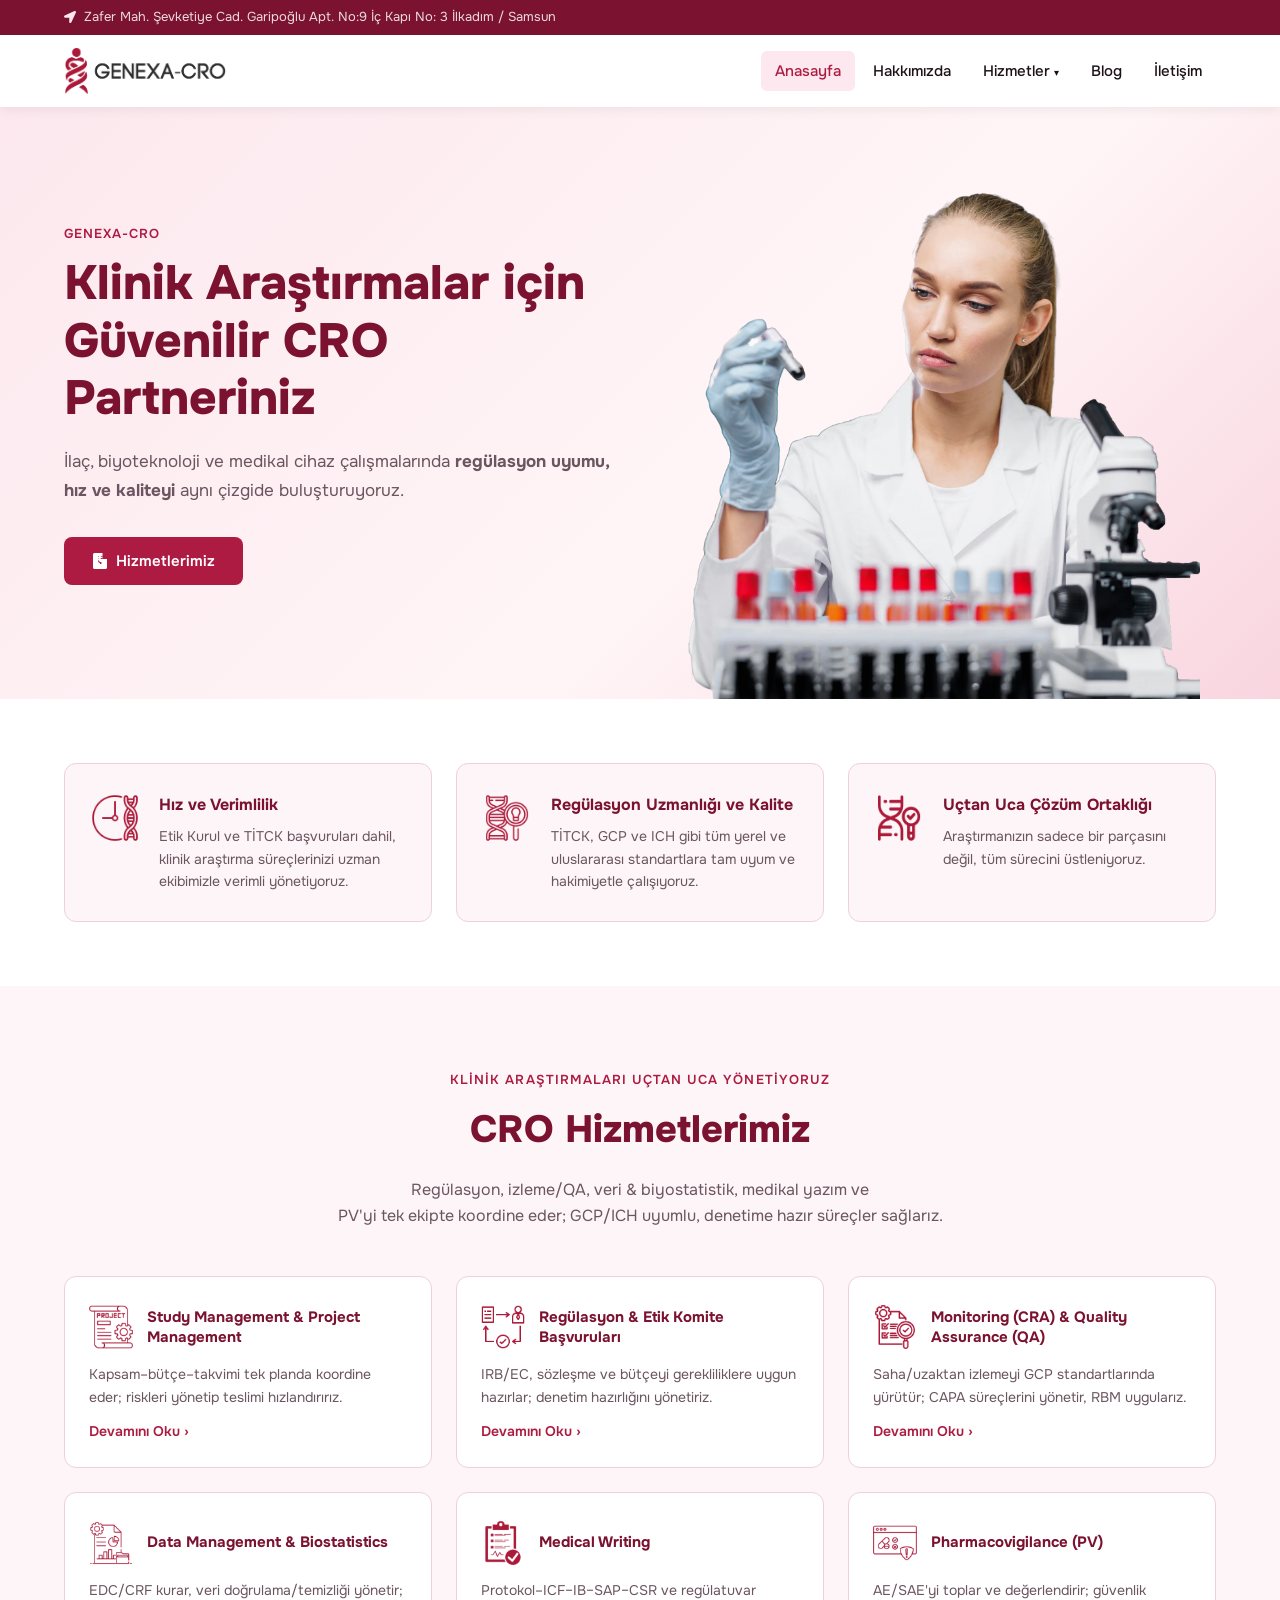
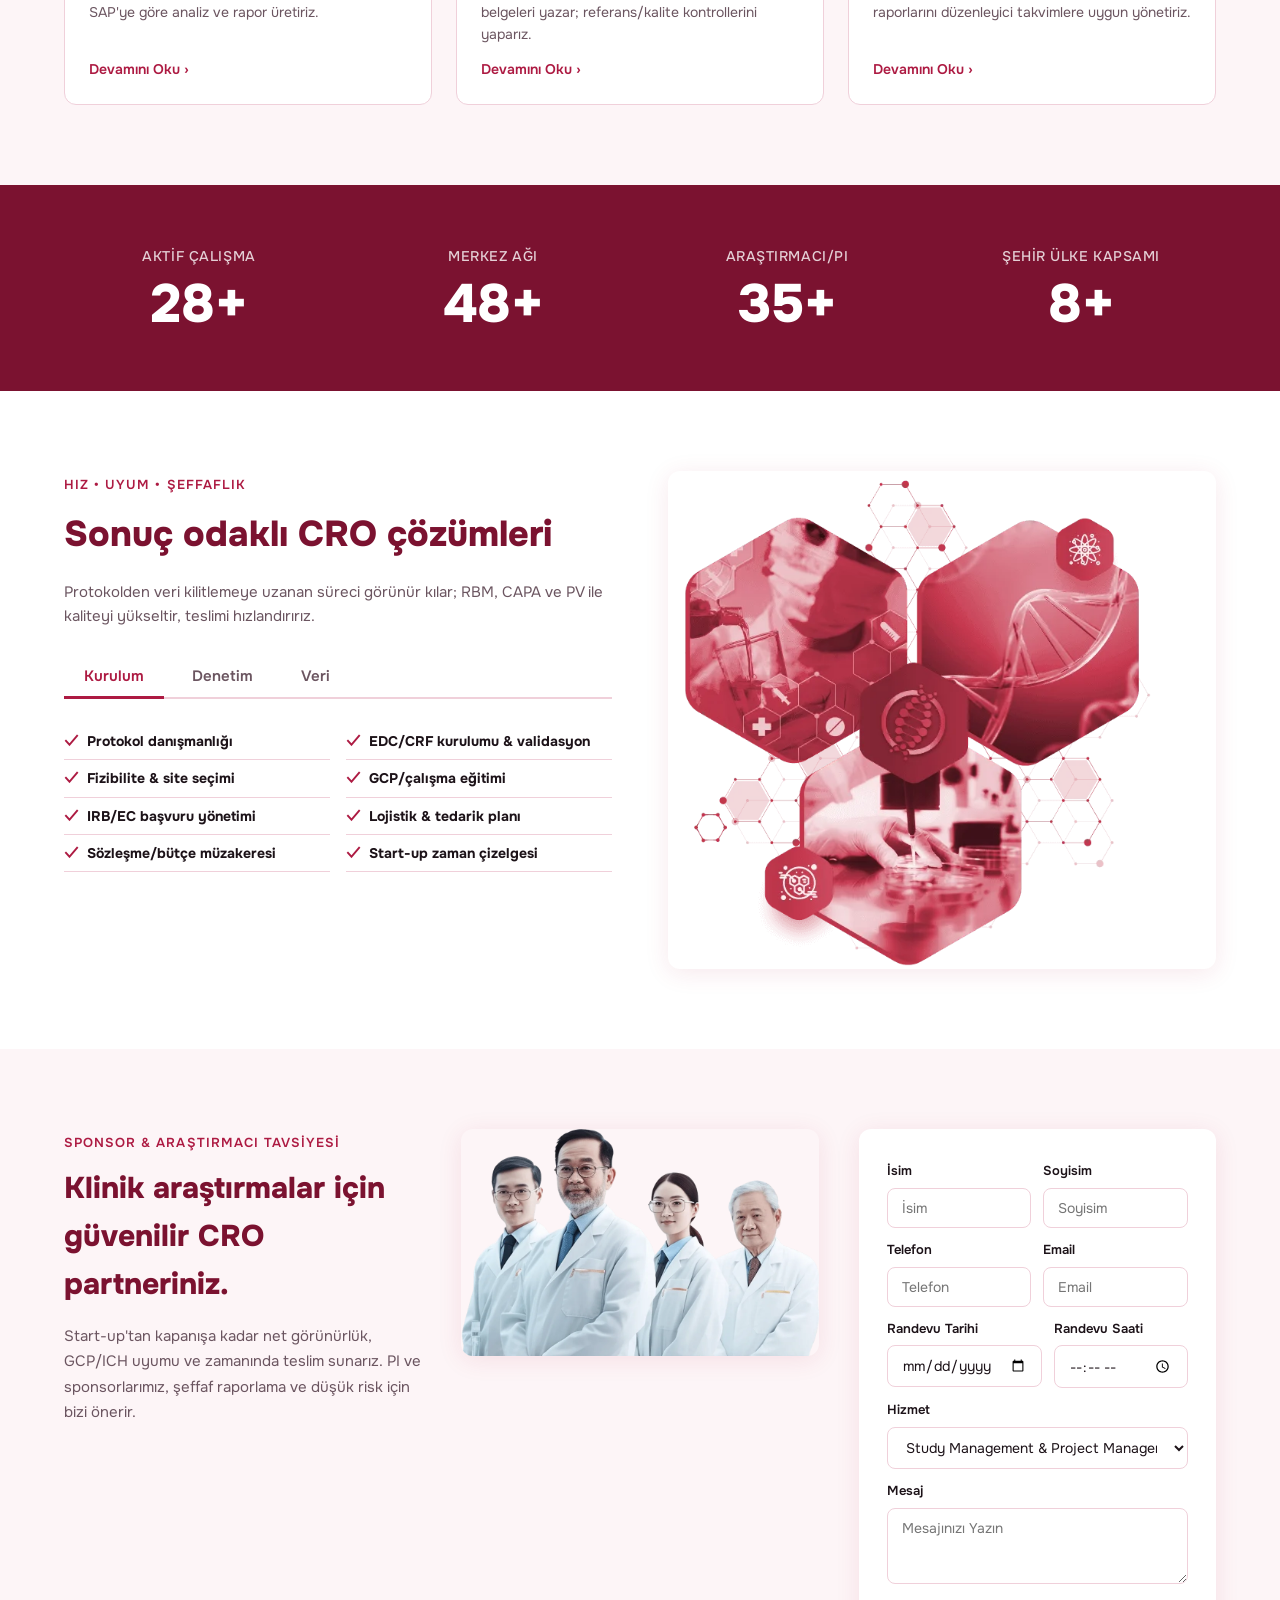
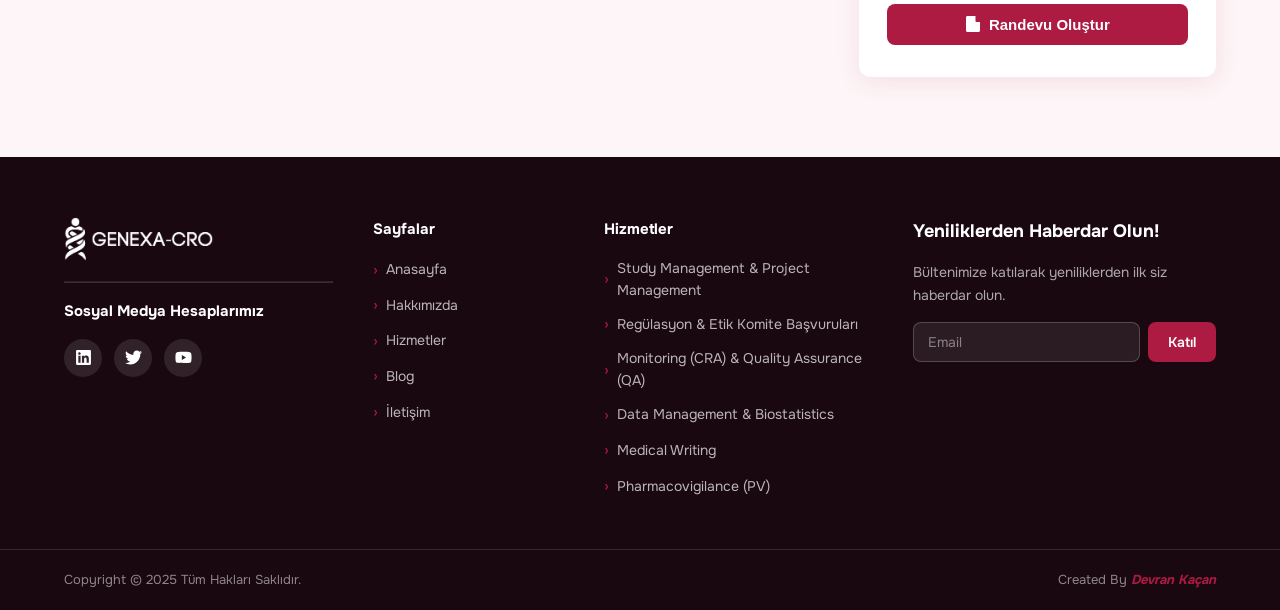
<file: index.html>
<!DOCTYPE html>
<html lang="tr">
<head>
  <meta charset="UTF-8" />
  <meta name="viewport" content="width=device-width, initial-scale=1" />
  <title>GENEXA CRO – Güvenilir CRO Partneriniz</title>
  <link rel="stylesheet" href="https://fonts.googleapis.com/css2?family=Onest:wght@300;400;500;600;700;800&family=Golos+Text:wght@400;500;600;700&display=swap" />
  <link rel="stylesheet" href="style.css" />
</head>
<body>

<!-- ========== HEADER ========== -->
<header id="masthead">
  <div class="header-top">
    <div class="container">
      <span class="header-address">
        <svg viewBox="0 0 512 512" xmlns="http://www.w3.org/2000/svg"><path d="M444.52 3.52L28.74 195.42c-47.97 22.39-31.98 92.75 19.19 92.75h175.91v175.91c0 51.17 70.36 67.17 92.75 19.19l191.9-415.78c15.99-38.39-25.59-79.97-63.97-63.97z"/></svg>
        Zafer Mah. Şevketiye Cad. Garipoğlu Apt. No:9 İç Kapı No: 3 İlkadım / Samsun
      </span>
    </div>
  </div>
  <div class="header-main">
    <div class="container header-inner">
      <a href="/" class="logo">
        <img src="images/gorsel_2025-11-05_171219518.webp" alt="GENEXA CRO" />
      </a>
      <nav class="nav-menu" id="navMenu">
        <ul>
          <li><a href="/" class="active">Anasayfa</a></li>
          <li><a href="hakkimizda">Hakkımızda</a></li>
          <li class="has-dropdown">
            <a href="hizmetler">Hizmetler <span class="caret">▾</span></a>
            <ul class="dropdown">
              <li><a href="study-management-project-management">Study Management &amp; Project Management</a></li>
              <li><a href="regulasyon-etik-komite-basvurulari">Regülasyon &amp; Etik Komite Başvuruları</a></li>
              <li><a href="monitoring-cra-quality-assurance-qa">Monitoring (CRA) &amp; Quality Assurance (QA)</a></li>
              <li><a href="medical-writing">Medical Writing</a></li>
              <li><a href="data-management-biostatistics">Data Management &amp; Biostatistics</a></li>
              <li><a href="pharmacovigilance-pv">Pharmacovigilance (PV)</a></li>
            </ul>
          </li>
          <li><a href="blog">Blog</a></li>
          <li><a href="iletisim">İletişim</a></li>
        </ul>
      </nav>
      <button class="burger" id="burger" aria-label="Menu Toggle">
        <span></span><span></span><span></span>
      </button>
    </div>
  </div>
</header>

<!-- ========== HERO ========== -->
<section class="hero">
  <div class="container hero-inner">
    <div class="hero-text">
      <span class="label">GENEXA-CRO</span>
      <h1>Klinik Araştırmalar için<br>Güvenilir CRO Partneriniz</h1>
      <p>İlaç, biyoteknoloji ve medikal cihaz çalışmalarında <strong>regülasyon uyumu, hız ve kaliteyi</strong> aynı çizgide buluşturuyoruz.</p>
      <a href="hizmetler" class="btn btn-primary">
        <svg viewBox="0 0 448 512" xmlns="http://www.w3.org/2000/svg"><path d="M0 464c0 26.5 21.5 48 48 48h352c26.5 0 48-21.5 48-48V192H336c-17.7 0-32-14.3-32-32V0H48C21.5 0 0 21.5 0 48v416zm160-352c0-8.8 7.2-16 16-16h128c8.8 0 16 7.2 16 16s-7.2 16-16 16H176c-8.8 0-16-7.2-16-16zm0 64c0-8.8 7.2-16 16-16h128c8.8 0 16 7.2 16 16s-7.2 16-16 16H176c-8.8 0-16-7.2-16-16zm96 204.8V352h-32v-35.2c-35.8-9.1-64-40.6-64-80.8h32c0 26.5 21.5 48 48 48s48-21.5 48-48c0-22.9-17-42.7-40-47v-80h32v-16h-16V80h-32v16h-16c-26.5 0-48 21.5-48 48v.1c0 31.7 20.9 57.9 49.1 67v39.3C245.1 254 272 279.9 272 312c0 40.2-28.2 71.7-64 80.8z"/></svg>
        Hizmetlerimiz
      </a>
    </div>
    <div class="hero-image">
      <img src="images/front-view-female-researcher-laboratory-with-test-tubes-scaled.webp" alt="Araştırmacı" />
    </div>
  </div>
</section>

<!-- ========== FEATURES ========== -->
<section class="features">
  <div class="container">
    <div class="features-grid stagger">
      <div class="feature-card reveal">
        <img src="images/Basliksiz-1.webp" alt="Hız" />
        <div class="feature-content">
          <h3>Hız ve Verimlilik</h3>
          <p>Etik Kurul ve TİTCK başvuruları dahil, klinik araştırma süreçlerinizi uzman ekibimizle verimli yönetiyoruz.</p>
        </div>
      </div>
      <div class="feature-card reveal">
        <img src="images/Basliksiz-2-1.webp" alt="Regülasyon" />
        <div class="feature-content">
          <h3>Regülasyon Uzmanlığı ve Kalite</h3>
          <p>TİTCK, GCP ve ICH gibi tüm yerel ve uluslararası standartlara tam uyum ve hakimiyetle çalışıyoruz.</p>
        </div>
      </div>
      <div class="feature-card reveal">
        <img src="images/Basliksiz-3-1.webp" alt="Çözüm" />
        <div class="feature-content">
          <h3>Uçtan Uca Çözüm Ortaklığı</h3>
          <p>Araştırmanızın sadece bir parçasını değil, tüm sürecini üstleniyoruz.</p>
        </div>
      </div>
    </div>
  </div>
</section>

<!-- ========== SERVICES ========== -->
<section class="services">
  <div class="container">
    <div class="section-header">
      <span class="label">Klinik araştırmaları uçtan uca yönetiyoruz</span>
      <h2>CRO Hizmetlerimiz</h2>
      <p>Regülasyon, izleme/QA, veri &amp; biyostatistik, medikal yazım ve<br>PV'yi tek ekipte koordine eder; GCP/ICH uyumlu, denetime hazır süreçler sağlarız.</p>
    </div>
    <div class="services-grid stagger">

      <div class="service-card reveal">
        <div class="service-top">
          <img src="images/Project-Management.webp" alt="Study Management" />
          <h3>Study Management &amp; Project Management</h3>
        </div>
        <p>Kapsam–bütçe–takvimi tek planda koordine eder; riskleri yönetip teslimi hızlandırırız.</p>
        <a href="study-management-project-management" class="btn-read">Devamını Oku ›</a>
      </div>

      <div class="service-card reveal">
        <div class="service-top">
          <img src="images/regulasyon.webp" alt="Regülasyon" />
          <h3>Regülasyon &amp; Etik Komite Başvuruları</h3>
        </div>
        <p>IRB/EC, sözleşme ve bütçeyi gerekliliklere uygun hazırlar; denetim hazırlığını yönetiriz.</p>
        <a href="regulasyon-etik-komite-basvurulari" class="btn-read">Devamını Oku ›</a>
      </div>

      <div class="service-card reveal">
        <div class="service-top">
          <img src="images/monitoring.webp" alt="Monitoring" />
          <h3>Monitoring (CRA) &amp; Quality Assurance (QA)</h3>
        </div>
        <p>Saha/uzaktan izlemeyi GCP standartlarında yürütür; CAPA süreçlerini yönetir, RBM uygularız.</p>
        <a href="monitoring-cra-quality-assurance-qa" class="btn-read">Devamını Oku ›</a>
      </div>

      <div class="service-card reveal">
        <div class="service-top">
          <img src="images/gradik.webp" alt="Data Management" />
          <h3>Data Management &amp; Biostatistics</h3>
        </div>
        <p>EDC/CRF kurar, veri doğrulama/temizliği yönetir; SAP'ye göre analiz ve rapor üretiriz.</p>
        <a href="data-management-biostatistics" class="btn-read">Devamını Oku ›</a>
      </div>

      <div class="service-card reveal">
        <div class="service-top">
          <img src="images/medikal.webp" alt="Medical Writing" />
          <h3>Medical Writing</h3>
        </div>
        <p>Protokol–ICF–IB–SAP–CSR ve regülatuvar belgeleri yazar; referans/kalite kontrollerini yaparız.</p>
        <a href="medical-writing" class="btn-read">Devamını Oku ›</a>
      </div>

      <div class="service-card reveal">
        <div class="service-top">
          <img src="images/ecza.webp" alt="Pharmacovigilance" />
          <h3>Pharmacovigilance (PV)</h3>
        </div>
        <p>AE/SAE'yi toplar ve değerlendirir; güvenlik raporlarını düzenleyici takvimlere uygun yönetiriz.</p>
        <a href="pharmacovigilance-pv" class="btn-read">Devamını Oku ›</a>
      </div>

    </div>
  </div>
</section>

<!-- ========== COUNTERS ========== -->
<section class="counters">
  <div class="container">
    <div class="counters-grid stagger">
      <div class="counter-item reveal-scale">
        <div class="counter-title">Aktif Çalışma</div>
        <div class="counter-number"><span class="count" data-target="72">0</span>+</div>
      </div>
      <div class="counter-item reveal-scale">
        <div class="counter-title">Merkez Ağı</div>
        <div class="counter-number"><span class="count" data-target="120">0</span>+</div>
      </div>
      <div class="counter-item reveal-scale">
        <div class="counter-title">Araştırmacı/PI</div>
        <div class="counter-number"><span class="count" data-target="90">0</span>+</div>
      </div>
      <div class="counter-item reveal-scale">
        <div class="counter-title">Şehir Ülke Kapsamı</div>
        <div class="counter-number"><span class="count" data-target="20">0</span>+</div>
      </div>
    </div>
  </div>
</section>

<!-- ========== TABS SECTION ========== -->
<section class="tabs-section">
  <div class="container tabs-inner">
    <div class="tabs-left">
      <span class="label">Hız • Uyum • Şeffaflık</span>
      <h2>Sonuç odaklı CRO çözümleri</h2>
      <p>Protokolden veri kilitlemeye uzanan süreci görünür kılar; RBM, CAPA ve PV ile kaliteyi yükseltir, teslimi hızlandırırız.</p>

      <div class="tabs">
        <div class="tab-buttons">
          <button class="tab-btn active" data-tab="kurulum">Kurulum</button>
          <button class="tab-btn" data-tab="denetim">Denetim</button>
          <button class="tab-btn" data-tab="veri">Veri</button>
        </div>

        <div class="tab-content active" id="kurulum">
          <div class="tab-cols">
            <ul>
              <li><strong>Protokol danışmanlığı</strong></li>
              <li><strong>Fizibilite &amp; site seçimi</strong></li>
              <li><strong>IRB/EC başvuru yönetimi</strong></li>
              <li><strong>Sözleşme/bütçe müzakeresi</strong></li>
            </ul>
            <ul>
              <li><strong>EDC/CRF kurulumu &amp; validasyon</strong></li>
              <li><strong>GCP/çalışma eğitimi</strong></li>
              <li><strong>Lojistik &amp; tedarik planı</strong></li>
              <li><strong>Start-up zaman çizelgesi</strong></li>
            </ul>
          </div>
        </div>

        <div class="tab-content" id="denetim">
          <div class="tab-cols">
            <ul>
              <li><strong>RBM stratejisi &amp; planı</strong></li>
              <li><strong>Saha/uzaktan izleme (CRA)</strong></li>
              <li><strong>Kaynak belge (SDV) kontrolü</strong></li>
              <li><strong>Deviation yönetimi</strong></li>
            </ul>
            <ul>
              <li><strong>CAPA planı &amp; takibi</strong></li>
              <li><strong>Merkez/vendor denetimleri</strong></li>
              <li><strong>Eğitim &amp; kalite brifingleri</strong></li>
              <li><strong>Close-out &amp; arşiv hazırlığı</strong></li>
            </ul>
          </div>
        </div>

        <div class="tab-content" id="veri">
          <div class="tab-cols">
            <ul>
              <li><strong>Veri yönetim planı (DMP)</strong></li>
              <li><strong>Veri temizliği &amp; coding</strong></li>
              <li><strong>Veritabanı kilitleme (DBL)</strong></li>
              <li><strong>SAP &amp; istatistik analiz</strong></li>
            </ul>
            <ul>
              <li><strong>PV izleme &amp; raporlama</strong></li>
              <li><strong>Ara/nihai rapor, tablolar</strong></li>
              <li><strong>Regülatör dosya hazırlığı</strong></li>
            </ul>
          </div>
        </div>
      </div>
    </div>

    <div class="tabs-right">
      <img src="images/gorsel_2025-11-06_090458486.webp" alt="CRO Süreçleri" />
    </div>
  </div>
</section>

<!-- ========== CONTACT / APPOINTMENT ========== -->
<section class="contact-section">
  <div class="container contact-inner">

    <div class="contact-left">
      <span class="label">Sponsor &amp; Araştırmacı Tavsiyesi</span>
      <h2>Klinik araştırmalar için güvenilir CRO partneriniz.</h2>
      <p>Start-up'tan kapanışa kadar net görünürlük, GCP/ICH uyumu ve zamanında teslim sunarız. PI ve sponsorlarımız, şeffaf raporlama ve düşük risk için bizi önerir.</p>
    </div>

    <div class="contact-image">
      <img src="images/gorsel_2025-11-06_093248950.webp" alt="Klinik araştırma" />
    </div>

    <div class="contact-form-wrap">
      <form class="contact-form" onsubmit="return false;">
        <div class="form-row">
          <div class="form-group">
            <label>İsim</label>
            <input type="text" placeholder="İsim" required />
          </div>
          <div class="form-group">
            <label>Soyisim</label>
            <input type="text" placeholder="Soyisim" required />
          </div>
        </div>
        <div class="form-row">
          <div class="form-group">
            <label>Telefon</label>
            <input type="tel" placeholder="Telefon" required />
          </div>
          <div class="form-group">
            <label>Email</label>
            <input type="email" placeholder="Email" required />
          </div>
        </div>
        <div class="form-row">
          <div class="form-group">
            <label>Randevu Tarihi</label>
            <input type="date" required />
          </div>
          <div class="form-group">
            <label>Randevu Saati</label>
            <input type="time" required />
          </div>
        </div>
        <div class="form-group full">
          <label>Hizmet</label>
          <select required>
            <option>Study Management &amp; Project Management</option>
            <option>Regülasyon &amp; Etik Komite Başvuruları</option>
            <option>Monitoring (CRA) &amp; Quality Assurance (QA)</option>
            <option>Data Management &amp; Biostatistics</option>
            <option>Medical Writing</option>
            <option>Pharmacovigilance (PV)</option>
          </select>
        </div>
        <div class="form-group full">
          <label>Mesaj</label>
          <textarea rows="3" placeholder="Mesajınızı Yazın"></textarea>
        </div>
        <button type="submit" class="btn btn-primary full-width">
          <svg viewBox="0 0 448 512" xmlns="http://www.w3.org/2000/svg"><path d="M0 464c0 26.5 21.5 48 48 48h352c26.5 0 48-21.5 48-48V192H336c-17.7 0-32-14.3-32-32V0H48C21.5 0 0 21.5 0 48v416z"/></svg>
          Randevu Oluştur
        </button>
      </form>
    </div>

  </div>
</section>

<!-- ========== FOOTER ========== -->
<footer id="colophon">
  <div class="footer-main">
    <div class="container footer-grid">

      <div class="footer-col">
        <img src="images/gorsel_2025-11-05_171219518.webp" alt="GENEXA CRO" class="footer-logo" />
        <hr />
        <h5>Sosyal Medya Hesaplarımız</h5>
        <div class="social-icons">
          <a href="#" target="_blank" class="social-icon" aria-label="LinkedIn">
            <svg viewBox="0 0 448 512" xmlns="http://www.w3.org/2000/svg"><path d="M416 32H31.9C14.3 32 0 46.5 0 64.3v383.4C0 465.5 14.3 480 31.9 480H416c17.6 0 32-14.5 32-32.3V64.3c0-17.8-14.4-32.3-32-32.3zM135.4 416H69V202.2h66.5V416zm-33.2-243c-21.3 0-38.5-17.3-38.5-38.5S80.9 96 102.2 96c21.2 0 38.5 17.3 38.5 38.5 0 21.3-17.2 38.5-38.5 38.5zm282.1 243h-66.4V312c0-24.8-.5-56.7-34.5-56.7-34.6 0-39.9 27-39.9 54.9V416h-66.4V202.2h63.7v29.2h.9c8.9-16.8 30.6-34.5 62.9-34.5 67.2 0 79.7 44.3 79.7 101.9V416z"/></svg>
          </a>
          <a href="#" target="_blank" class="social-icon" aria-label="Twitter">
            <svg viewBox="0 0 512 512" xmlns="http://www.w3.org/2000/svg"><path d="M459.37 151.716c.325 4.548.325 9.097.325 13.645 0 138.72-105.583 298.558-298.558 298.558-59.452 0-114.68-17.219-161.137-47.106 8.447.974 16.568 1.299 25.34 1.299 49.055 0 94.213-16.568 130.274-44.832-46.132-.975-84.792-31.188-98.112-72.772 6.498.974 12.995 1.624 19.818 1.624 9.421 0 18.843-1.3 27.614-3.573-48.081-9.747-84.143-51.98-84.143-102.985v-1.299c13.969 7.797 30.214 12.67 47.431 13.319-28.264-18.843-46.781-51.005-46.781-87.391 0-19.492 5.197-37.36 14.294-52.954 51.655 63.675 129.3 105.258 216.365 109.807-1.624-7.797-2.599-15.918-2.599-24.04 0-57.828 46.782-104.934 104.934-104.934 30.213 0 57.502 12.67 76.67 33.137 23.715-4.548 46.456-13.32 66.599-25.34-7.798 24.366-24.366 44.833-46.132 57.827 21.117-2.273 41.584-8.122 60.426-16.243-14.292 20.791-32.161 39.308-52.628 54.253z"/></svg>
          </a>
          <a href="#" target="_blank" class="social-icon" aria-label="YouTube">
            <svg viewBox="0 0 576 512" xmlns="http://www.w3.org/2000/svg"><path d="M549.655 124.083c-6.281-23.65-24.787-42.276-48.284-48.597C458.781 64 288 64 288 64S117.22 64 74.629 75.486c-23.497 6.322-42.003 24.947-48.284 48.597-11.412 42.867-11.412 132.305-11.412 132.305s0 89.438 11.412 132.305c6.281 23.65 24.787 41.5 48.284 47.821C117.22 448 288 448 288 448s170.78 0 213.371-11.486c23.497-6.321 42.003-24.171 48.284-47.821 11.412-42.867 11.412-132.305 11.412-132.305s0-89.438-11.412-132.305zm-317.51 213.508V175.185l142.739 81.205-142.739 81.201z"/></svg>
          </a>
        </div>
      </div>

      <div class="footer-col">
        <h5>Sayfalar</h5>
        <ul class="footer-links">
          <li><a href="/">Anasayfa</a></li>
          <li><a href="hakkimizda">Hakkımızda</a></li>
          <li><a href="hizmetler">Hizmetler</a></li>
          <li><a href="blog">Blog</a></li>
          <li><a href="iletisim">İletişim</a></li>
        </ul>
      </div>

      <div class="footer-col">
        <h5>Hizmetler</h5>
        <ul class="footer-links">
          <li><a href="study-management-project-management">Study Management &amp; Project Management</a></li>
          <li><a href="regulasyon-etik-komite-basvurulari">Regülasyon &amp; Etik Komite Başvuruları</a></li>
          <li><a href="monitoring-cra-quality-assurance-qa">Monitoring (CRA) &amp; Quality Assurance (QA)</a></li>
          <li><a href="data-management-biostatistics">Data Management &amp; Biostatistics</a></li>
          <li><a href="medical-writing">Medical Writing</a></li>
          <li><a href="pharmacovigilance-pv">Pharmacovigilance (PV)</a></li>
        </ul>
      </div>

      <div class="footer-col">
        <h4>Yeniliklerden Haberdar Olun!</h4>
        <p>Bültenimize katılarak yeniliklerden ilk siz haberdar olun.</p>
        <form class="newsletter-form" onsubmit="return false;">
          <input type="email" placeholder="Email" required />
          <button type="submit">Katıl</button>
        </form>
      </div>

    </div>
  </div>

  <div class="footer-bottom">
    <div class="container footer-bottom-inner">
      <span>Copyright © 2025 Tüm Hakları Saklıdır.</span>
      <span>Created By <em><strong><a href="http://devrankacan.com/" target="_blank">Devran Kaçan</a></strong></em></span>
    </div>
  </div>
</footer>

<script src="script.js"></script>
</body>
</html>
</file>
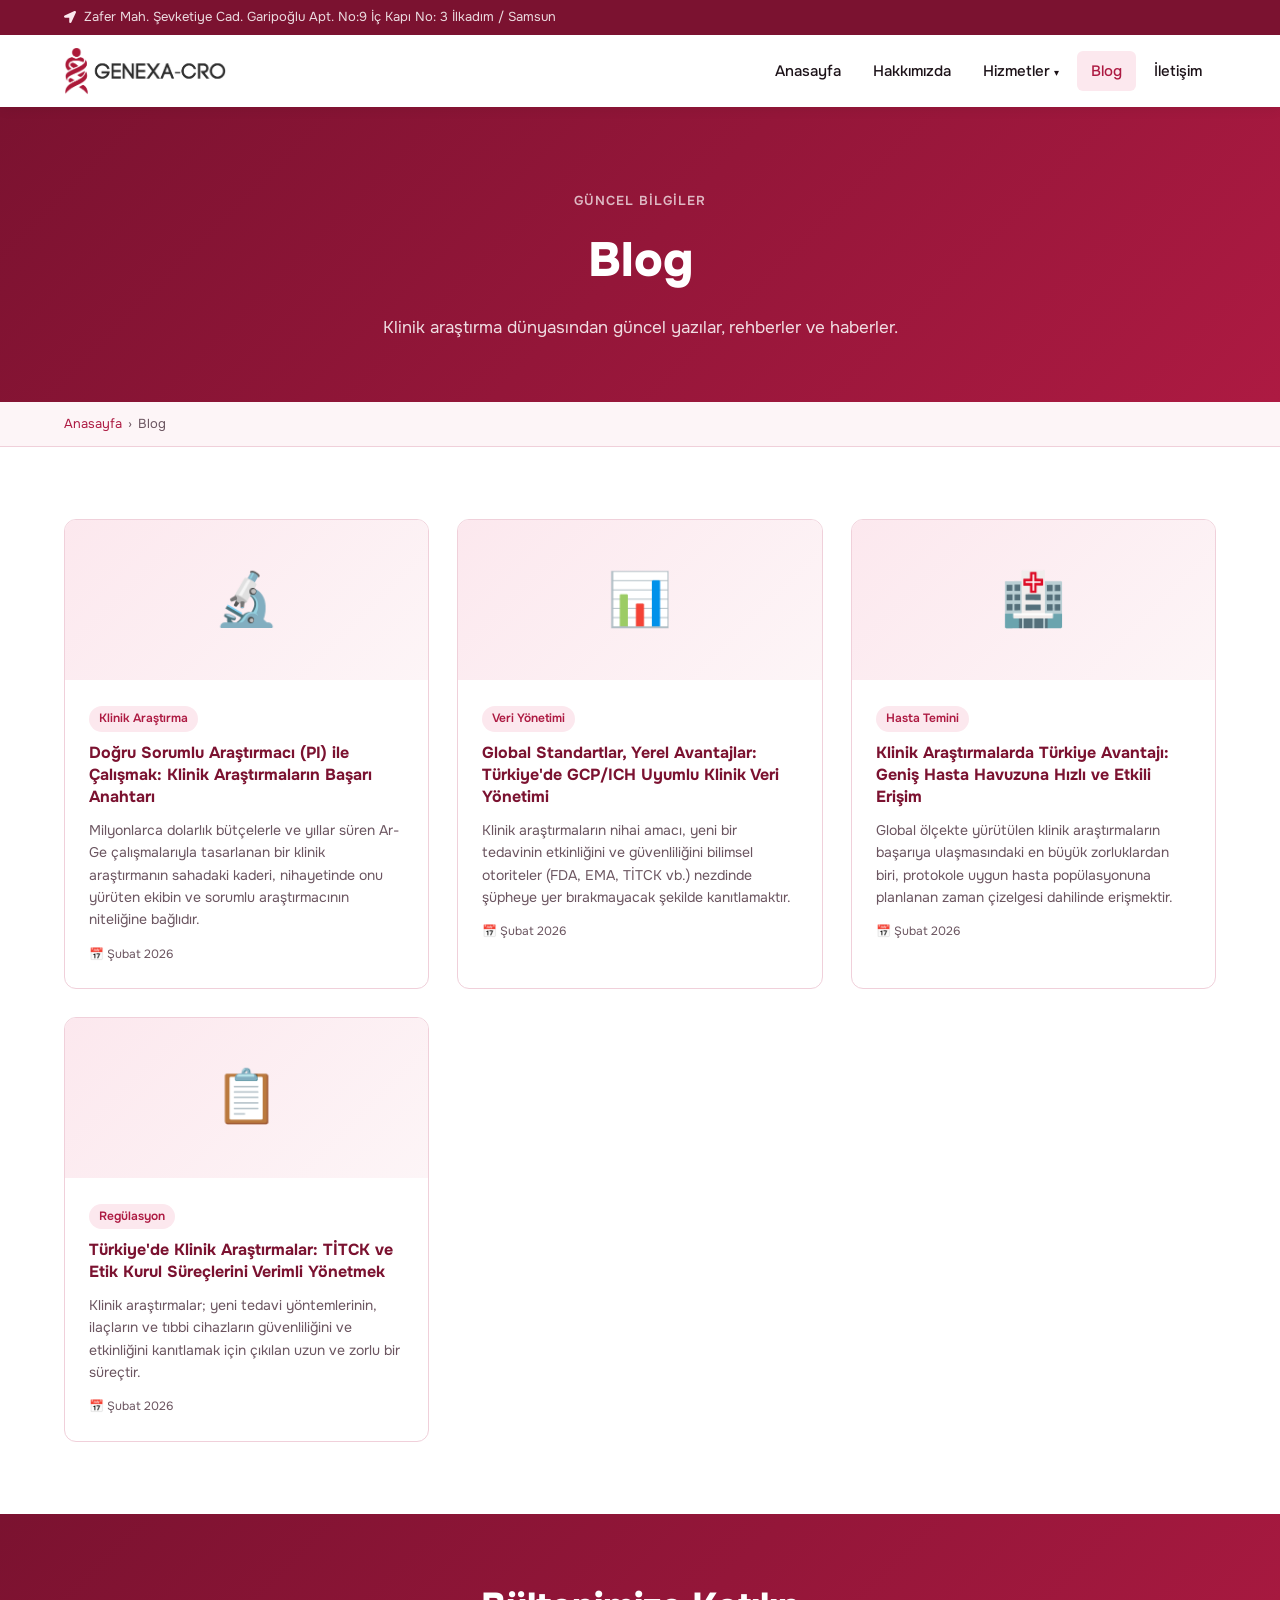
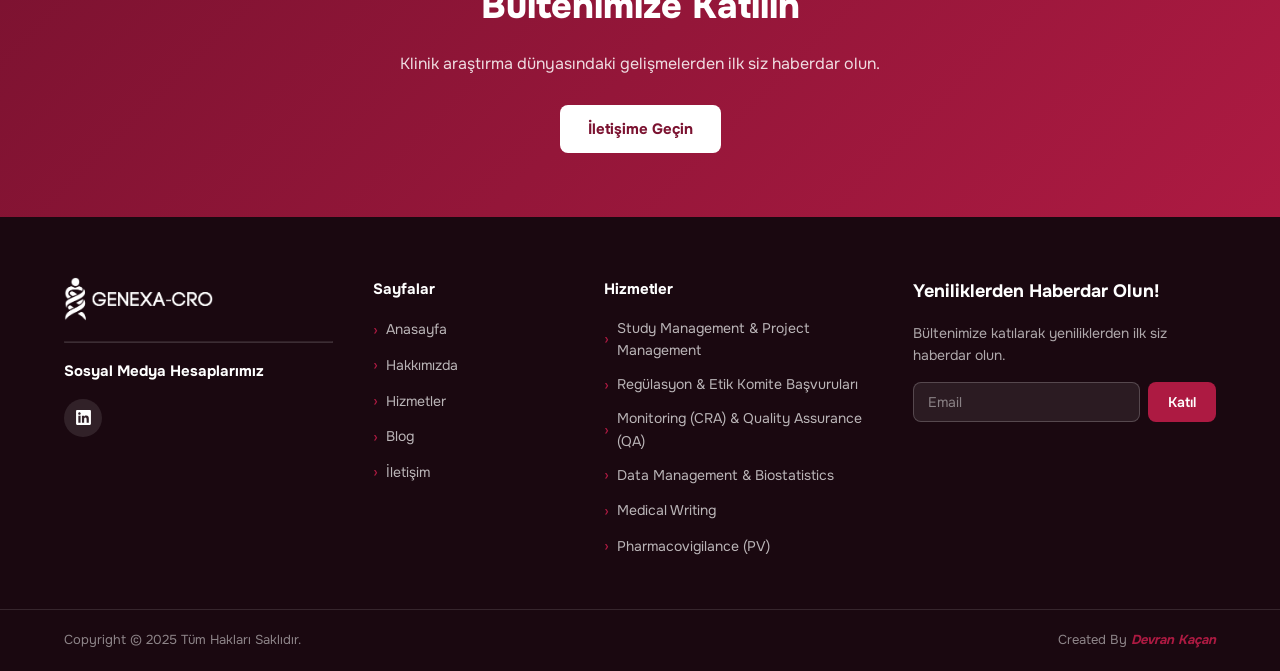
<file: blog.html>
<!DOCTYPE html>
<html lang="tr">
<head>
  <meta charset="UTF-8" /><meta name="viewport" content="width=device-width, initial-scale=1" />
  <title>Blog – GENEXA CRO</title>
  <link rel="stylesheet" href="https://fonts.googleapis.com/css2?family=Onest:wght@300;400;500;600;700;800&display=swap" />
  <link rel="stylesheet" href="style.css" />
</head>
<body>
<header id="masthead">
  <div class="header-top"><div class="container"><span class="header-address"><svg viewBox="0 0 512 512" xmlns="http://www.w3.org/2000/svg"><path d="M444.52 3.52L28.74 195.42c-47.97 22.39-31.98 92.75 19.19 92.75h175.91v175.91c0 51.17 70.36 67.17 92.75 19.19l191.9-415.78c15.99-38.39-25.59-79.97-63.97-63.97z"/></svg>Zafer Mah. Şevketiye Cad. Garipoğlu Apt. No:9 İç Kapı No: 3 İlkadım / Samsun</span></div></div>
  <div class="header-main"><div class="container header-inner">
    <a href="/" class="logo"><img src="images/gorsel_2025-11-05_171219518.webp" alt="GENEXA CRO" /></a>
    <nav class="nav-menu" id="navMenu"><ul>
      <li><a href="/">Anasayfa</a></li>
      <li><a href="hakkimizda">Hakkımızda</a></li>
      <li class="has-dropdown"><a href="hizmetler">Hizmetler <span class="caret">▾</span></a>
        <ul class="dropdown">
          <li><a href="study-management-project-management">Study Management &amp; Project Management</a></li>
          <li><a href="regulasyon-etik-komite-basvurulari">Regülasyon &amp; Etik Komite Başvuruları</a></li>
          <li><a href="monitoring-cra-quality-assurance-qa">Monitoring (CRA) &amp; Quality Assurance (QA)</a></li>
          <li><a href="medical-writing">Medical Writing</a></li>
          <li><a href="data-management-biostatistics">Data Management &amp; Biostatistics</a></li>
          <li><a href="pharmacovigilance-pv">Pharmacovigilance (PV)</a></li>
        </ul>
      </li>
      <li><a href="blog" class="active">Blog</a></li>
      <li><a href="iletisim">İletişim</a></li>
    </ul></nav>
    <button class="burger" id="burger" aria-label="Menu"><span></span><span></span><span></span></button>
  </div></div>
</header>

<section class="page-hero">
  <div class="container">
    <span class="label">Güncel Bilgiler</span>
    <h1>Blog</h1>
    <p>Klinik araştırma dünyasından güncel yazılar, rehberler ve haberler.</p>
  </div>
</section>
<div class="breadcrumb"><div class="container"><a href="/">Anasayfa</a><span>›</span>Blog</div></div>

<section class="content-section">
  <div class="container">
    <div class="blog-grid stagger">

      <div class="blog-card reveal">
        <div class="blog-card-img">🔬</div>
        <div class="blog-card-body">
          <span class="blog-tag">Klinik Araştırma</span>
          <h3>Doğru Sorumlu Araştırmacı (PI) ile Çalışmak: Klinik Araştırmaların Başarı Anahtarı</h3>
          <p>Milyonlarca dolarlık bütçelerle ve yıllar süren Ar-Ge çalışmalarıyla tasarlanan bir klinik araştırmanın sahadaki kaderi, nihayetinde onu yürüten ekibin ve sorumlu araştırmacının niteliğine bağlıdır.</p>
          <div class="blog-meta">📅 Şubat 2026</div>
        </div>
      </div>

      <div class="blog-card reveal">
        <div class="blog-card-img">📊</div>
        <div class="blog-card-body">
          <span class="blog-tag">Veri Yönetimi</span>
          <h3>Global Standartlar, Yerel Avantajlar: Türkiye'de GCP/ICH Uyumlu Klinik Veri Yönetimi</h3>
          <p>Klinik araştırmaların nihai amacı, yeni bir tedavinin etkinliğini ve güvenliliğini bilimsel otoriteler (FDA, EMA, TİTCK vb.) nezdinde şüpheye yer bırakmayacak şekilde kanıtlamaktır.</p>
          <div class="blog-meta">📅 Şubat 2026</div>
        </div>
      </div>

      <div class="blog-card reveal">
        <div class="blog-card-img">🏥</div>
        <div class="blog-card-body">
          <span class="blog-tag">Hasta Temini</span>
          <h3>Klinik Araştırmalarda Türkiye Avantajı: Geniş Hasta Havuzuna Hızlı ve Etkili Erişim</h3>
          <p>Global ölçekte yürütülen klinik araştırmaların başarıya ulaşmasındaki en büyük zorluklardan biri, protokole uygun hasta popülasyonuna planlanan zaman çizelgesi dahilinde erişmektir.</p>
          <div class="blog-meta">📅 Şubat 2026</div>
        </div>
      </div>

      <div class="blog-card reveal">
        <div class="blog-card-img">📋</div>
        <div class="blog-card-body">
          <span class="blog-tag">Regülasyon</span>
          <h3>Türkiye'de Klinik Araştırmalar: TİTCK ve Etik Kurul Süreçlerini Verimli Yönetmek</h3>
          <p>Klinik araştırmalar; yeni tedavi yöntemlerinin, ilaçların ve tıbbi cihazların güvenliliğini ve etkinliğini kanıtlamak için çıkılan uzun ve zorlu bir süreçtir.</p>
          <div class="blog-meta">📅 Şubat 2026</div>
        </div>
      </div>

    </div>
  </div>
</section>

<section class="cta-banner">
  <div class="container">
    <h2>Bültenimize Katılın</h2>
    <p>Klinik araştırma dünyasındaki gelişmelerden ilk siz haberdar olun.</p>
    <a href="iletisim" class="btn btn-white">İletişime Geçin</a>
  </div>
</section>

<footer id="colophon">
  <div class="footer-main"><div class="container footer-grid">
    <div class="footer-col"><img src="images/gorsel_2025-11-05_171219518.webp" alt="GENEXA CRO" class="footer-logo" /><hr /><h5>Sosyal Medya Hesaplarımız</h5><div class="social-icons"><a href="#" class="social-icon"><svg viewBox="0 0 448 512" xmlns="http://www.w3.org/2000/svg"><path d="M416 32H31.9C14.3 32 0 46.5 0 64.3v383.4C0 465.5 14.3 480 31.9 480H416c17.6 0 32-14.5 32-32.3V64.3c0-17.8-14.4-32.3-32-32.3zM135.4 416H69V202.2h66.5V416zm-33.2-243c-21.3 0-38.5-17.3-38.5-38.5S80.9 96 102.2 96c21.2 0 38.5 17.3 38.5 38.5 0 21.3-17.2 38.5-38.5 38.5zm282.1 243h-66.4V312c0-24.8-.5-56.7-34.5-56.7-34.6 0-39.9 27-39.9 54.9V416h-66.4V202.2h63.7v29.2h.9c8.9-16.8 30.6-34.5 62.9-34.5 67.2 0 79.7 44.3 79.7 101.9V416z"/></svg></a></div></div>
    <div class="footer-col"><h5>Sayfalar</h5><ul class="footer-links"><li><a href="/">Anasayfa</a></li><li><a href="hakkimizda">Hakkımızda</a></li><li><a href="hizmetler">Hizmetler</a></li><li><a href="blog">Blog</a></li><li><a href="iletisim">İletişim</a></li></ul></div>
    <div class="footer-col"><h5>Hizmetler</h5><ul class="footer-links"><li><a href="study-management-project-management">Study Management &amp; Project Management</a></li><li><a href="regulasyon-etik-komite-basvurulari">Regülasyon &amp; Etik Komite Başvuruları</a></li><li><a href="monitoring-cra-quality-assurance-qa">Monitoring (CRA) &amp; Quality Assurance (QA)</a></li><li><a href="data-management-biostatistics">Data Management &amp; Biostatistics</a></li><li><a href="medical-writing">Medical Writing</a></li><li><a href="pharmacovigilance-pv">Pharmacovigilance (PV)</a></li></ul></div>
    <div class="footer-col"><h4>Yeniliklerden Haberdar Olun!</h4><p>Bültenimize katılarak yeniliklerden ilk siz haberdar olun.</p><form class="newsletter-form" onsubmit="return false;"><input type="email" placeholder="Email" required /><button type="submit">Katıl</button></form></div>
  </div></div>
  <div class="footer-bottom"><div class="container footer-bottom-inner"><span>Copyright © 2025 Tüm Hakları Saklıdır.</span><span>Created By <em><strong><a href="http://devrankacan.com/" target="_blank">Devran Kaçan</a></strong></em></span></div></div>
</footer>
<script src="script.js"></script>
</body></html>
</file>
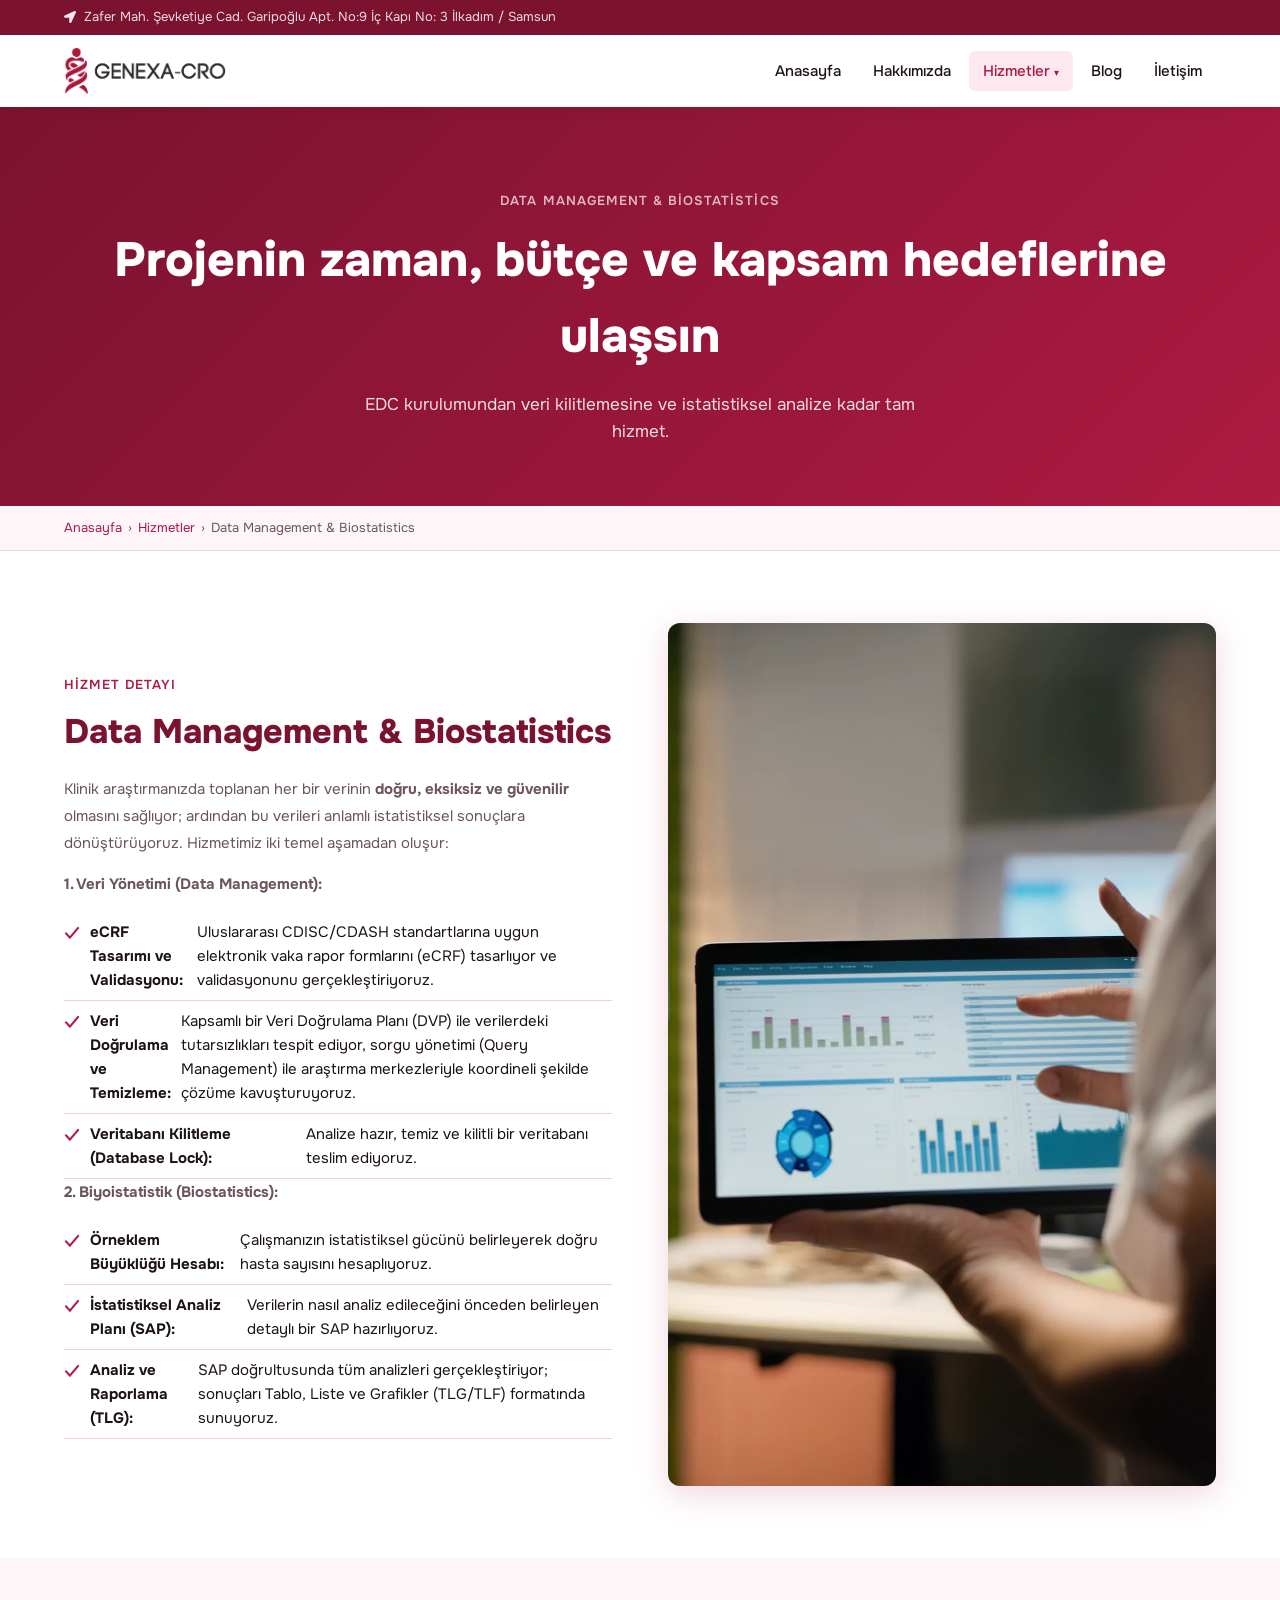
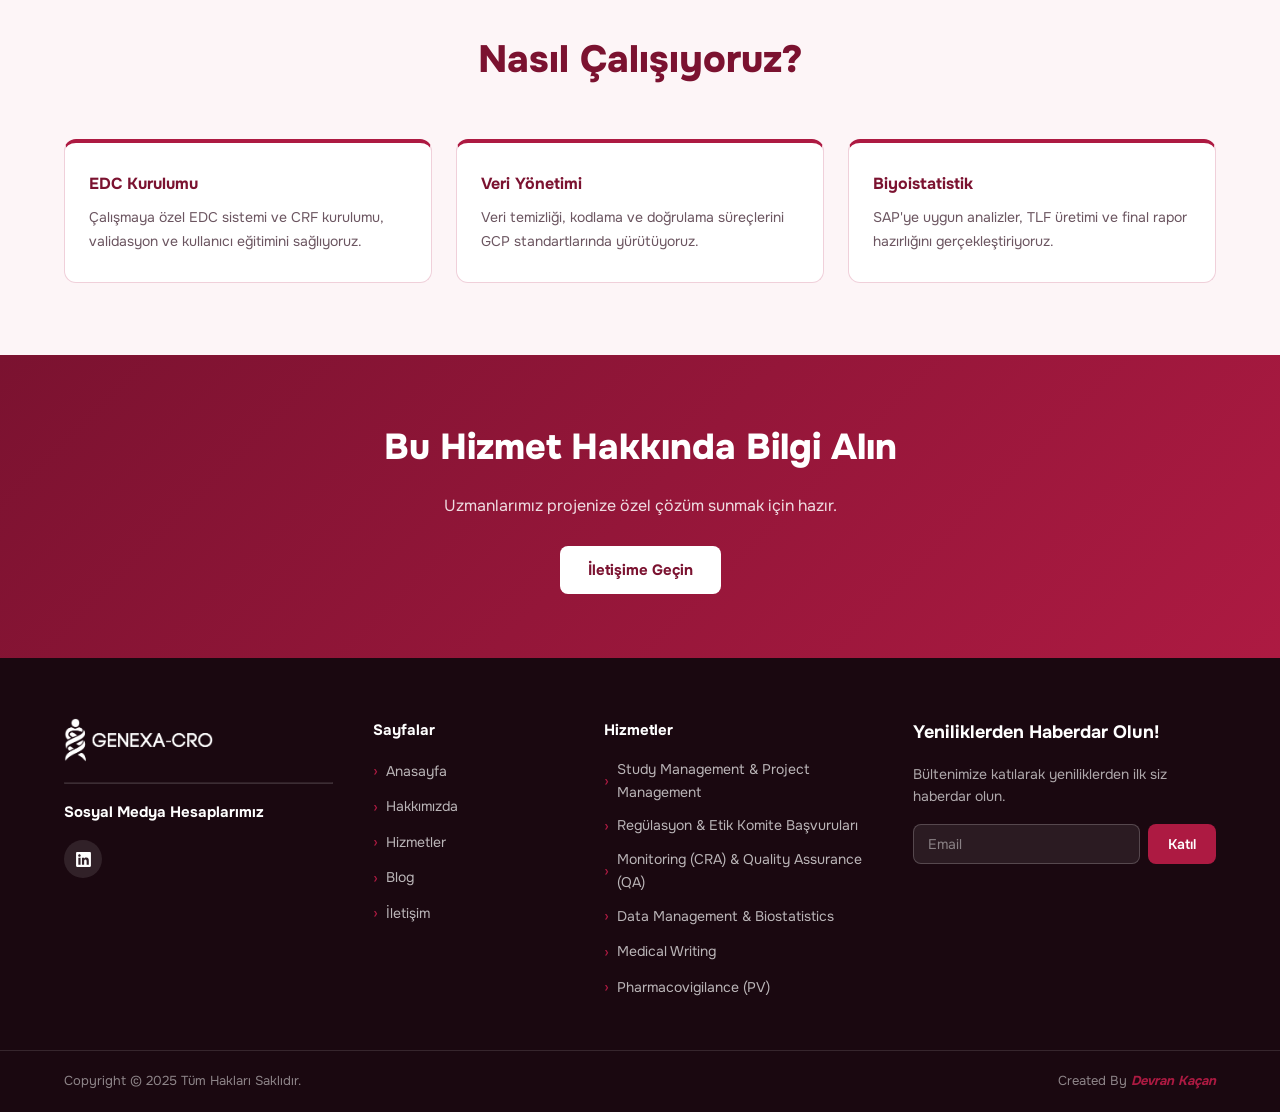
<file: data-management-biostatistics.html>
<!DOCTYPE html>
<html lang="tr">
<head>
  <meta charset="UTF-8" /><meta name="viewport" content="width=device-width, initial-scale=1" />
  <title>Data Management & Biostatistics – GENEXA CRO</title>
  <link rel="stylesheet" href="https://fonts.googleapis.com/css2?family=Onest:wght@300;400;500;600;700;800&display=swap" />
  <link rel="stylesheet" href="style.css" />
</head>
<body>
<header id="masthead">
  <div class="header-top"><div class="container"><span class="header-address"><svg viewBox="0 0 512 512" xmlns="http://www.w3.org/2000/svg"><path d="M444.52 3.52L28.74 195.42c-47.97 22.39-31.98 92.75 19.19 92.75h175.91v175.91c0 51.17 70.36 67.17 92.75 19.19l191.9-415.78c15.99-38.39-25.59-79.97-63.97-63.97z"/></svg>Zafer Mah. Şevketiye Cad. Garipoğlu Apt. No:9 İç Kapı No: 3 İlkadım / Samsun</span></div></div>
  <div class="header-main"><div class="container header-inner">
    <a href="/" class="logo"><img src="images/gorsel_2025-11-05_171219518.webp" alt="GENEXA CRO" /></a>
    <nav class="nav-menu" id="navMenu"><ul><li><a href="/">Anasayfa</a></li>
<li><a href="hakkimizda">Hakkımızda</a></li>
<li class="has-dropdown"><a href="hizmetler" class="active">Hizmetler <span class="caret">▾</span></a><ul class="dropdown">
          <li><a href="study-management-project-management">Study Management &amp; Project Management</a></li>
          <li><a href="regulasyon-etik-komite-basvurulari">Regülasyon &amp; Etik Komite Başvuruları</a></li>
          <li><a href="monitoring-cra-quality-assurance-qa">Monitoring (CRA) &amp; Quality Assurance (QA)</a></li>
          <li><a href="medical-writing">Medical Writing</a></li>
          <li><a href="data-management-biostatistics">Data Management &amp; Biostatistics</a></li>
          <li><a href="pharmacovigilance-pv">Pharmacovigilance (PV)</a></li>
        </ul></li>
<li><a href="blog">Blog</a></li>
<li><a href="iletisim">İletişim</a></li>
</ul></nav>
    <button class="burger" id="burger" aria-label="Menu"><span></span><span></span><span></span></button>
  </div></div>
</header>
<section class="page-hero">
  <div class="container">
    <span class="label">Data Management &amp; Biostatistics</span>
    <h1>Projenin zaman, bütçe ve kapsam hedeflerine ulaşsın</h1>
    <p>EDC kurulumundan veri kilitlemesine ve istatistiksel analize kadar tam hizmet.</p>
  </div>
</section>
<div class="breadcrumb"><div class="container"><a href="/">Anasayfa</a><span>›</span><a href="hizmetler">Hizmetler</a><span>›</span>Data Management &amp; Biostatistics</div></div>

<section class="content-section">
  <div class="container">
    <div class="two-col">
      <div class="content-text reveal-left">
        <span class="label">Hizmet Detayı</span>
        <h2>Data Management &amp; Biostatistics</h2>
        <p>Klinik araştırmanızda toplanan her bir verinin <strong>doğru, eksiksiz ve güvenilir</strong> olmasını sağlıyor; ardından bu verileri anlamlı istatistiksel sonuçlara dönüştürüyoruz. Hizmetimiz iki temel aşamadan oluşur:</p>
        <p><strong>1. Veri Yönetimi (Data Management):</strong></p>
        <ul>
          <li><strong>eCRF Tasarımı ve Validasyonu:</strong> Uluslararası CDISC/CDASH standartlarına uygun elektronik vaka rapor formlarını (eCRF) tasarlıyor ve validasyonunu gerçekleştiriyoruz.</li>
          <li><strong>Veri Doğrulama ve Temizleme:</strong> Kapsamlı bir Veri Doğrulama Planı (DVP) ile verilerdeki tutarsızlıkları tespit ediyor, sorgu yönetimi (Query Management) ile araştırma merkezleriyle koordineli şekilde çözüme kavuşturuyoruz.</li>
          <li><strong>Veritabanı Kilitleme (Database Lock):</strong> Analize hazır, temiz ve kilitli bir veritabanı teslim ediyoruz.</li>
        </ul>
        <p><strong>2. Biyoistatistik (Biostatistics):</strong></p>
        <ul>
          <li><strong>Örneklem Büyüklüğü Hesabı:</strong> Çalışmanızın istatistiksel gücünü belirleyerek doğru hasta sayısını hesaplıyoruz.</li>
          <li><strong>İstatistiksel Analiz Planı (SAP):</strong> Verilerin nasıl analiz edileceğini önceden belirleyen detaylı bir SAP hazırlıyoruz.</li>
          <li><strong>Analiz ve Raporlama (TLG):</strong> SAP doğrultusunda tüm analizleri gerçekleştiriyor; sonuçları Tablo, Liste ve Grafikler (TLG/TLF) formatında sunuyoruz.</li>
        </ul>
      </div>
      <div class="content-image reveal-right">
        <img src="images/gorsel.webp" alt="Data Management &amp; Biostatistics" />
      </div>
    </div>
  </div>
</section>

<section class="detail-section">
  <div class="container">
    <div class="section-header reveal"><h2>Nasıl Çalışıyoruz?</h2></div>
    <div class="detail-grid stagger" style="margin-top:32px;"><div class="detail-card reveal"><h3>EDC Kurulumu</h3><p>Çalışmaya özel EDC sistemi ve CRF kurulumu, validasyon ve kullanıcı eğitimini sağlıyoruz.</p></div>
<div class="detail-card reveal"><h3>Veri Yönetimi</h3><p>Veri temizliği, kodlama ve doğrulama süreçlerini GCP standartlarında yürütüyoruz.</p></div>
<div class="detail-card reveal"><h3>Biyoistatistik</h3><p>SAP'ye uygun analizler, TLF üretimi ve final rapor hazırlığını gerçekleştiriyoruz.</p></div>
</div>
  </div>
</section>

<section class="cta-banner">
  <div class="container">
    <h2>Bu Hizmet Hakkında Bilgi Alın</h2>
    <p>Uzmanlarımız projenize özel çözüm sunmak için hazır.</p>
    <a href="iletisim" class="btn btn-white">İletişime Geçin</a>
  </div>
</section>
<footer id="colophon">
  <div class="footer-main"><div class="container footer-grid">
    <div class="footer-col"><img src="images/gorsel_2025-11-05_171219518.webp" alt="GENEXA CRO" class="footer-logo" /><hr /><h5>Sosyal Medya Hesaplarımız</h5><div class="social-icons"><a href="#" class="social-icon"><svg viewBox="0 0 448 512" xmlns="http://www.w3.org/2000/svg"><path d="M416 32H31.9C14.3 32 0 46.5 0 64.3v383.4C0 465.5 14.3 480 31.9 480H416c17.6 0 32-14.5 32-32.3V64.3c0-17.8-14.4-32.3-32-32.3zM135.4 416H69V202.2h66.5V416zm-33.2-243c-21.3 0-38.5-17.3-38.5-38.5S80.9 96 102.2 96c21.2 0 38.5 17.3 38.5 38.5 0 21.3-17.2 38.5-38.5 38.5zm282.1 243h-66.4V312c0-24.8-.5-56.7-34.5-56.7-34.6 0-39.9 27-39.9 54.9V416h-66.4V202.2h63.7v29.2h.9c8.9-16.8 30.6-34.5 62.9-34.5 67.2 0 79.7 44.3 79.7 101.9V416z"/></svg></a></div></div>
    <div class="footer-col"><h5>Sayfalar</h5><ul class="footer-links"><li><a href="/">Anasayfa</a></li><li><a href="hakkimizda">Hakkımızda</a></li><li><a href="hizmetler">Hizmetler</a></li><li><a href="blog">Blog</a></li><li><a href="iletisim">İletişim</a></li></ul></div>
    <div class="footer-col"><h5>Hizmetler</h5><ul class="footer-links"><li><a href="study-management-project-management">Study Management &amp; Project Management</a></li><li><a href="regulasyon-etik-komite-basvurulari">Regülasyon &amp; Etik Komite Başvuruları</a></li><li><a href="monitoring-cra-quality-assurance-qa">Monitoring (CRA) &amp; Quality Assurance (QA)</a></li><li><a href="data-management-biostatistics">Data Management &amp; Biostatistics</a></li><li><a href="medical-writing">Medical Writing</a></li><li><a href="pharmacovigilance-pv">Pharmacovigilance (PV)</a></li></ul></div>
    <div class="footer-col"><h4>Yeniliklerden Haberdar Olun!</h4><p>Bültenimize katılarak yeniliklerden ilk siz haberdar olun.</p><form class="newsletter-form" onsubmit="return false;"><input type="email" placeholder="Email" required /><button type="submit">Katıl</button></form></div>
  </div></div>
  <div class="footer-bottom"><div class="container footer-bottom-inner"><span>Copyright © 2025 Tüm Hakları Saklıdır.</span><span>Created By <em><strong><a href="http://devrankacan.com/" target="_blank">Devran Kaçan</a></strong></em></span></div></div>
</footer>
<script src="script.js"></script>
</body></html>
</file>
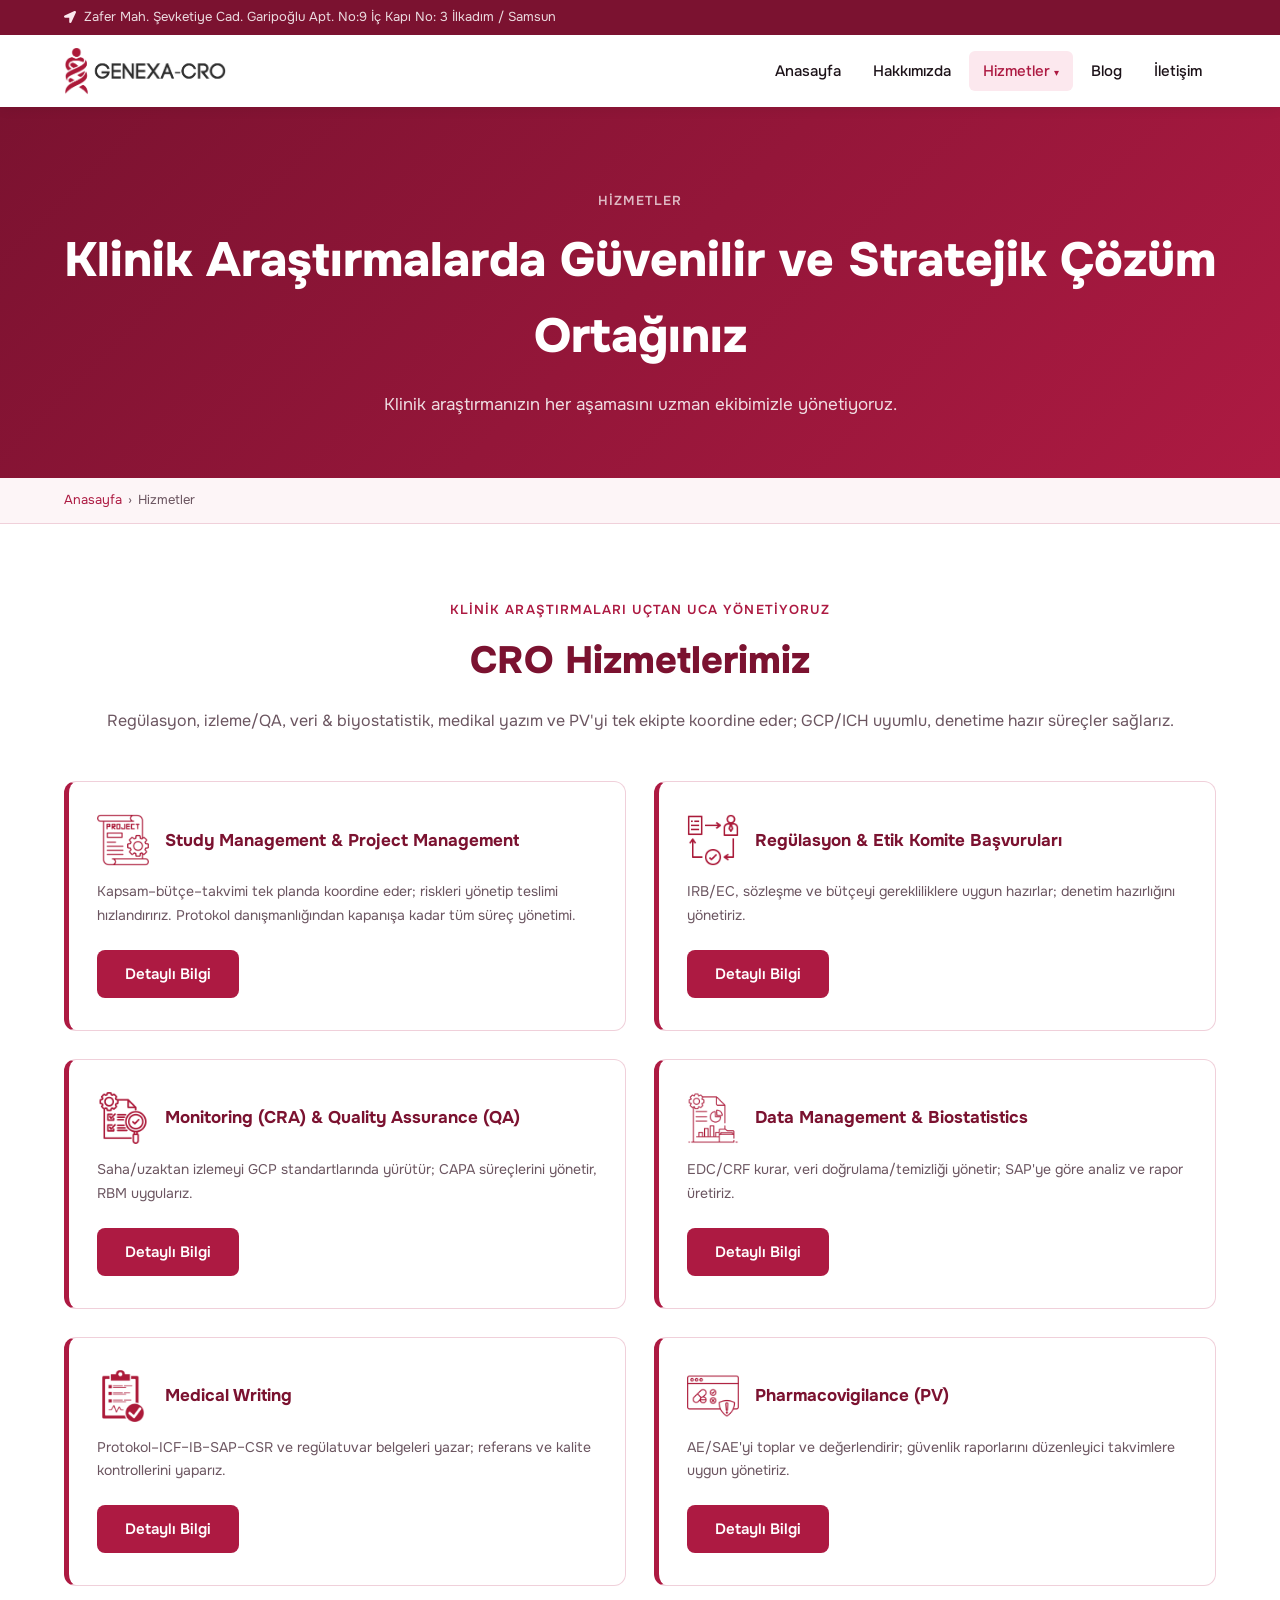
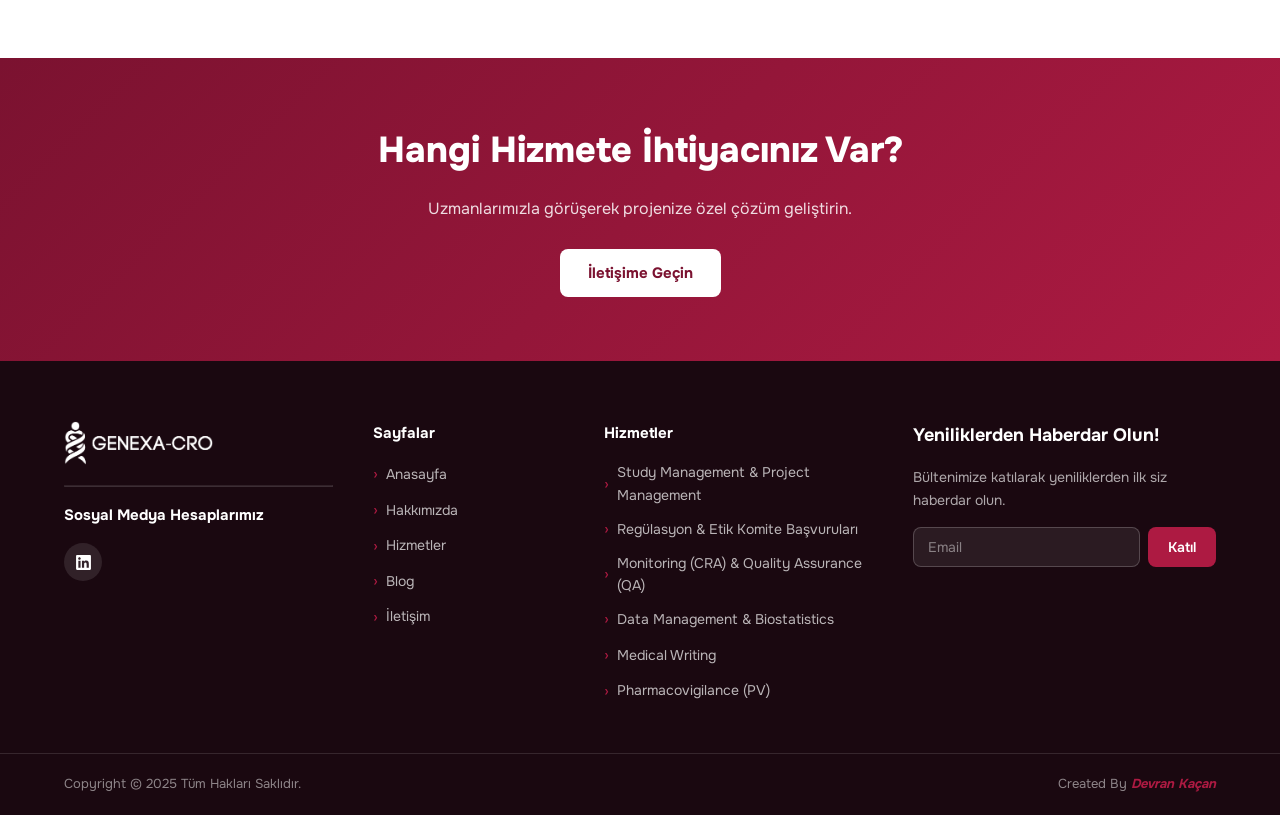
<file: hizmetler.html>
<!DOCTYPE html>
<html lang="tr">
<head>
  <meta charset="UTF-8" /><meta name="viewport" content="width=device-width, initial-scale=1" />
  <title>Hizmetler – GENEXA CRO</title>
  <link rel="stylesheet" href="https://fonts.googleapis.com/css2?family=Onest:wght@300;400;500;600;700;800&display=swap" />
  <link rel="stylesheet" href="style.css" />
</head>
<body>
<header id="masthead">
  <div class="header-top"><div class="container"><span class="header-address"><svg viewBox="0 0 512 512" xmlns="http://www.w3.org/2000/svg"><path d="M444.52 3.52L28.74 195.42c-47.97 22.39-31.98 92.75 19.19 92.75h175.91v175.91c0 51.17 70.36 67.17 92.75 19.19l191.9-415.78c15.99-38.39-25.59-79.97-63.97-63.97z"/></svg>Zafer Mah. Şevketiye Cad. Garipoğlu Apt. No:9 İç Kapı No: 3 İlkadım / Samsun</span></div></div>
  <div class="header-main"><div class="container header-inner">
    <a href="/" class="logo"><img src="images/gorsel_2025-11-05_171219518.webp" alt="GENEXA CRO" /></a>
    <nav class="nav-menu" id="navMenu"><ul>
      <li><a href="/">Anasayfa</a></li>
      <li><a href="hakkimizda">Hakkımızda</a></li>
      <li class="has-dropdown"><a href="hizmetler" class="active">Hizmetler <span class="caret">▾</span></a>
        <ul class="dropdown">
          <li><a href="study-management-project-management">Study Management &amp; Project Management</a></li>
          <li><a href="regulasyon-etik-komite-basvurulari">Regülasyon &amp; Etik Komite Başvuruları</a></li>
          <li><a href="monitoring-cra-quality-assurance-qa">Monitoring (CRA) &amp; Quality Assurance (QA)</a></li>
          <li><a href="medical-writing">Medical Writing</a></li>
          <li><a href="data-management-biostatistics">Data Management &amp; Biostatistics</a></li>
          <li><a href="pharmacovigilance-pv">Pharmacovigilance (PV)</a></li>
        </ul>
      </li>
      <li><a href="blog">Blog</a></li>
      <li><a href="iletisim">İletişim</a></li>
    </ul></nav>
    <button class="burger" id="burger" aria-label="Menu"><span></span><span></span><span></span></button>
  </div></div>
</header>

<section class="page-hero">
  <div class="container">
    <span class="label">Hizmetler</span>
    <h1>Klinik Araştırmalarda Güvenilir ve Stratejik Çözüm Ortağınız</h1>
    <p>Klinik araştırmanızın her aşamasını uzman ekibimizle yönetiyoruz.</p>
  </div>
</section>
<div class="breadcrumb"><div class="container"><a href="/">Anasayfa</a><span>›</span>Hizmetler</div></div>

<section class="content-section">
  <div class="container">
    <div class="section-header reveal">
      <span class="label">Klinik araştırmaları uçtan uca yönetiyoruz</span>
      <h2>CRO Hizmetlerimiz</h2>
      <p>Regülasyon, izleme/QA, veri &amp; biyostatistik, medikal yazım ve PV'yi tek ekipte koordine eder; GCP/ICH uyumlu, denetime hazır süreçler sağlarız.</p>
    </div>
    <div class="services-page-grid stagger" style="margin-top:48px;">
      <div class="service-page-card reveal">
        <div class="service-page-top"><img src="images/Project-Management.webp" alt="Study Management" /><h3>Study Management &amp; Project Management</h3></div>
        <p>Kapsam–bütçe–takvimi tek planda koordine eder; riskleri yönetip teslimi hızlandırırız. Protokol danışmanlığından kapanışa kadar tüm süreç yönetimi.</p>
        <a href="study-management-project-management" class="btn btn-primary" style="align-self:flex-start;margin-top:8px;">Detaylı Bilgi</a>
      </div>
      <div class="service-page-card reveal">
        <div class="service-page-top"><img src="images/regulasyon.webp" alt="Regülasyon" /><h3>Regülasyon &amp; Etik Komite Başvuruları</h3></div>
        <p>IRB/EC, sözleşme ve bütçeyi gerekliliklere uygun hazırlar; denetim hazırlığını yönetiriz.</p>
        <a href="regulasyon-etik-komite-basvurulari" class="btn btn-primary" style="align-self:flex-start;margin-top:8px;">Detaylı Bilgi</a>
      </div>
      <div class="service-page-card reveal">
        <div class="service-page-top"><img src="images/monitoring.webp" alt="Monitoring" /><h3>Monitoring (CRA) &amp; Quality Assurance (QA)</h3></div>
        <p>Saha/uzaktan izlemeyi GCP standartlarında yürütür; CAPA süreçlerini yönetir, RBM uygularız.</p>
        <a href="monitoring-cra-quality-assurance-qa" class="btn btn-primary" style="align-self:flex-start;margin-top:8px;">Detaylı Bilgi</a>
      </div>
      <div class="service-page-card reveal">
        <div class="service-page-top"><img src="images/gradik.webp" alt="Data Management" /><h3>Data Management &amp; Biostatistics</h3></div>
        <p>EDC/CRF kurar, veri doğrulama/temizliği yönetir; SAP'ye göre analiz ve rapor üretiriz.</p>
        <a href="data-management-biostatistics" class="btn btn-primary" style="align-self:flex-start;margin-top:8px;">Detaylı Bilgi</a>
      </div>
      <div class="service-page-card reveal">
        <div class="service-page-top"><img src="images/medikal.webp" alt="Medical Writing" /><h3>Medical Writing</h3></div>
        <p>Protokol–ICF–IB–SAP–CSR ve regülatuvar belgeleri yazar; referans ve kalite kontrollerini yaparız.</p>
        <a href="medical-writing" class="btn btn-primary" style="align-self:flex-start;margin-top:8px;">Detaylı Bilgi</a>
      </div>
      <div class="service-page-card reveal">
        <div class="service-page-top"><img src="images/ecza.webp" alt="Pharmacovigilance" /><h3>Pharmacovigilance (PV)</h3></div>
        <p>AE/SAE'yi toplar ve değerlendirir; güvenlik raporlarını düzenleyici takvimlere uygun yönetiriz.</p>
        <a href="pharmacovigilance-pv" class="btn btn-primary" style="align-self:flex-start;margin-top:8px;">Detaylı Bilgi</a>
      </div>
    </div>
  </div>
</section>

<section class="cta-banner">
  <div class="container">
    <h2>Hangi Hizmete İhtiyacınız Var?</h2>
    <p>Uzmanlarımızla görüşerek projenize özel çözüm geliştirin.</p>
    <a href="iletisim" class="btn btn-white">İletişime Geçin</a>
  </div>
</section>

<footer id="colophon">
  <div class="footer-main"><div class="container footer-grid">
    <div class="footer-col"><img src="images/gorsel_2025-11-05_171219518.webp" alt="GENEXA CRO" class="footer-logo" /><hr /><h5>Sosyal Medya Hesaplarımız</h5><div class="social-icons"><a href="#" class="social-icon"><svg viewBox="0 0 448 512" xmlns="http://www.w3.org/2000/svg"><path d="M416 32H31.9C14.3 32 0 46.5 0 64.3v383.4C0 465.5 14.3 480 31.9 480H416c17.6 0 32-14.5 32-32.3V64.3c0-17.8-14.4-32.3-32-32.3zM135.4 416H69V202.2h66.5V416zm-33.2-243c-21.3 0-38.5-17.3-38.5-38.5S80.9 96 102.2 96c21.2 0 38.5 17.3 38.5 38.5 0 21.3-17.2 38.5-38.5 38.5zm282.1 243h-66.4V312c0-24.8-.5-56.7-34.5-56.7-34.6 0-39.9 27-39.9 54.9V416h-66.4V202.2h63.7v29.2h.9c8.9-16.8 30.6-34.5 62.9-34.5 67.2 0 79.7 44.3 79.7 101.9V416z"/></svg></a></div></div>
    <div class="footer-col"><h5>Sayfalar</h5><ul class="footer-links"><li><a href="/">Anasayfa</a></li><li><a href="hakkimizda">Hakkımızda</a></li><li><a href="hizmetler">Hizmetler</a></li><li><a href="blog">Blog</a></li><li><a href="iletisim">İletişim</a></li></ul></div>
    <div class="footer-col"><h5>Hizmetler</h5><ul class="footer-links"><li><a href="study-management-project-management">Study Management &amp; Project Management</a></li><li><a href="regulasyon-etik-komite-basvurulari">Regülasyon &amp; Etik Komite Başvuruları</a></li><li><a href="monitoring-cra-quality-assurance-qa">Monitoring (CRA) &amp; Quality Assurance (QA)</a></li><li><a href="data-management-biostatistics">Data Management &amp; Biostatistics</a></li><li><a href="medical-writing">Medical Writing</a></li><li><a href="pharmacovigilance-pv">Pharmacovigilance (PV)</a></li></ul></div>
    <div class="footer-col"><h4>Yeniliklerden Haberdar Olun!</h4><p>Bültenimize katılarak yeniliklerden ilk siz haberdar olun.</p><form class="newsletter-form" onsubmit="return false;"><input type="email" placeholder="Email" required /><button type="submit">Katıl</button></form></div>
  </div></div>
  <div class="footer-bottom"><div class="container footer-bottom-inner"><span>Copyright © 2025 Tüm Hakları Saklıdır.</span><span>Created By <em><strong><a href="http://devrankacan.com/" target="_blank">Devran Kaçan</a></strong></em></span></div></div>
</footer>
<script src="script.js"></script>
</body></html>
</file>
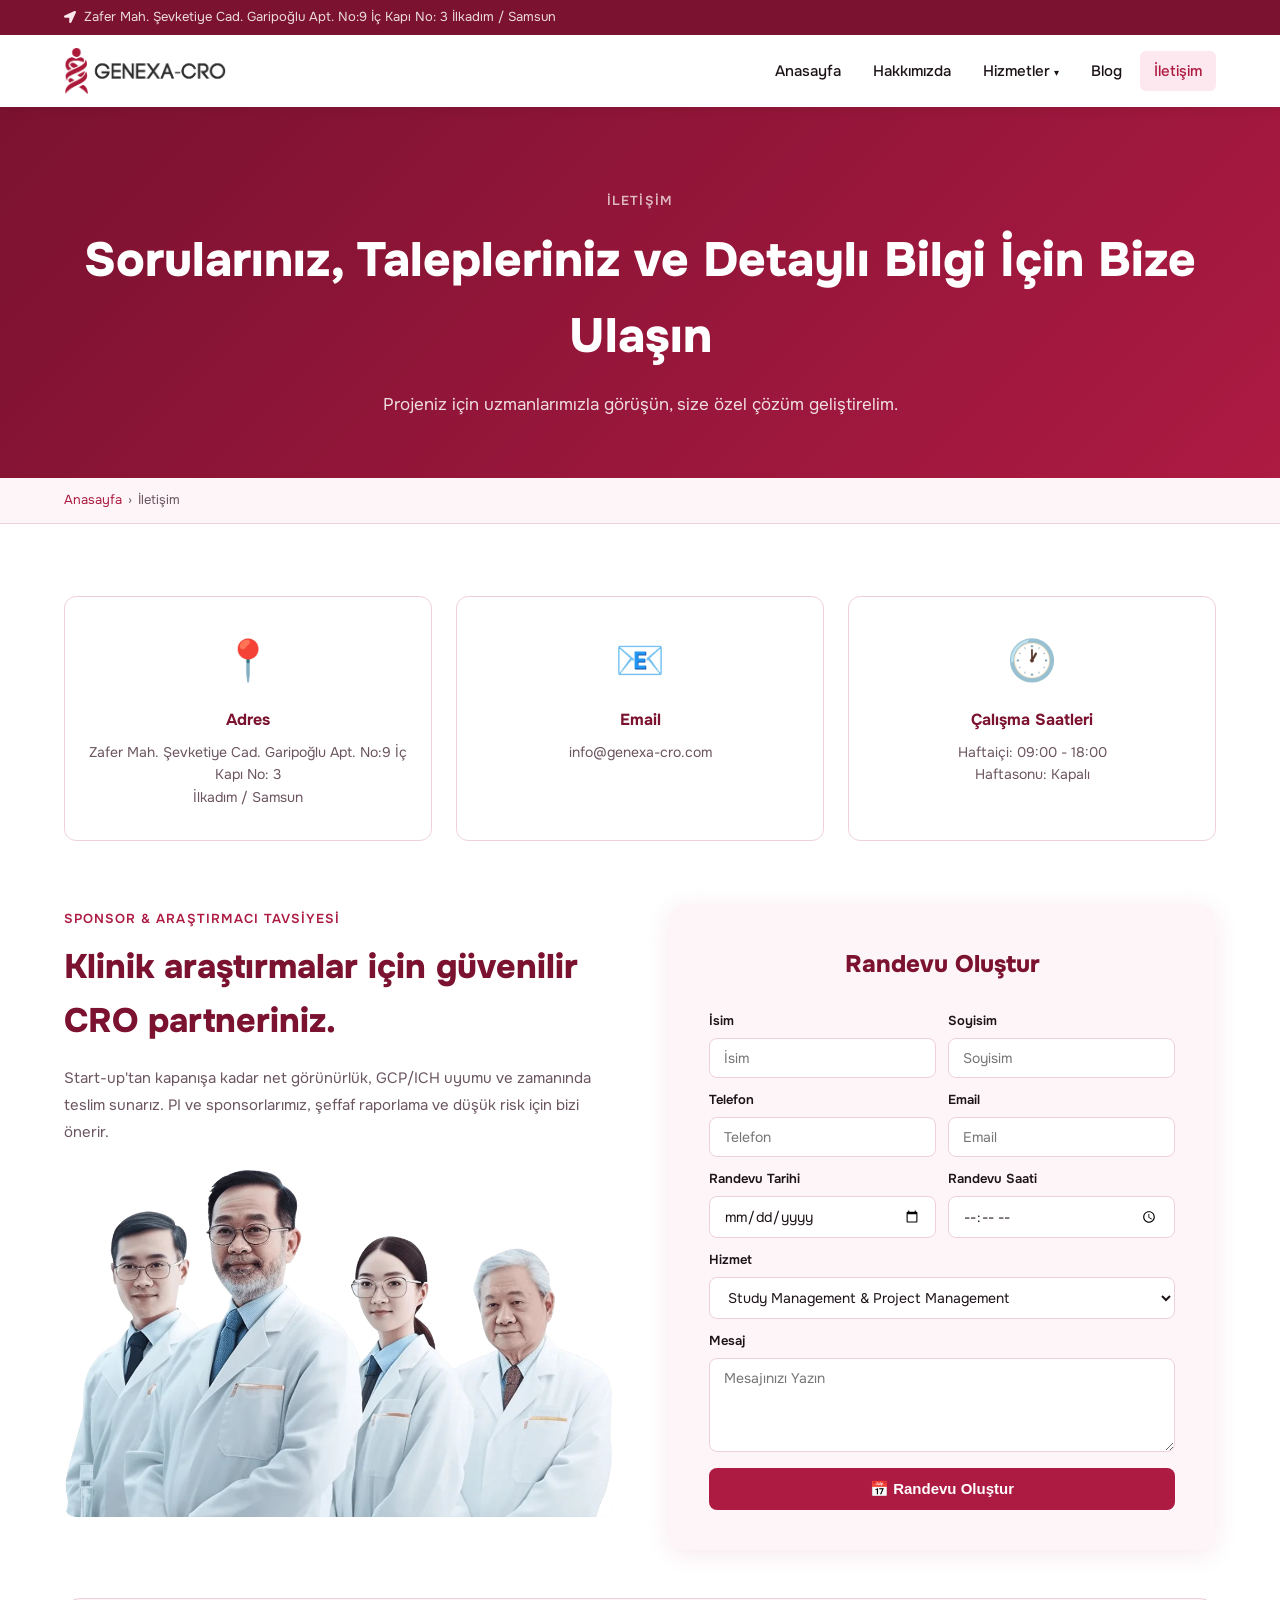
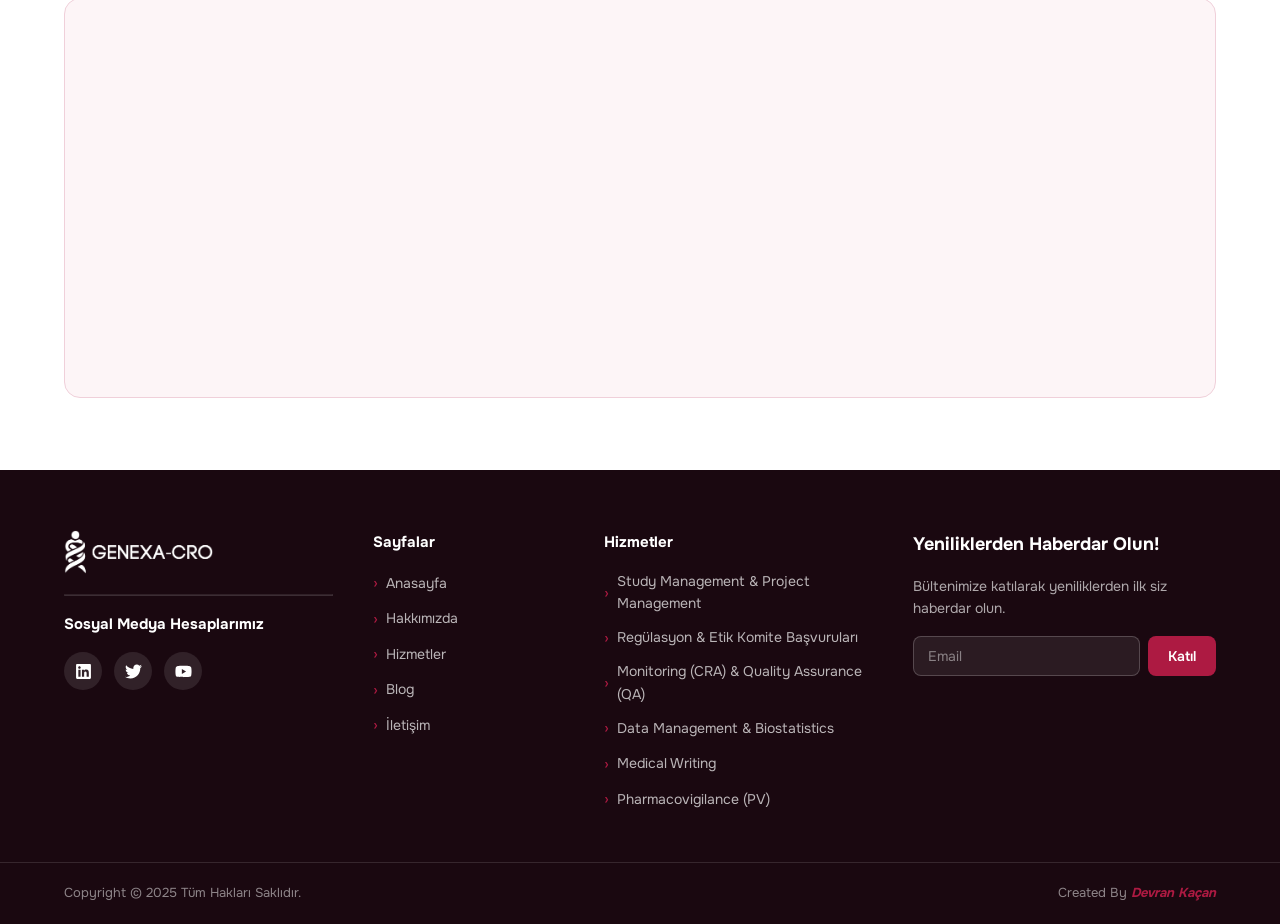
<file: iletisim.html>
<!DOCTYPE html>
<html lang="tr">
<head>
  <meta charset="UTF-8" /><meta name="viewport" content="width=device-width, initial-scale=1" />
  <title>İletişim – GENEXA CRO</title>
  <link rel="stylesheet" href="https://fonts.googleapis.com/css2?family=Onest:wght@300;400;500;600;700;800&display=swap" />
  <link rel="stylesheet" href="style.css" />
</head>
<body>
<header id="masthead">
  <div class="header-top"><div class="container"><span class="header-address"><svg viewBox="0 0 512 512" xmlns="http://www.w3.org/2000/svg"><path d="M444.52 3.52L28.74 195.42c-47.97 22.39-31.98 92.75 19.19 92.75h175.91v175.91c0 51.17 70.36 67.17 92.75 19.19l191.9-415.78c15.99-38.39-25.59-79.97-63.97-63.97z"/></svg>Zafer Mah. Şevketiye Cad. Garipoğlu Apt. No:9 İç Kapı No: 3 İlkadım / Samsun</span></div></div>
  <div class="header-main"><div class="container header-inner">
    <a href="/" class="logo"><img src="images/gorsel_2025-11-05_171219518.webp" alt="GENEXA CRO" /></a>
    <nav class="nav-menu" id="navMenu"><ul>
      <li><a href="/">Anasayfa</a></li>
      <li><a href="hakkimizda">Hakkımızda</a></li>
      <li class="has-dropdown"><a href="hizmetler">Hizmetler <span class="caret">▾</span></a>
        <ul class="dropdown">
          <li><a href="study-management-project-management">Study Management &amp; Project Management</a></li>
          <li><a href="regulasyon-etik-komite-basvurulari">Regülasyon &amp; Etik Komite Başvuruları</a></li>
          <li><a href="monitoring-cra-quality-assurance-qa">Monitoring (CRA) &amp; Quality Assurance (QA)</a></li>
          <li><a href="medical-writing">Medical Writing</a></li>
          <li><a href="data-management-biostatistics">Data Management &amp; Biostatistics</a></li>
          <li><a href="pharmacovigilance-pv">Pharmacovigilance (PV)</a></li>
        </ul>
      </li>
      <li><a href="blog">Blog</a></li>
      <li><a href="iletisim" class="active">İletişim</a></li>
    </ul></nav>
    <button class="burger" id="burger" aria-label="Menu"><span></span><span></span><span></span></button>
  </div></div>
</header>

<section class="page-hero">
  <div class="container">
    <span class="label">İletişim</span>
    <h1>Sorularınız, Talepleriniz ve Detaylı Bilgi İçin Bize Ulaşın</h1>
    <p>Projeniz için uzmanlarımızla görüşün, size özel çözüm geliştirelim.</p>
  </div>
</section>
<div class="breadcrumb"><div class="container"><a href="/">Anasayfa</a><span>›</span>İletişim</div></div>

<section class="content-section">
  <div class="container">
    <div class="contact-info-grid stagger">
      <div class="contact-info-card reveal">
        <div class="contact-info-icon">📍</div>
        <h3>Adres</h3>
        <p>Zafer Mah. Şevketiye Cad. Garipoğlu Apt. No:9 İç Kapı No: 3<br>İlkadım / Samsun</p>
      </div>
      <div class="contact-info-card reveal">
        <div class="contact-info-icon">📧</div>
        <h3>Email</h3>
        <p>info@genexa-cro.com</p>
      </div>
      <div class="contact-info-card reveal">
        <div class="contact-info-icon">🕐</div>
        <h3>Çalışma Saatleri</h3>
        <p>Haftaiçi: 09:00 - 18:00<br>Haftasonu: Kapalı</p>
      </div>
    </div>

    <div class="two-col reveal" style="margin-top:64px;align-items:stretch;">
      <div class="content-text">
        <span class="label">Sponsor &amp; Araştırmacı Tavsiyesi</span>
        <h2>Klinik araştırmalar için güvenilir CRO partneriniz.</h2>
        <p>Start-up'tan kapanışa kadar net görünürlük, GCP/ICH uyumu ve zamanında teslim sunarız. PI ve sponsorlarımız, şeffaf raporlama ve düşük risk için bizi önerir.</p>
        <div class="content-image" style="margin-top:24px;border-radius:12px;overflow:hidden;">
          <img src="images/gorsel_2025-11-06_093248950.webp" alt="GENEXA CRO" />
        </div>
      </div>
      <div class="contact-form-full reveal" style="background:var(--bg-light);border-radius:16px;padding:40px;">
        <h2>Randevu Oluştur</h2>
        <form onsubmit="return false;">
          <div class="form-row">
            <div class="form-group"><label>İsim</label><input type="text" placeholder="İsim" required /></div>
            <div class="form-group"><label>Soyisim</label><input type="text" placeholder="Soyisim" required /></div>
          </div>
          <div class="form-row">
            <div class="form-group"><label>Telefon</label><input type="tel" placeholder="Telefon" required /></div>
            <div class="form-group"><label>Email</label><input type="email" placeholder="Email" required /></div>
          </div>
          <div class="form-row">
            <div class="form-group"><label>Randevu Tarihi</label><input type="date" required /></div>
            <div class="form-group"><label>Randevu Saati</label><input type="time" required /></div>
          </div>
          <div class="form-group full" style="margin-bottom:12px;">
            <label>Hizmet</label>
            <select>
              <option>Study Management &amp; Project Management</option>
              <option>Regülasyon &amp; Etik Komite Başvuruları</option>
              <option>Monitoring (CRA) &amp; Quality Assurance (QA)</option>
              <option>Data Management &amp; Biostatistics</option>
              <option>Medical Writing</option>
              <option>Pharmacovigilance (PV)</option>
            </select>
          </div>
          <div class="form-group full" style="margin-bottom:16px;">
            <label>Mesaj</label>
            <textarea rows="4" placeholder="Mesajınızı Yazın"></textarea>
          </div>
          <button type="submit" class="btn btn-primary full-width">
            📅 Randevu Oluştur
          </button>
        </form>
      </div>
    </div>

    <div class="map-placeholder reveal" style="margin-top:48px;padding:0;overflow:hidden;border-radius:16px;height:400px;">
      <iframe
        loading="lazy"
        src="https://maps.google.com/maps?q=Zafer%20Mah.%20%C5%9Eevketiye%20Cad.%20Garipo%C4%9Flu%20Apt.%20No%3A9%20%C4%B0%C3%A7%20Kap%C4%B1%20No%3A%203%20%C4%B0lkad%C4%B1m%20%2F%20Samsun&t=m&z=14&output=embed&iwloc=near"
        title="Zafer Mah. Şevketiye Cad. Garipoğlu Apt. No:9 İç Kapı No: 3 İlkadım / Samsun"
        width="100%"
        height="400"
        style="border:0;display:block;"
        allowfullscreen=""
      ></iframe>
    </div>
  </div>
</section>

<footer id="colophon">
  <div class="footer-main"><div class="container footer-grid">
    <div class="footer-col"><img src="images/gorsel_2025-11-05_171219518.webp" alt="GENEXA CRO" class="footer-logo" /><hr /><h5>Sosyal Medya Hesaplarımız</h5><div class="social-icons"><a href="#" class="social-icon" aria-label="LinkedIn"><svg viewBox="0 0 448 512" xmlns="http://www.w3.org/2000/svg"><path d="M416 32H31.9C14.3 32 0 46.5 0 64.3v383.4C0 465.5 14.3 480 31.9 480H416c17.6 0 32-14.5 32-32.3V64.3c0-17.8-14.4-32.3-32-32.3zM135.4 416H69V202.2h66.5V416zm-33.2-243c-21.3 0-38.5-17.3-38.5-38.5S80.9 96 102.2 96c21.2 0 38.5 17.3 38.5 38.5 0 21.3-17.2 38.5-38.5 38.5zm282.1 243h-66.4V312c0-24.8-.5-56.7-34.5-56.7-34.6 0-39.9 27-39.9 54.9V416h-66.4V202.2h63.7v29.2h.9c8.9-16.8 30.6-34.5 62.9-34.5 67.2 0 79.7 44.3 79.7 101.9V416z"/></svg></a><a href="#" class="social-icon" aria-label="Twitter"><svg viewBox="0 0 512 512" xmlns="http://www.w3.org/2000/svg"><path d="M459.37 151.716c.325 4.548.325 9.097.325 13.645 0 138.72-105.583 298.558-298.558 298.558-59.452 0-114.68-17.219-161.137-47.106 8.447.974 16.568 1.299 25.34 1.299 49.055 0 94.213-16.568 130.274-44.832-46.132-.975-84.792-31.188-98.112-72.772 6.498.974 12.995 1.624 19.818 1.624 9.421 0 18.843-1.3 27.614-3.573-48.081-9.747-84.143-51.98-84.143-102.985v-1.299c13.969 7.797 30.214 12.67 47.431 13.319-28.264-18.843-46.781-51.005-46.781-87.391 0-19.492 5.197-37.36 14.294-52.954 51.655 63.675 129.3 105.258 216.365 109.807-1.624-7.797-2.599-15.918-2.599-24.04 0-57.828 46.782-104.934 104.934-104.934 30.213 0 57.502 12.67 76.67 33.137 23.715-4.548 46.456-13.32 66.599-25.34-7.798 24.366-24.366 44.833-46.132 57.827 21.117-2.273 41.584-8.122 60.426-16.243-14.292 20.791-32.161 39.308-52.628 54.253z"/></svg></a><a href="#" class="social-icon" aria-label="YouTube"><svg viewBox="0 0 576 512" xmlns="http://www.w3.org/2000/svg"><path d="M549.655 124.083c-6.281-23.65-24.787-42.276-48.284-48.597C458.781 64 288 64 288 64S117.22 64 74.629 75.486c-23.497 6.322-42.003 24.947-48.284 48.597-11.412 42.867-11.412 132.305-11.412 132.305s0 89.438 11.412 132.305c6.281 23.65 24.787 41.5 48.284 47.821C117.22 448 288 448 288 448s170.78 0 213.371-11.486c23.497-6.321 42.003-24.171 48.284-47.821 11.412-42.867 11.412-132.305 11.412-132.305s0-89.438-11.412-132.305zm-317.51 213.508V175.185l142.739 81.205-142.739 81.201z"/></svg></a></div></div>
    <div class="footer-col"><h5>Sayfalar</h5><ul class="footer-links"><li><a href="/">Anasayfa</a></li><li><a href="hakkimizda">Hakkımızda</a></li><li><a href="hizmetler">Hizmetler</a></li><li><a href="blog">Blog</a></li><li><a href="iletisim">İletişim</a></li></ul></div>
    <div class="footer-col"><h5>Hizmetler</h5><ul class="footer-links"><li><a href="study-management-project-management">Study Management &amp; Project Management</a></li><li><a href="regulasyon-etik-komite-basvurulari">Regülasyon &amp; Etik Komite Başvuruları</a></li><li><a href="monitoring-cra-quality-assurance-qa">Monitoring (CRA) &amp; Quality Assurance (QA)</a></li><li><a href="data-management-biostatistics">Data Management &amp; Biostatistics</a></li><li><a href="medical-writing">Medical Writing</a></li><li><a href="pharmacovigilance-pv">Pharmacovigilance (PV)</a></li></ul></div>
    <div class="footer-col"><h4>Yeniliklerden Haberdar Olun!</h4><p>Bültenimize katılarak yeniliklerden ilk siz haberdar olun.</p><form class="newsletter-form" onsubmit="return false;"><input type="email" placeholder="Email" required /><button type="submit">Katıl</button></form></div>
  </div></div>
  <div class="footer-bottom"><div class="container footer-bottom-inner"><span>Copyright © 2025 Tüm Hakları Saklıdır.</span><span>Created By <em><strong><a href="http://devrankacan.com/" target="_blank">Devran Kaçan</a></strong></em></span></div></div>
</footer>
<script src="script.js"></script>
</body></html>
</file>
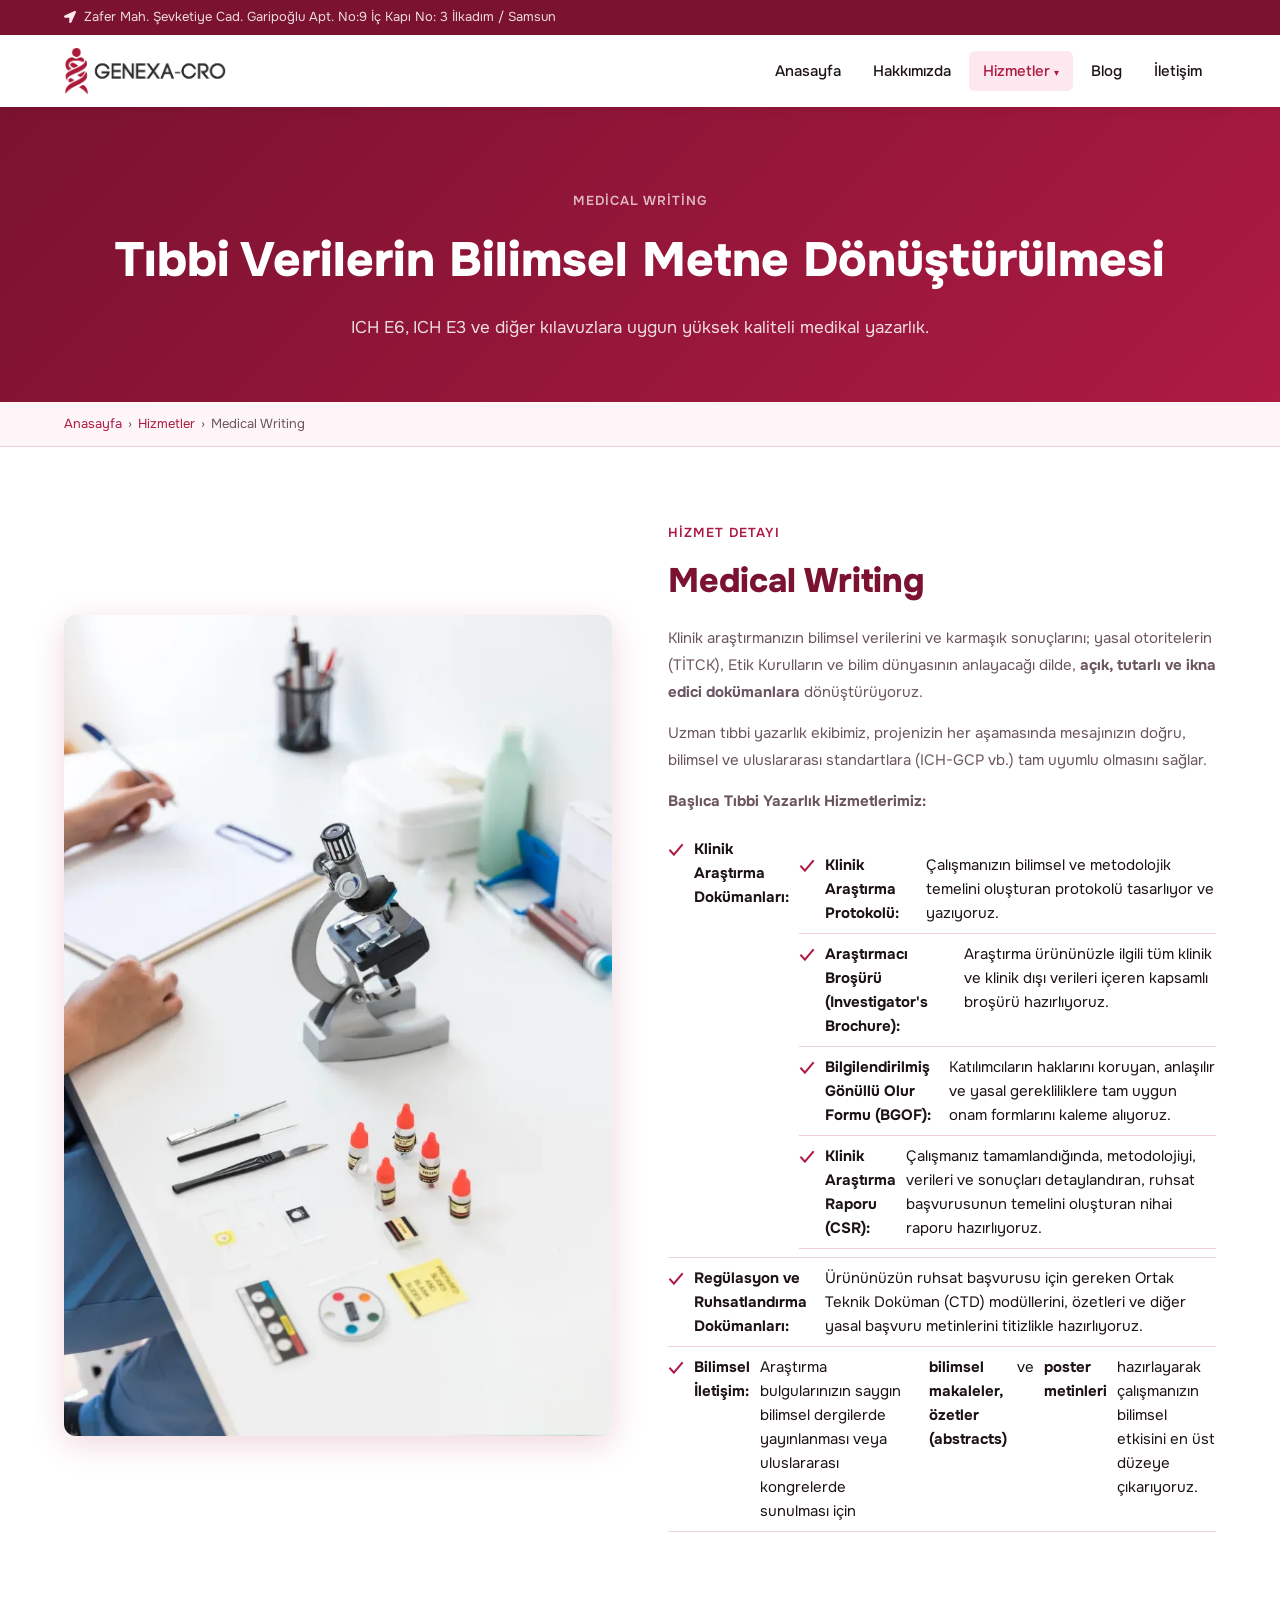
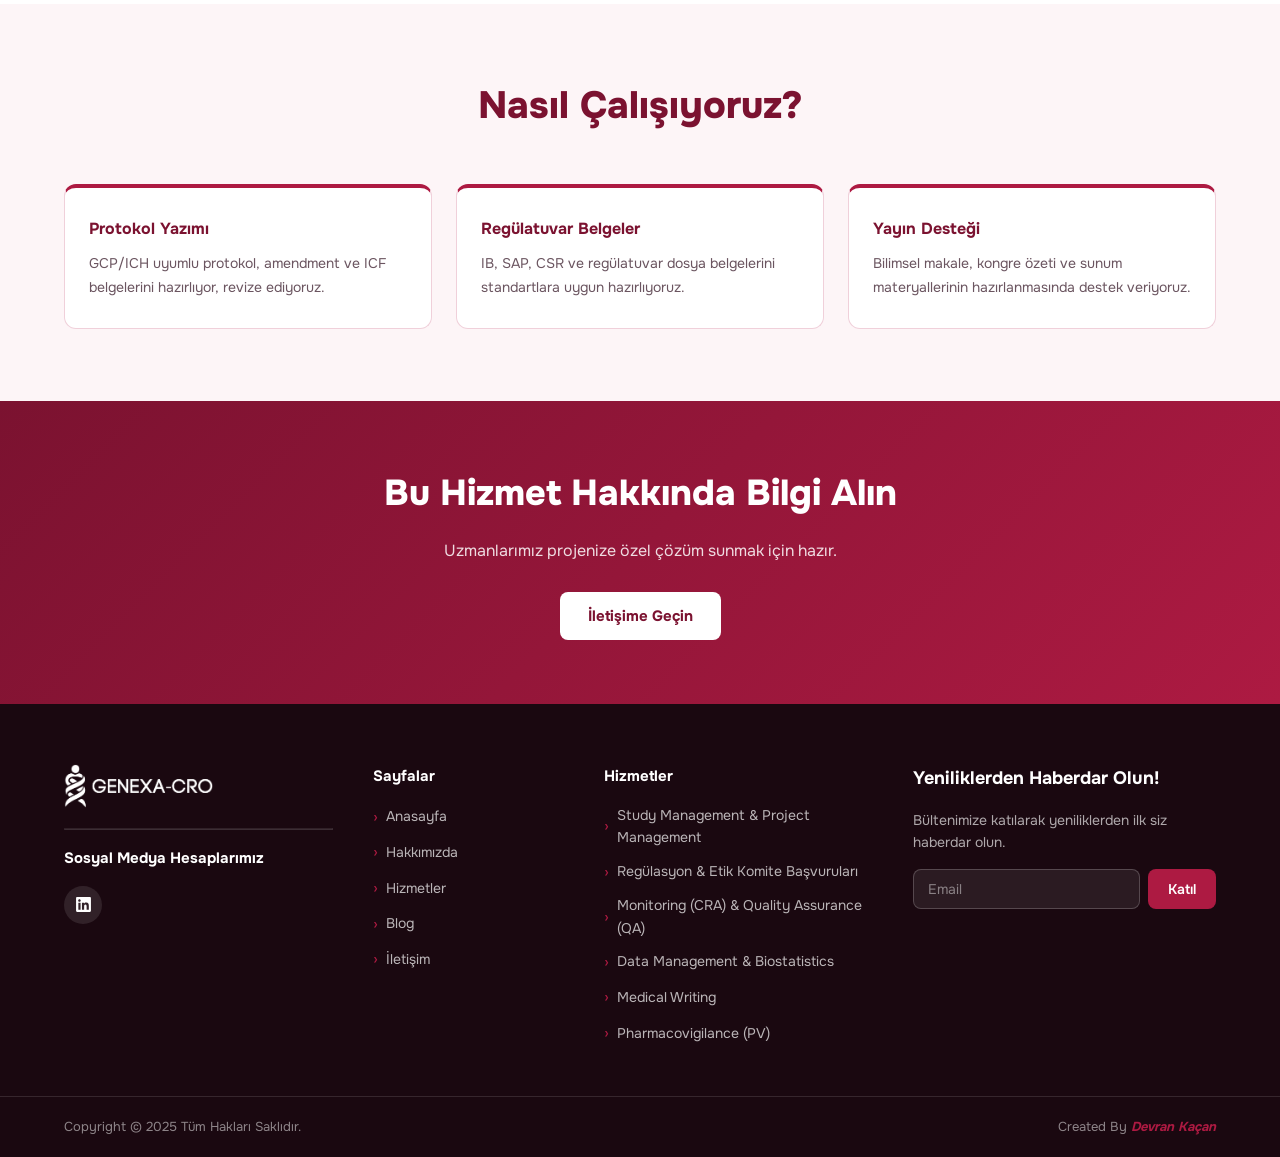
<file: medical-writing.html>
<!DOCTYPE html>
<html lang="tr">
<head>
  <meta charset="UTF-8" /><meta name="viewport" content="width=device-width, initial-scale=1" />
  <title>Medical Writing – GENEXA CRO</title>
  <link rel="stylesheet" href="https://fonts.googleapis.com/css2?family=Onest:wght@300;400;500;600;700;800&display=swap" />
  <link rel="stylesheet" href="style.css" />
</head>
<body>
<header id="masthead">
  <div class="header-top"><div class="container"><span class="header-address"><svg viewBox="0 0 512 512" xmlns="http://www.w3.org/2000/svg"><path d="M444.52 3.52L28.74 195.42c-47.97 22.39-31.98 92.75 19.19 92.75h175.91v175.91c0 51.17 70.36 67.17 92.75 19.19l191.9-415.78c15.99-38.39-25.59-79.97-63.97-63.97z"/></svg>Zafer Mah. Şevketiye Cad. Garipoğlu Apt. No:9 İç Kapı No: 3 İlkadım / Samsun</span></div></div>
  <div class="header-main"><div class="container header-inner">
    <a href="/" class="logo"><img src="images/gorsel_2025-11-05_171219518.webp" alt="GENEXA CRO" /></a>
    <nav class="nav-menu" id="navMenu"><ul><li><a href="/">Anasayfa</a></li>
<li><a href="hakkimizda">Hakkımızda</a></li>
<li class="has-dropdown"><a href="hizmetler" class="active">Hizmetler <span class="caret">▾</span></a><ul class="dropdown">
          <li><a href="study-management-project-management">Study Management &amp; Project Management</a></li>
          <li><a href="regulasyon-etik-komite-basvurulari">Regülasyon &amp; Etik Komite Başvuruları</a></li>
          <li><a href="monitoring-cra-quality-assurance-qa">Monitoring (CRA) &amp; Quality Assurance (QA)</a></li>
          <li><a href="medical-writing">Medical Writing</a></li>
          <li><a href="data-management-biostatistics">Data Management &amp; Biostatistics</a></li>
          <li><a href="pharmacovigilance-pv">Pharmacovigilance (PV)</a></li>
        </ul></li>
<li><a href="blog">Blog</a></li>
<li><a href="iletisim">İletişim</a></li>
</ul></nav>
    <button class="burger" id="burger" aria-label="Menu"><span></span><span></span><span></span></button>
  </div></div>
</header>
<section class="page-hero">
  <div class="container">
    <span class="label">Medical Writing</span>
    <h1>Tıbbi Verilerin Bilimsel Metne Dönüştürülmesi</h1>
    <p>ICH E6, ICH E3 ve diğer kılavuzlara uygun yüksek kaliteli medikal yazarlık.</p>
  </div>
</section>
<div class="breadcrumb"><div class="container"><a href="/">Anasayfa</a><span>›</span><a href="hizmetler">Hizmetler</a><span>›</span>Medical Writing</div></div>

<section class="content-section">
  <div class="container">
    <div class="two-col">
      <div class="content-image reveal-left">
        <img src="images/gorsel_2025-11-30_230940368.webp" alt="Medical Writing" />
      </div>
      <div class="content-text reveal-right">
        <span class="label">Hizmet Detayı</span>
        <h2>Medical Writing</h2>
        <p>Klinik araştırmanızın bilimsel verilerini ve karmaşık sonuçlarını; yasal otoritelerin (TİTCK), Etik Kurulların ve bilim dünyasının anlayacağı dilde, <strong>açık, tutarlı ve ikna edici dokümanlara</strong> dönüştürüyoruz.</p>
        <p>Uzman tıbbi yazarlık ekibimiz, projenizin her aşamasında mesajınızın doğru, bilimsel ve uluslararası standartlara (ICH-GCP vb.) tam uyumlu olmasını sağlar.</p>
        <p><strong>Başlıca Tıbbi Yazarlık Hizmetlerimiz:</strong></p>
        <ul>
          <li><strong>Klinik Araştırma Dokümanları:</strong>
            <ul>
              <li><strong>Klinik Araştırma Protokolü:</strong> Çalışmanızın bilimsel ve metodolojik temelini oluşturan protokolü tasarlıyor ve yazıyoruz.</li>
              <li><strong>Araştırmacı Broşürü (Investigator's Brochure):</strong> Araştırma ürününüzle ilgili tüm klinik ve klinik dışı verileri içeren kapsamlı broşürü hazırlıyoruz.</li>
              <li><strong>Bilgilendirilmiş Gönüllü Olur Formu (BGOF):</strong> Katılımcıların haklarını koruyan, anlaşılır ve yasal gerekliliklere tam uygun onam formlarını kaleme alıyoruz.</li>
              <li><strong>Klinik Araştırma Raporu (CSR):</strong> Çalışmanız tamamlandığında, metodolojiyi, verileri ve sonuçları detaylandıran, ruhsat başvurusunun temelini oluşturan nihai raporu hazırlıyoruz.</li>
            </ul>
          </li>
          <li><strong>Regülasyon ve Ruhsatlandırma Dokümanları:</strong> Ürününüzün ruhsat başvurusu için gereken Ortak Teknik Doküman (CTD) modüllerini, özetleri ve diğer yasal başvuru metinlerini titizlikle hazırlıyoruz.</li>
          <li><strong>Bilimsel İletişim:</strong> Araştırma bulgularınızın saygın bilimsel dergilerde yayınlanması veya uluslararası kongrelerde sunulması için <strong>bilimsel makaleler, özetler (abstracts)</strong> ve <strong>poster metinleri</strong> hazırlayarak çalışmanızın bilimsel etkisini en üst düzeye çıkarıyoruz.</li>
        </ul>
      </div>
    </div>
  </div>
</section>

<section class="detail-section">
  <div class="container">
    <div class="section-header reveal"><h2>Nasıl Çalışıyoruz?</h2></div>
    <div class="detail-grid stagger" style="margin-top:32px;">
      <div class="detail-card reveal"><h3>Protokol Yazımı</h3><p>GCP/ICH uyumlu protokol, amendment ve ICF belgelerini hazırlıyor, revize ediyoruz.</p></div>
      <div class="detail-card reveal"><h3>Regülatuvar Belgeler</h3><p>IB, SAP, CSR ve regülatuvar dosya belgelerini standartlara uygun hazırlıyoruz.</p></div>
      <div class="detail-card reveal"><h3>Yayın Desteği</h3><p>Bilimsel makale, kongre özeti ve sunum materyallerinin hazırlanmasında destek veriyoruz.</p></div>
    </div>
  </div>
</section>

<section class="cta-banner">
  <div class="container">
    <h2>Bu Hizmet Hakkında Bilgi Alın</h2>
    <p>Uzmanlarımız projenize özel çözüm sunmak için hazır.</p>
    <a href="iletisim" class="btn btn-white">İletişime Geçin</a>
  </div>
</section>
<footer id="colophon">
  <div class="footer-main"><div class="container footer-grid">
    <div class="footer-col"><img src="images/gorsel_2025-11-05_171219518.webp" alt="GENEXA CRO" class="footer-logo" /><hr /><h5>Sosyal Medya Hesaplarımız</h5><div class="social-icons"><a href="#" class="social-icon"><svg viewBox="0 0 448 512" xmlns="http://www.w3.org/2000/svg"><path d="M416 32H31.9C14.3 32 0 46.5 0 64.3v383.4C0 465.5 14.3 480 31.9 480H416c17.6 0 32-14.5 32-32.3V64.3c0-17.8-14.4-32.3-32-32.3zM135.4 416H69V202.2h66.5V416zm-33.2-243c-21.3 0-38.5-17.3-38.5-38.5S80.9 96 102.2 96c21.2 0 38.5 17.3 38.5 38.5 0 21.3-17.2 38.5-38.5 38.5zm282.1 243h-66.4V312c0-24.8-.5-56.7-34.5-56.7-34.6 0-39.9 27-39.9 54.9V416h-66.4V202.2h63.7v29.2h.9c8.9-16.8 30.6-34.5 62.9-34.5 67.2 0 79.7 44.3 79.7 101.9V416z"/></svg></a></div></div>
    <div class="footer-col"><h5>Sayfalar</h5><ul class="footer-links"><li><a href="/">Anasayfa</a></li><li><a href="hakkimizda">Hakkımızda</a></li><li><a href="hizmetler">Hizmetler</a></li><li><a href="blog">Blog</a></li><li><a href="iletisim">İletişim</a></li></ul></div>
    <div class="footer-col"><h5>Hizmetler</h5><ul class="footer-links"><li><a href="study-management-project-management">Study Management &amp; Project Management</a></li><li><a href="regulasyon-etik-komite-basvurulari">Regülasyon &amp; Etik Komite Başvuruları</a></li><li><a href="monitoring-cra-quality-assurance-qa">Monitoring (CRA) &amp; Quality Assurance (QA)</a></li><li><a href="data-management-biostatistics">Data Management &amp; Biostatistics</a></li><li><a href="medical-writing">Medical Writing</a></li><li><a href="pharmacovigilance-pv">Pharmacovigilance (PV)</a></li></ul></div>
    <div class="footer-col"><h4>Yeniliklerden Haberdar Olun!</h4><p>Bültenimize katılarak yeniliklerden ilk siz haberdar olun.</p><form class="newsletter-form" onsubmit="return false;"><input type="email" placeholder="Email" required /><button type="submit">Katıl</button></form></div>
  </div></div>
  <div class="footer-bottom"><div class="container footer-bottom-inner"><span>Copyright © 2025 Tüm Hakları Saklıdır.</span><span>Created By <em><strong><a href="http://devrankacan.com/" target="_blank">Devran Kaçan</a></strong></em></span></div></div>
</footer>
<script src="script.js"></script>
</body></html>
</file>
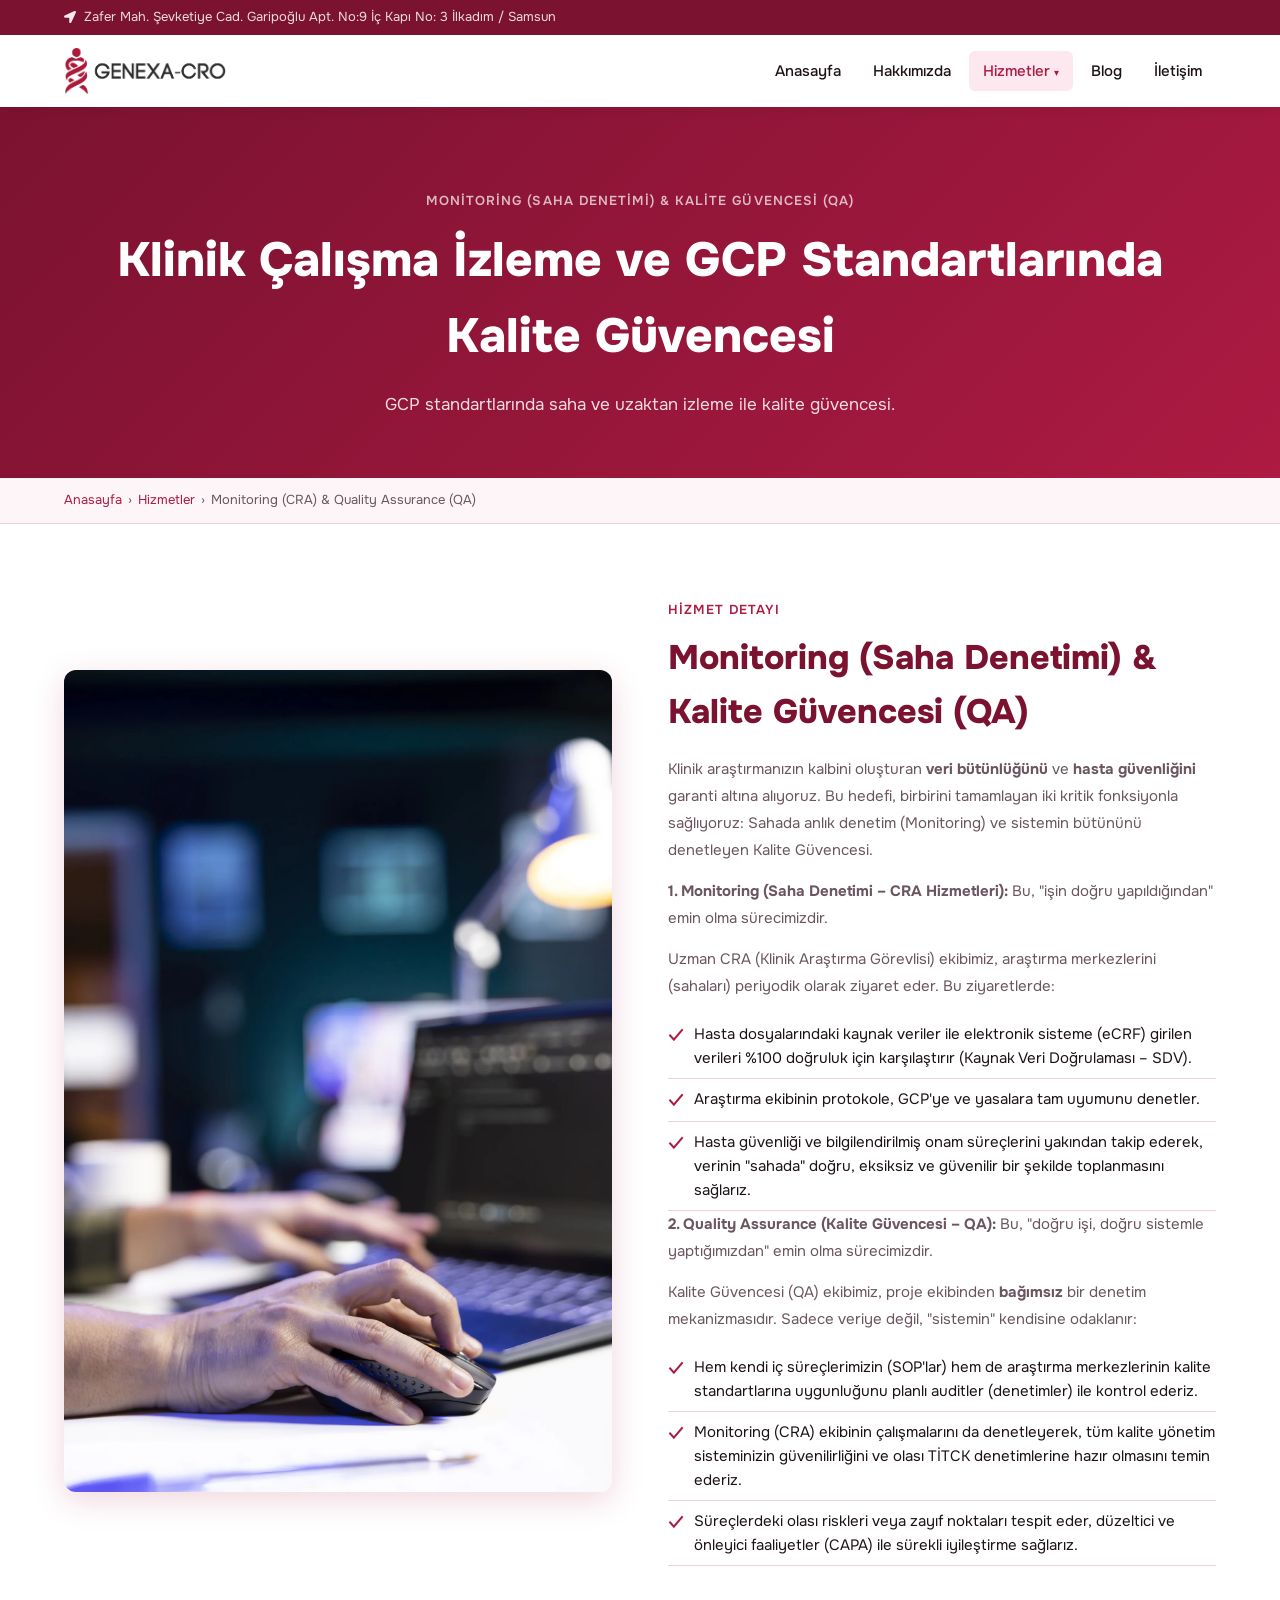
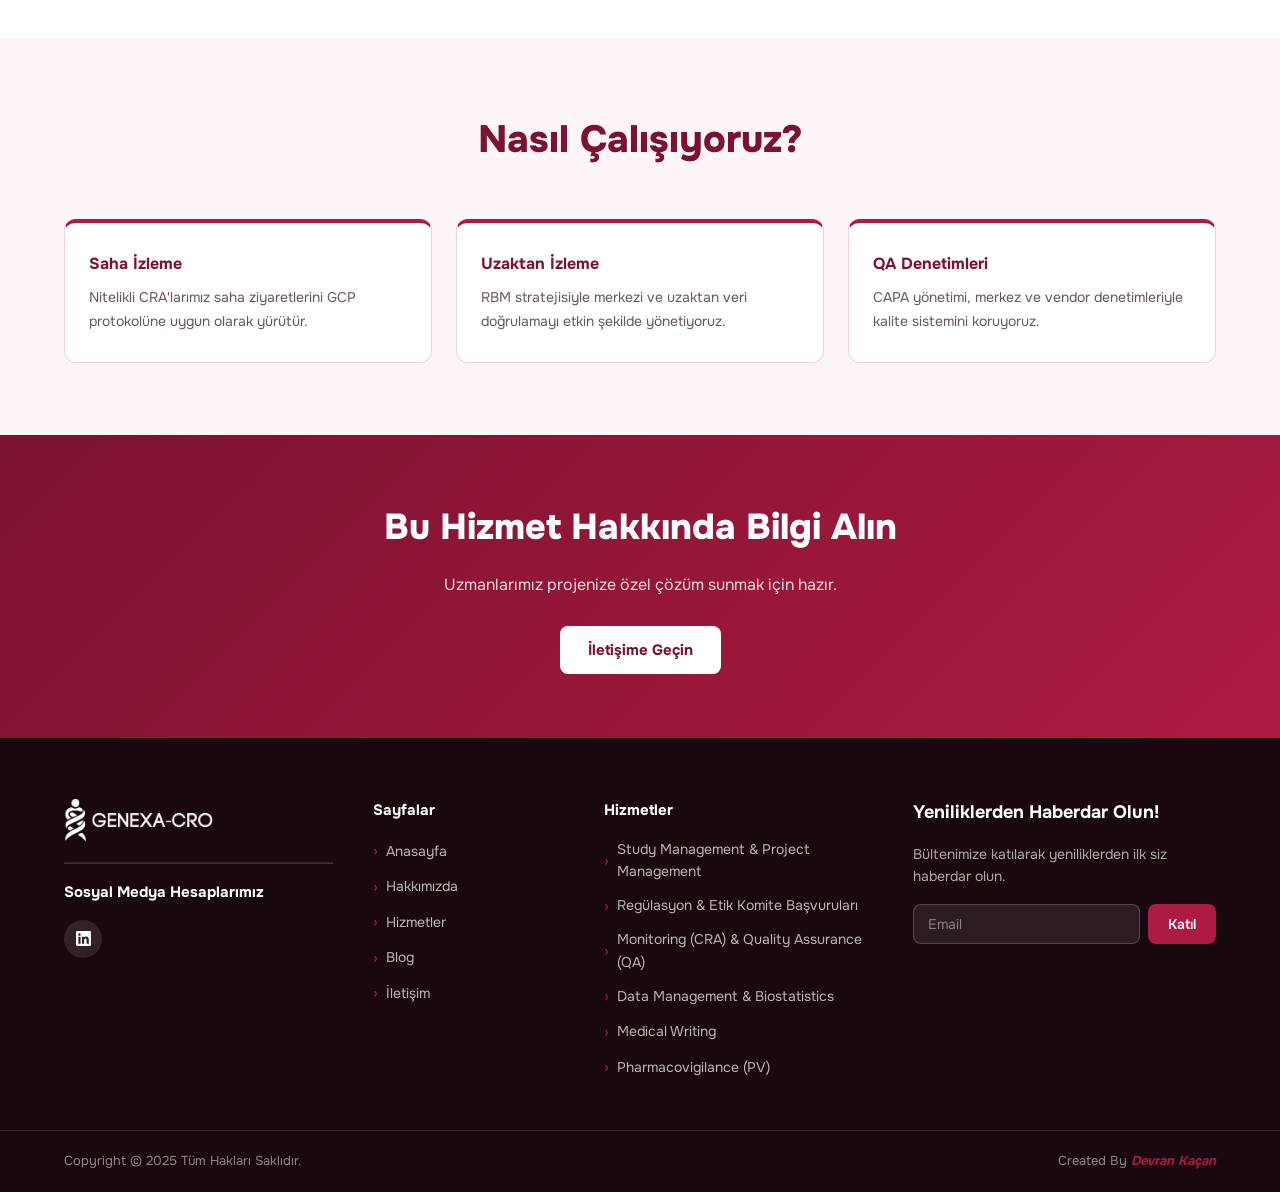
<file: monitoring-cra-quality-assurance-qa.html>
<!DOCTYPE html>
<html lang="tr">
<head>
  <meta charset="UTF-8" /><meta name="viewport" content="width=device-width, initial-scale=1" />
  <title>Monitoring (CRA) & Quality Assurance (QA) – GENEXA CRO</title>
  <link rel="stylesheet" href="https://fonts.googleapis.com/css2?family=Onest:wght@300;400;500;600;700;800&display=swap" />
  <link rel="stylesheet" href="style.css" />
</head>
<body>
<header id="masthead">
  <div class="header-top"><div class="container"><span class="header-address"><svg viewBox="0 0 512 512" xmlns="http://www.w3.org/2000/svg"><path d="M444.52 3.52L28.74 195.42c-47.97 22.39-31.98 92.75 19.19 92.75h175.91v175.91c0 51.17 70.36 67.17 92.75 19.19l191.9-415.78c15.99-38.39-25.59-79.97-63.97-63.97z"/></svg>Zafer Mah. Şevketiye Cad. Garipoğlu Apt. No:9 İç Kapı No: 3 İlkadım / Samsun</span></div></div>
  <div class="header-main"><div class="container header-inner">
    <a href="/" class="logo"><img src="images/gorsel_2025-11-05_171219518.webp" alt="GENEXA CRO" /></a>
    <nav class="nav-menu" id="navMenu"><ul><li><a href="/">Anasayfa</a></li>
<li><a href="hakkimizda">Hakkımızda</a></li>
<li class="has-dropdown"><a href="hizmetler" class="active">Hizmetler <span class="caret">▾</span></a><ul class="dropdown">
          <li><a href="study-management-project-management">Study Management &amp; Project Management</a></li>
          <li><a href="regulasyon-etik-komite-basvurulari">Regülasyon &amp; Etik Komite Başvuruları</a></li>
          <li><a href="monitoring-cra-quality-assurance-qa">Monitoring (CRA) &amp; Quality Assurance (QA)</a></li>
          <li><a href="medical-writing">Medical Writing</a></li>
          <li><a href="data-management-biostatistics">Data Management &amp; Biostatistics</a></li>
          <li><a href="pharmacovigilance-pv">Pharmacovigilance (PV)</a></li>
        </ul></li>
<li><a href="blog">Blog</a></li>
<li><a href="iletisim">İletişim</a></li>
</ul></nav>
    <button class="burger" id="burger" aria-label="Menu"><span></span><span></span><span></span></button>
  </div></div>
</header>
<section class="page-hero">
  <div class="container">
    <span class="label">Monitoring (Saha Denetimi) &amp; Kalite Güvencesi (QA)</span>
    <h1>Klinik Çalışma İzleme ve GCP Standartlarında Kalite Güvencesi</h1>
    <p>GCP standartlarında saha ve uzaktan izleme ile kalite güvencesi.</p>
  </div>
</section>
<div class="breadcrumb"><div class="container"><a href="/">Anasayfa</a><span>›</span><a href="hizmetler">Hizmetler</a><span>›</span>Monitoring (CRA) &amp; Quality Assurance (QA)</div></div>

<section class="content-section">
  <div class="container">
    <div class="two-col">
      <div class="content-image reveal-left">
        <img src="images/gorsel_2025-11-30_231306810.webp" alt="Monitoring (CRA) &amp; Quality Assurance (QA)" />
      </div>
      <div class="content-text reveal-right">
        <span class="label">Hizmet Detayı</span>
        <h2>Monitoring (Saha Denetimi) &amp; Kalite Güvencesi (QA)</h2>
        <p>Klinik araştırmanızın kalbini oluşturan <strong>veri bütünlüğünü</strong> ve <strong>hasta güvenliğini</strong> garanti altına alıyoruz. Bu hedefi, birbirini tamamlayan iki kritik fonksiyonla sağlıyoruz: Sahada anlık denetim (Monitoring) ve sistemin bütününü denetleyen Kalite Güvencesi.</p>
        <p><strong>1. Monitoring (Saha Denetimi – CRA Hizmetleri):</strong> Bu, "işin doğru yapıldığından" emin olma sürecimizdir.</p>
        <p>Uzman CRA (Klinik Araştırma Görevlisi) ekibimiz, araştırma merkezlerini (sahaları) periyodik olarak ziyaret eder. Bu ziyaretlerde:</p>
        <ul>
          <li>Hasta dosyalarındaki kaynak veriler ile elektronik sisteme (eCRF) girilen verileri %100 doğruluk için karşılaştırır (Kaynak Veri Doğrulaması – SDV).</li>
          <li>Araştırma ekibinin protokole, GCP'ye ve yasalara tam uyumunu denetler.</li>
          <li>Hasta güvenliği ve bilgilendirilmiş onam süreçlerini yakından takip ederek, verinin "sahada" doğru, eksiksiz ve güvenilir bir şekilde toplanmasını sağlarız.</li>
        </ul>
        <p><strong>2. Quality Assurance (Kalite Güvencesi – QA):</strong> Bu, "doğru işi, doğru sistemle yaptığımızdan" emin olma sürecimizdir.</p>
        <p>Kalite Güvencesi (QA) ekibimiz, proje ekibinden <strong>bağımsız</strong> bir denetim mekanizmasıdır. Sadece veriye değil, "sistemin" kendisine odaklanır:</p>
        <ul>
          <li>Hem kendi iç süreçlerimizin (SOP'lar) hem de araştırma merkezlerinin kalite standartlarına uygunluğunu planlı auditler (denetimler) ile kontrol ederiz.</li>
          <li>Monitoring (CRA) ekibinin çalışmalarını da denetleyerek, tüm kalite yönetim sisteminizin güvenilirliğini ve olası TİTCK denetimlerine hazır olmasını temin ederiz.</li>
          <li>Süreçlerdeki olası riskleri veya zayıf noktaları tespit eder, düzeltici ve önleyici faaliyetler (CAPA) ile sürekli iyileştirme sağlarız.</li>
        </ul>
      </div>
    </div>
  </div>
</section>

<section class="detail-section">
  <div class="container">
    <div class="section-header reveal"><h2>Nasıl Çalışıyoruz?</h2></div>
    <div class="detail-grid stagger" style="margin-top:32px;">
      <div class="detail-card reveal"><h3>Saha İzleme</h3><p>Nitelikli CRA'larımız saha ziyaretlerini GCP protokolüne uygun olarak yürütür.</p></div>
      <div class="detail-card reveal"><h3>Uzaktan İzleme</h3><p>RBM stratejisiyle merkezi ve uzaktan veri doğrulamayı etkin şekilde yönetiyoruz.</p></div>
      <div class="detail-card reveal"><h3>QA Denetimleri</h3><p>CAPA yönetimi, merkez ve vendor denetimleriyle kalite sistemini koruyoruz.</p></div>
    </div>
  </div>
</section>

<section class="cta-banner">
  <div class="container">
    <h2>Bu Hizmet Hakkında Bilgi Alın</h2>
    <p>Uzmanlarımız projenize özel çözüm sunmak için hazır.</p>
    <a href="iletisim" class="btn btn-white">İletişime Geçin</a>
  </div>
</section>
<footer id="colophon">
  <div class="footer-main"><div class="container footer-grid">
    <div class="footer-col"><img src="images/gorsel_2025-11-05_171219518.webp" alt="GENEXA CRO" class="footer-logo" /><hr /><h5>Sosyal Medya Hesaplarımız</h5><div class="social-icons"><a href="#" class="social-icon"><svg viewBox="0 0 448 512" xmlns="http://www.w3.org/2000/svg"><path d="M416 32H31.9C14.3 32 0 46.5 0 64.3v383.4C0 465.5 14.3 480 31.9 480H416c17.6 0 32-14.5 32-32.3V64.3c0-17.8-14.4-32.3-32-32.3zM135.4 416H69V202.2h66.5V416zm-33.2-243c-21.3 0-38.5-17.3-38.5-38.5S80.9 96 102.2 96c21.2 0 38.5 17.3 38.5 38.5 0 21.3-17.2 38.5-38.5 38.5zm282.1 243h-66.4V312c0-24.8-.5-56.7-34.5-56.7-34.6 0-39.9 27-39.9 54.9V416h-66.4V202.2h63.7v29.2h.9c8.9-16.8 30.6-34.5 62.9-34.5 67.2 0 79.7 44.3 79.7 101.9V416z"/></svg></a></div></div>
    <div class="footer-col"><h5>Sayfalar</h5><ul class="footer-links"><li><a href="/">Anasayfa</a></li><li><a href="hakkimizda">Hakkımızda</a></li><li><a href="hizmetler">Hizmetler</a></li><li><a href="blog">Blog</a></li><li><a href="iletisim">İletişim</a></li></ul></div>
    <div class="footer-col"><h5>Hizmetler</h5><ul class="footer-links"><li><a href="study-management-project-management">Study Management &amp; Project Management</a></li><li><a href="regulasyon-etik-komite-basvurulari">Regülasyon &amp; Etik Komite Başvuruları</a></li><li><a href="monitoring-cra-quality-assurance-qa">Monitoring (CRA) &amp; Quality Assurance (QA)</a></li><li><a href="data-management-biostatistics">Data Management &amp; Biostatistics</a></li><li><a href="medical-writing">Medical Writing</a></li><li><a href="pharmacovigilance-pv">Pharmacovigilance (PV)</a></li></ul></div>
    <div class="footer-col"><h4>Yeniliklerden Haberdar Olun!</h4><p>Bültenimize katılarak yeniliklerden ilk siz haberdar olun.</p><form class="newsletter-form" onsubmit="return false;"><input type="email" placeholder="Email" required /><button type="submit">Katıl</button></form></div>
  </div></div>
  <div class="footer-bottom"><div class="container footer-bottom-inner"><span>Copyright © 2025 Tüm Hakları Saklıdır.</span><span>Created By <em><strong><a href="http://devrankacan.com/" target="_blank">Devran Kaçan</a></strong></em></span></div></div>
</footer>
<script src="script.js"></script>
</body></html>
</file>
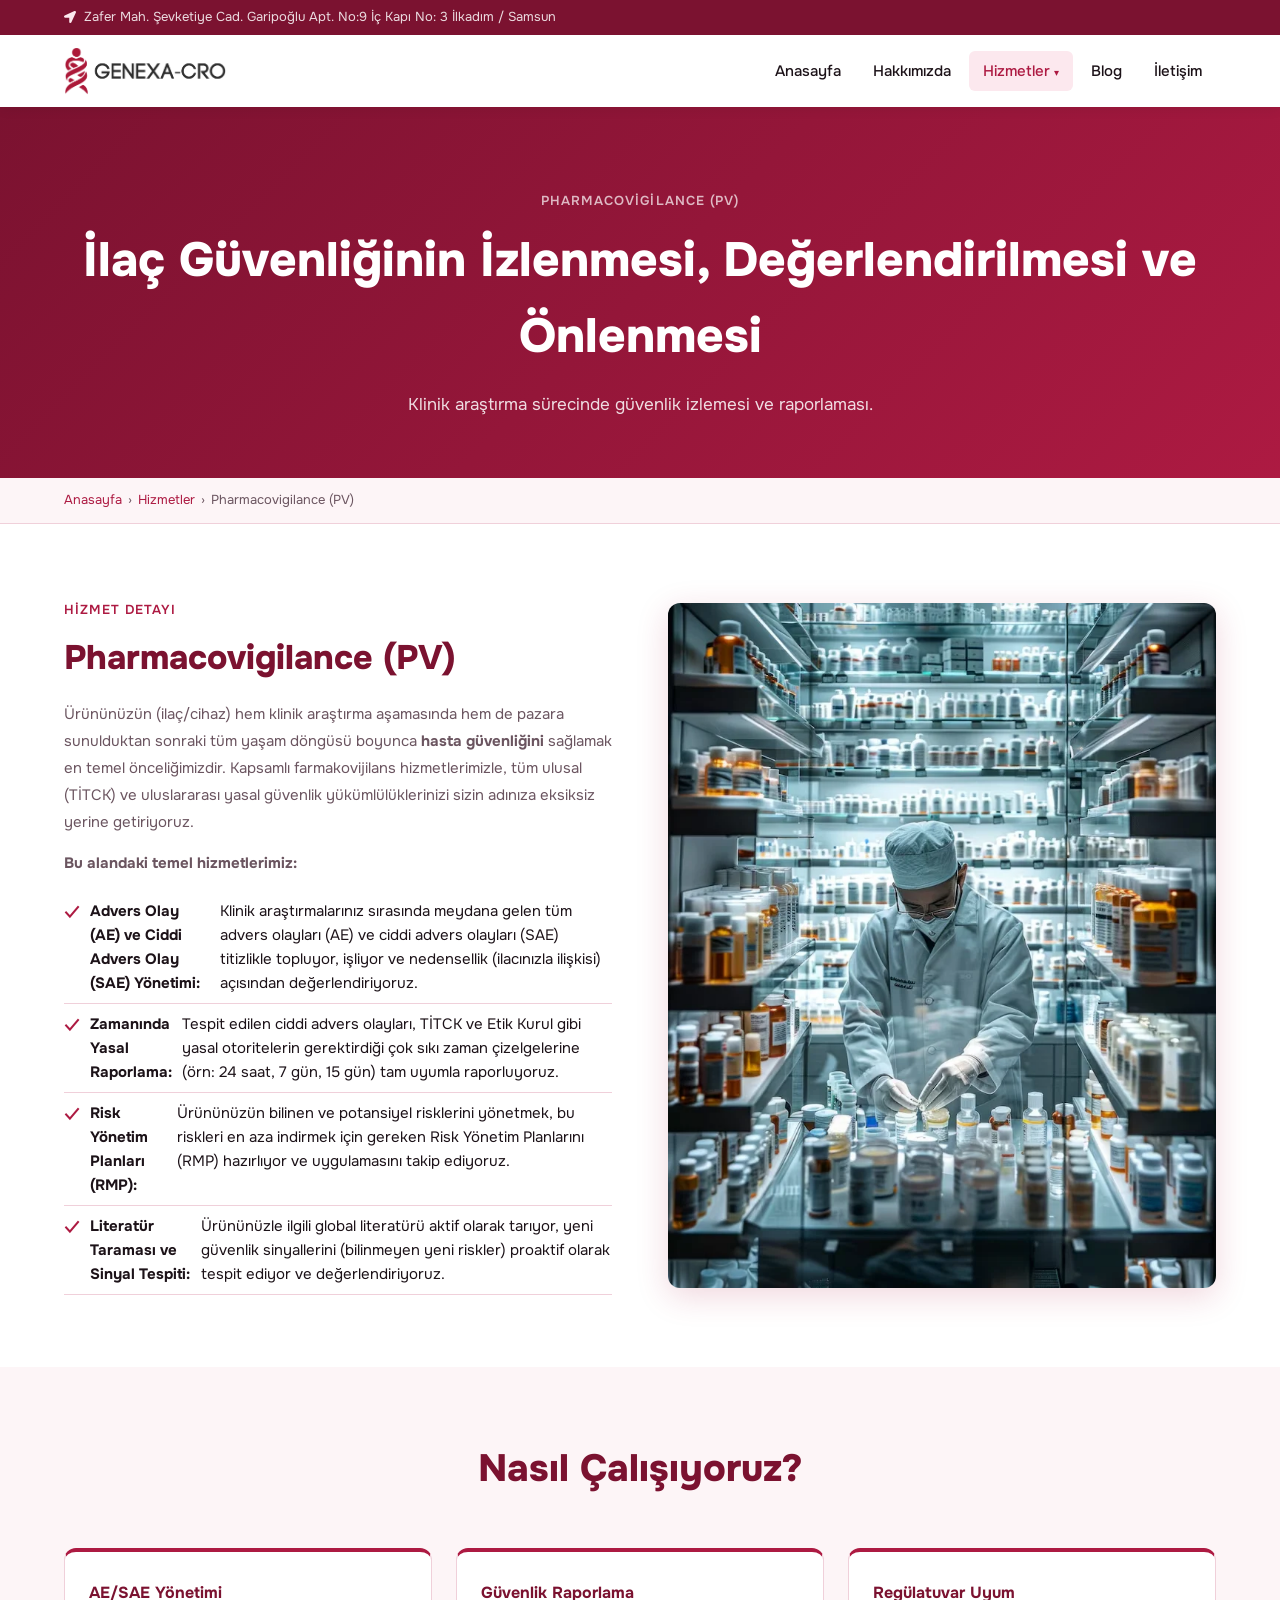
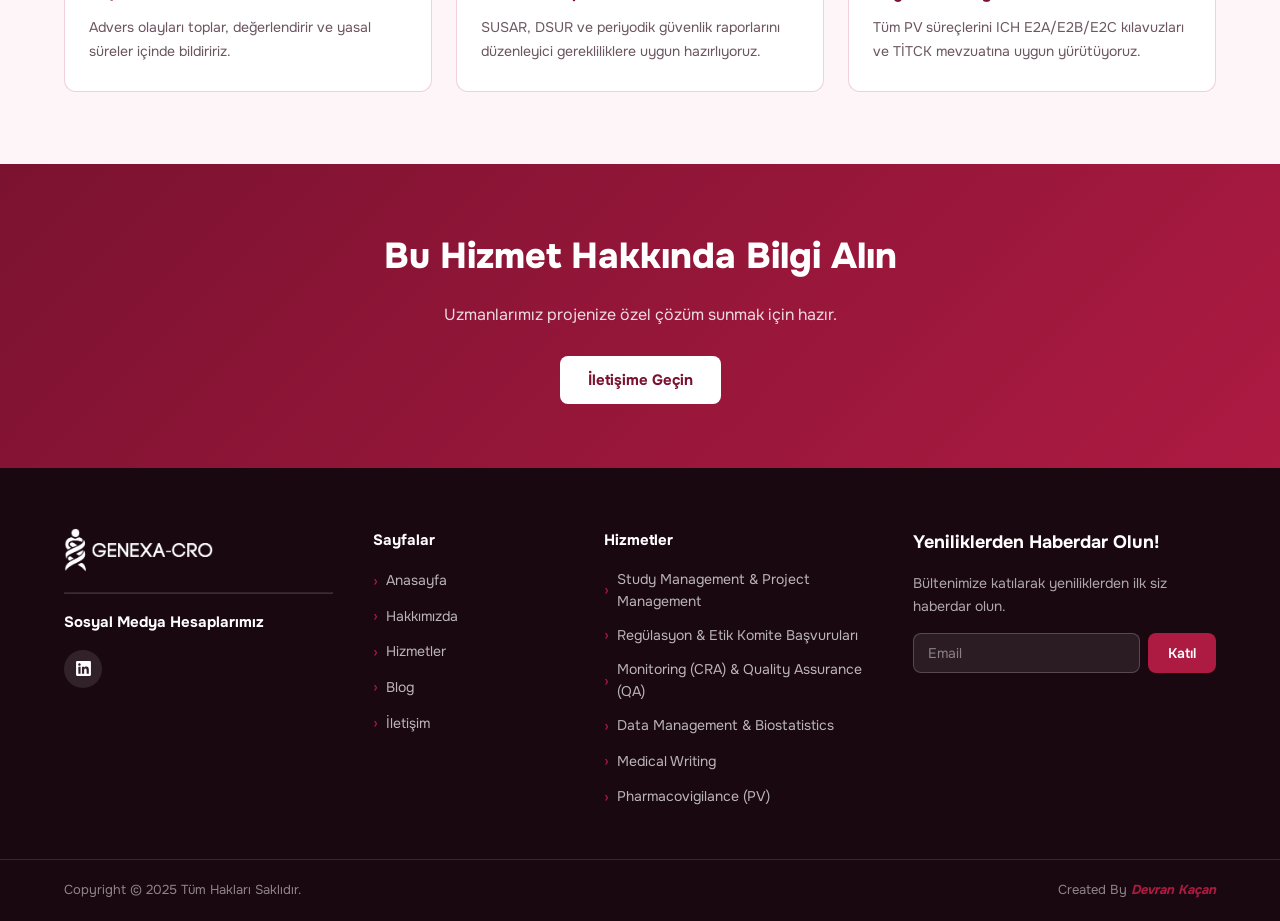
<file: pharmacovigilance-pv.html>
<!DOCTYPE html>
<html lang="tr">
<head>
  <meta charset="UTF-8" /><meta name="viewport" content="width=device-width, initial-scale=1" />
  <title>Pharmacovigilance (PV) – GENEXA CRO</title>
  <link rel="stylesheet" href="https://fonts.googleapis.com/css2?family=Onest:wght@300;400;500;600;700;800&display=swap" />
  <link rel="stylesheet" href="style.css" />
</head>
<body>
<header id="masthead">
  <div class="header-top"><div class="container"><span class="header-address"><svg viewBox="0 0 512 512" xmlns="http://www.w3.org/2000/svg"><path d="M444.52 3.52L28.74 195.42c-47.97 22.39-31.98 92.75 19.19 92.75h175.91v175.91c0 51.17 70.36 67.17 92.75 19.19l191.9-415.78c15.99-38.39-25.59-79.97-63.97-63.97z"/></svg>Zafer Mah. Şevketiye Cad. Garipoğlu Apt. No:9 İç Kapı No: 3 İlkadım / Samsun</span></div></div>
  <div class="header-main"><div class="container header-inner">
    <a href="/" class="logo"><img src="images/gorsel_2025-11-05_171219518.webp" alt="GENEXA CRO" /></a>
    <nav class="nav-menu" id="navMenu"><ul><li><a href="/">Anasayfa</a></li>
<li><a href="hakkimizda">Hakkımızda</a></li>
<li class="has-dropdown"><a href="hizmetler" class="active">Hizmetler <span class="caret">▾</span></a><ul class="dropdown">
          <li><a href="study-management-project-management">Study Management &amp; Project Management</a></li>
          <li><a href="regulasyon-etik-komite-basvurulari">Regülasyon &amp; Etik Komite Başvuruları</a></li>
          <li><a href="monitoring-cra-quality-assurance-qa">Monitoring (CRA) &amp; Quality Assurance (QA)</a></li>
          <li><a href="medical-writing">Medical Writing</a></li>
          <li><a href="data-management-biostatistics">Data Management &amp; Biostatistics</a></li>
          <li><a href="pharmacovigilance-pv">Pharmacovigilance (PV)</a></li>
        </ul></li>
<li><a href="blog">Blog</a></li>
<li><a href="iletisim">İletişim</a></li>
</ul></nav>
    <button class="burger" id="burger" aria-label="Menu"><span></span><span></span><span></span></button>
  </div></div>
</header>
<section class="page-hero">
  <div class="container">
    <span class="label">Pharmacovigilance (PV)</span>
    <h1>İlaç Güvenliğinin İzlenmesi, Değerlendirilmesi ve Önlenmesi</h1>
    <p>Klinik araştırma sürecinde güvenlik izlemesi ve raporlaması.</p>
  </div>
</section>
<div class="breadcrumb"><div class="container"><a href="/">Anasayfa</a><span>›</span><a href="hizmetler">Hizmetler</a><span>›</span>Pharmacovigilance (PV)</div></div>

<section class="content-section">
  <div class="container">
    <div class="two-col">
      <div class="content-text reveal-left">
        <span class="label">Hizmet Detayı</span>
        <h2>Pharmacovigilance (PV)</h2>
        <p>Ürününüzün (ilaç/cihaz) hem klinik araştırma aşamasında hem de pazara sunulduktan sonraki tüm yaşam döngüsü boyunca <strong>hasta güvenliğini</strong> sağlamak en temel önceliğimizdir. Kapsamlı farmakovijilans hizmetlerimizle, tüm ulusal (TİTCK) ve uluslararası yasal güvenlik yükümlülüklerinizi sizin adınıza eksiksiz yerine getiriyoruz.</p>
        <p><strong>Bu alandaki temel hizmetlerimiz:</strong></p>
        <ul>
          <li><strong>Advers Olay (AE) ve Ciddi Advers Olay (SAE) Yönetimi:</strong> Klinik araştırmalarınız sırasında meydana gelen tüm advers olayları (AE) ve ciddi advers olayları (SAE) titizlikle topluyor, işliyor ve nedensellik (ilacınızla ilişkisi) açısından değerlendiriyoruz.</li>
          <li><strong>Zamanında Yasal Raporlama:</strong> Tespit edilen ciddi advers olayları, TİTCK ve Etik Kurul gibi yasal otoritelerin gerektirdiği çok sıkı zaman çizelgelerine (örn: 24 saat, 7 gün, 15 gün) tam uyumla raporluyoruz.</li>
          <li><strong>Risk Yönetim Planları (RMP):</strong> Ürününüzün bilinen ve potansiyel risklerini yönetmek, bu riskleri en aza indirmek için gereken Risk Yönetim Planlarını (RMP) hazırlıyor ve uygulamasını takip ediyoruz.</li>
          <li><strong>Literatür Taraması ve Sinyal Tespiti:</strong> Ürününüzle ilgili global literatürü aktif olarak tarıyor, yeni güvenlik sinyallerini (bilinmeyen yeni riskler) proaktif olarak tespit ediyor ve değerlendiriyoruz.</li>
        </ul>
      </div>
      <div class="content-image reveal-right">
        <img src="images/gorsel_2025-11-30_230315602.webp" alt="Pharmacovigilance (PV)" />
      </div>
    </div>
  </div>
</section>

<section class="detail-section">
  <div class="container">
    <div class="section-header reveal"><h2>Nasıl Çalışıyoruz?</h2></div>
    <div class="detail-grid stagger" style="margin-top:32px;"><div class="detail-card reveal"><h3>AE/SAE Yönetimi</h3><p>Advers olayları toplar, değerlendirir ve yasal süreler içinde bildiririz.</p></div>
<div class="detail-card reveal"><h3>Güvenlik Raporlama</h3><p>SUSAR, DSUR ve periyodik güvenlik raporlarını düzenleyici gerekliliklere uygun hazırlıyoruz.</p></div>
<div class="detail-card reveal"><h3>Regülatuvar Uyum</h3><p>Tüm PV süreçlerini ICH E2A/E2B/E2C kılavuzları ve TİTCK mevzuatına uygun yürütüyoruz.</p></div>
</div>
  </div>
</section>

<section class="cta-banner">
  <div class="container">
    <h2>Bu Hizmet Hakkında Bilgi Alın</h2>
    <p>Uzmanlarımız projenize özel çözüm sunmak için hazır.</p>
    <a href="iletisim" class="btn btn-white">İletişime Geçin</a>
  </div>
</section>
<footer id="colophon">
  <div class="footer-main"><div class="container footer-grid">
    <div class="footer-col"><img src="images/gorsel_2025-11-05_171219518.webp" alt="GENEXA CRO" class="footer-logo" /><hr /><h5>Sosyal Medya Hesaplarımız</h5><div class="social-icons"><a href="#" class="social-icon"><svg viewBox="0 0 448 512" xmlns="http://www.w3.org/2000/svg"><path d="M416 32H31.9C14.3 32 0 46.5 0 64.3v383.4C0 465.5 14.3 480 31.9 480H416c17.6 0 32-14.5 32-32.3V64.3c0-17.8-14.4-32.3-32-32.3zM135.4 416H69V202.2h66.5V416zm-33.2-243c-21.3 0-38.5-17.3-38.5-38.5S80.9 96 102.2 96c21.2 0 38.5 17.3 38.5 38.5 0 21.3-17.2 38.5-38.5 38.5zm282.1 243h-66.4V312c0-24.8-.5-56.7-34.5-56.7-34.6 0-39.9 27-39.9 54.9V416h-66.4V202.2h63.7v29.2h.9c8.9-16.8 30.6-34.5 62.9-34.5 67.2 0 79.7 44.3 79.7 101.9V416z"/></svg></a></div></div>
    <div class="footer-col"><h5>Sayfalar</h5><ul class="footer-links"><li><a href="/">Anasayfa</a></li><li><a href="hakkimizda">Hakkımızda</a></li><li><a href="hizmetler">Hizmetler</a></li><li><a href="blog">Blog</a></li><li><a href="iletisim">İletişim</a></li></ul></div>
    <div class="footer-col"><h5>Hizmetler</h5><ul class="footer-links"><li><a href="study-management-project-management">Study Management &amp; Project Management</a></li><li><a href="regulasyon-etik-komite-basvurulari">Regülasyon &amp; Etik Komite Başvuruları</a></li><li><a href="monitoring-cra-quality-assurance-qa">Monitoring (CRA) &amp; Quality Assurance (QA)</a></li><li><a href="data-management-biostatistics">Data Management &amp; Biostatistics</a></li><li><a href="medical-writing">Medical Writing</a></li><li><a href="pharmacovigilance-pv">Pharmacovigilance (PV)</a></li></ul></div>
    <div class="footer-col"><h4>Yeniliklerden Haberdar Olun!</h4><p>Bültenimize katılarak yeniliklerden ilk siz haberdar olun.</p><form class="newsletter-form" onsubmit="return false;"><input type="email" placeholder="Email" required /><button type="submit">Katıl</button></form></div>
  </div></div>
  <div class="footer-bottom"><div class="container footer-bottom-inner"><span>Copyright © 2025 Tüm Hakları Saklıdır.</span><span>Created By <em><strong><a href="http://devrankacan.com/" target="_blank">Devran Kaçan</a></strong></em></span></div></div>
</footer>
<script src="script.js"></script>
</body></html>
</file>
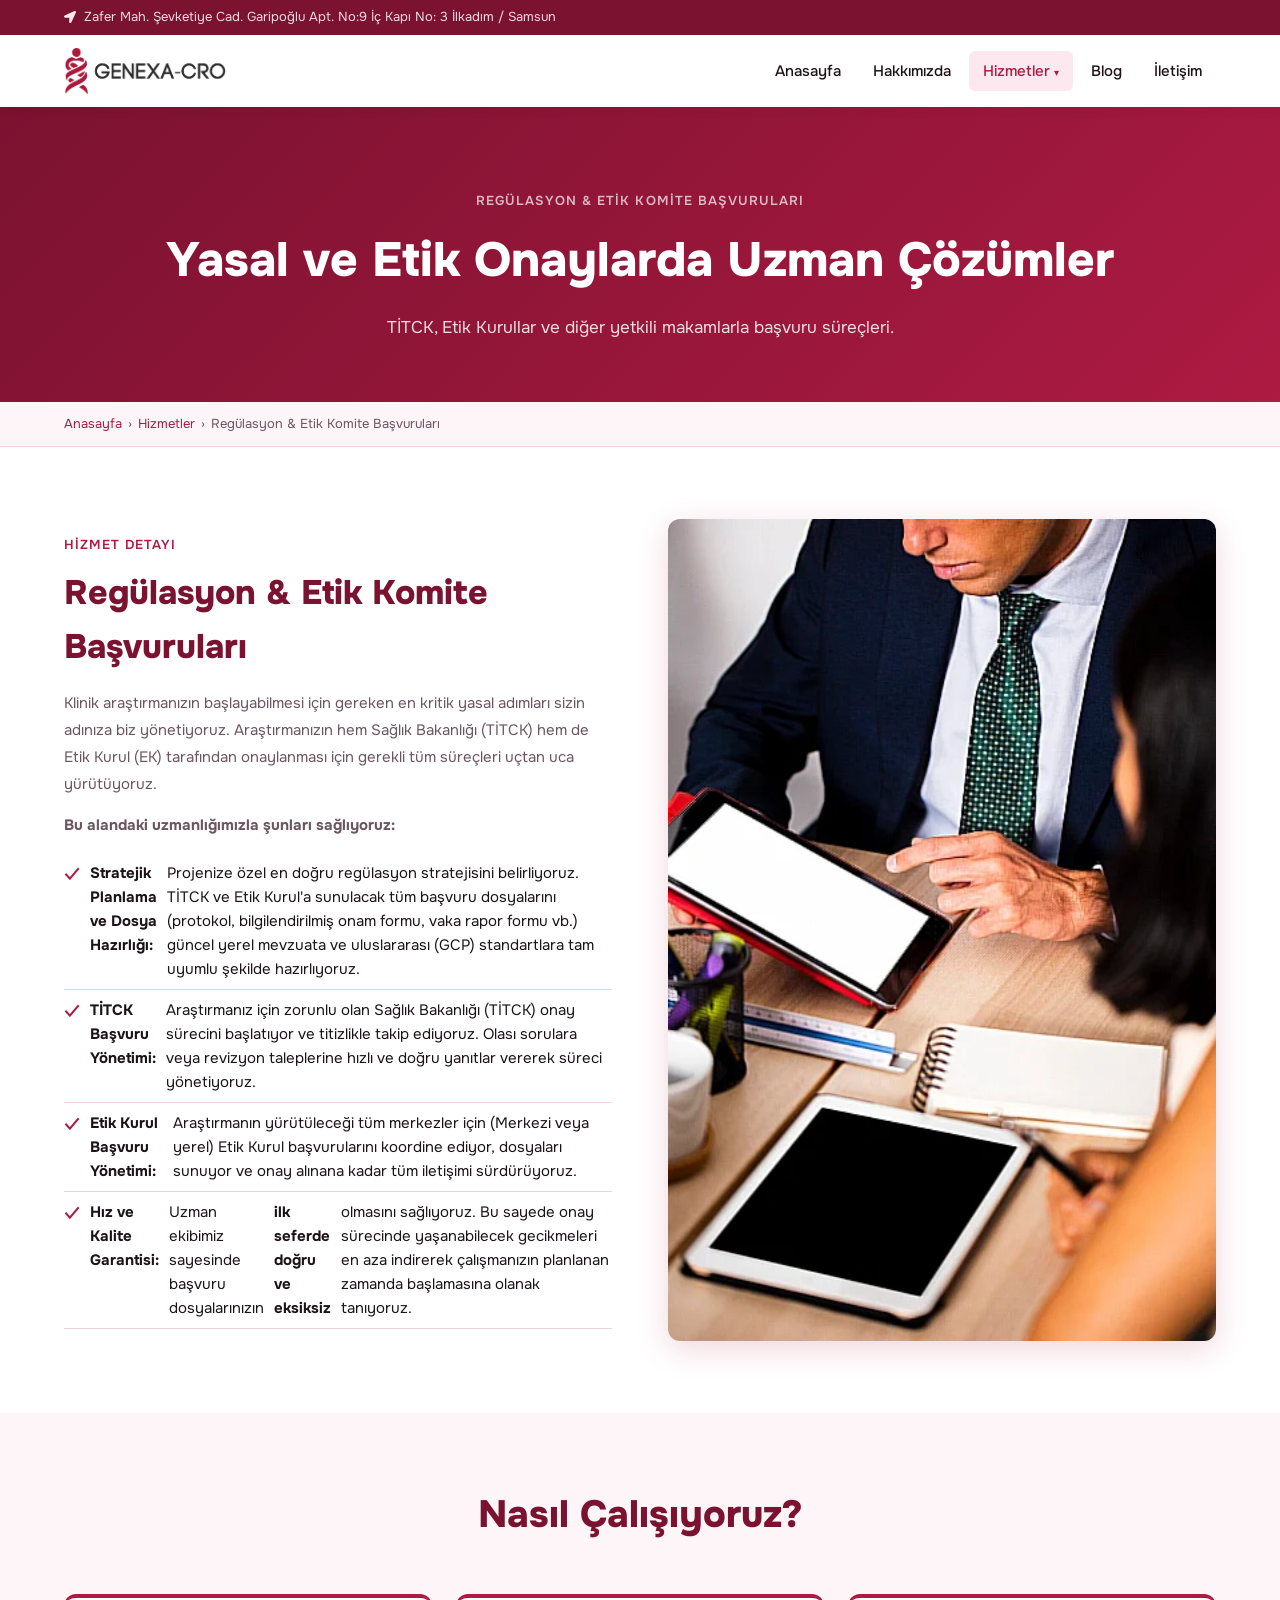
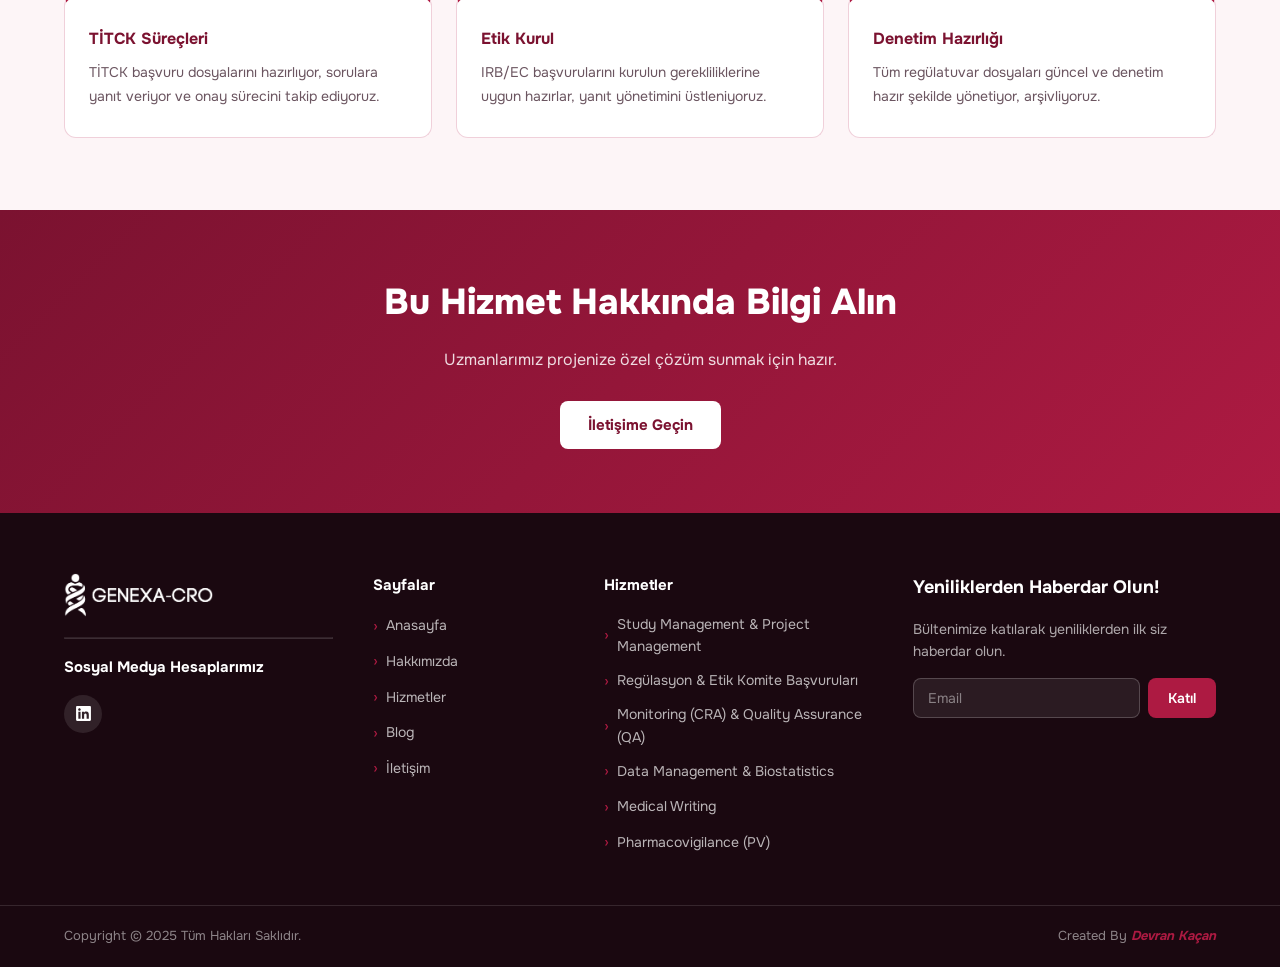
<file: regulasyon-etik-komite-basvurulari.html>
<!DOCTYPE html>
<html lang="tr">
<head>
  <meta charset="UTF-8" /><meta name="viewport" content="width=device-width, initial-scale=1" />
  <title>Regülasyon & Etik Komite Başvuruları – GENEXA CRO</title>
  <link rel="stylesheet" href="https://fonts.googleapis.com/css2?family=Onest:wght@300;400;500;600;700;800&display=swap" />
  <link rel="stylesheet" href="style.css" />
</head>
<body>
<header id="masthead">
  <div class="header-top"><div class="container"><span class="header-address"><svg viewBox="0 0 512 512" xmlns="http://www.w3.org/2000/svg"><path d="M444.52 3.52L28.74 195.42c-47.97 22.39-31.98 92.75 19.19 92.75h175.91v175.91c0 51.17 70.36 67.17 92.75 19.19l191.9-415.78c15.99-38.39-25.59-79.97-63.97-63.97z"/></svg>Zafer Mah. Şevketiye Cad. Garipoğlu Apt. No:9 İç Kapı No: 3 İlkadım / Samsun</span></div></div>
  <div class="header-main"><div class="container header-inner">
    <a href="/" class="logo"><img src="images/gorsel_2025-11-05_171219518.webp" alt="GENEXA CRO" /></a>
    <nav class="nav-menu" id="navMenu"><ul><li><a href="/">Anasayfa</a></li>
<li><a href="hakkimizda">Hakkımızda</a></li>
<li class="has-dropdown"><a href="hizmetler" class="active">Hizmetler <span class="caret">▾</span></a><ul class="dropdown">
          <li><a href="study-management-project-management">Study Management &amp; Project Management</a></li>
          <li><a href="regulasyon-etik-komite-basvurulari">Regülasyon &amp; Etik Komite Başvuruları</a></li>
          <li><a href="monitoring-cra-quality-assurance-qa">Monitoring (CRA) &amp; Quality Assurance (QA)</a></li>
          <li><a href="medical-writing">Medical Writing</a></li>
          <li><a href="data-management-biostatistics">Data Management &amp; Biostatistics</a></li>
          <li><a href="pharmacovigilance-pv">Pharmacovigilance (PV)</a></li>
        </ul></li>
<li><a href="blog">Blog</a></li>
<li><a href="iletisim">İletişim</a></li>
</ul></nav>
    <button class="burger" id="burger" aria-label="Menu"><span></span><span></span><span></span></button>
  </div></div>
</header>
<section class="page-hero">
  <div class="container">
    <span class="label">Regülasyon &amp; Etik Komite Başvuruları</span>
    <h1>Yasal ve Etik Onaylarda Uzman Çözümler</h1>
    <p>TİTCK, Etik Kurullar ve diğer yetkili makamlarla başvuru süreçleri.</p>
  </div>
</section>
<div class="breadcrumb"><div class="container"><a href="/">Anasayfa</a><span>›</span><a href="hizmetler">Hizmetler</a><span>›</span>Regülasyon &amp; Etik Komite Başvuruları</div></div>

<section class="content-section">
  <div class="container">
    <div class="two-col">
      <div class="content-text reveal-left">
        <span class="label">Hizmet Detayı</span>
        <h2>Regülasyon &amp; Etik Komite Başvuruları</h2>
        <p>Klinik araştırmanızın başlayabilmesi için gereken en kritik yasal adımları sizin adınıza biz yönetiyoruz. Araştırmanızın hem Sağlık Bakanlığı (TİTCK) hem de Etik Kurul (EK) tarafından onaylanması için gerekli tüm süreçleri uçtan uca yürütüyoruz.</p>
        <p><strong>Bu alandaki uzmanlığımızla şunları sağlıyoruz:</strong></p>
        <ul>
          <li><strong>Stratejik Planlama ve Dosya Hazırlığı:</strong> Projenize özel en doğru regülasyon stratejisini belirliyoruz. TİTCK ve Etik Kurul'a sunulacak tüm başvuru dosyalarını (protokol, bilgilendirilmiş onam formu, vaka rapor formu vb.) güncel yerel mevzuata ve uluslararası (GCP) standartlara tam uyumlu şekilde hazırlıyoruz.</li>
          <li><strong>TİTCK Başvuru Yönetimi:</strong> Araştırmanız için zorunlu olan Sağlık Bakanlığı (TİTCK) onay sürecini başlatıyor ve titizlikle takip ediyoruz. Olası sorulara veya revizyon taleplerine hızlı ve doğru yanıtlar vererek süreci yönetiyoruz.</li>
          <li><strong>Etik Kurul Başvuru Yönetimi:</strong> Araştırmanın yürütüleceği tüm merkezler için (Merkezi veya yerel) Etik Kurul başvurularını koordine ediyor, dosyaları sunuyor ve onay alınana kadar tüm iletişimi sürdürüyoruz.</li>
          <li><strong>Hız ve Kalite Garantisi:</strong> Uzman ekibimiz sayesinde başvuru dosyalarınızın <strong>ilk seferde doğru ve eksiksiz</strong> olmasını sağlıyoruz. Bu sayede onay sürecinde yaşanabilecek gecikmeleri en aza indirerek çalışmanızın planlanan zamanda başlamasına olanak tanıyoruz.</li>
        </ul>
      </div>
      <div class="content-image reveal-right">
        <img src="images/gorsel_2025-11-30_225549312.webp" alt="Regülasyon &amp; Etik Komite Başvuruları" />
      </div>
    </div>
  </div>
</section>

<section class="detail-section">
  <div class="container">
    <div class="section-header reveal"><h2>Nasıl Çalışıyoruz?</h2></div>
    <div class="detail-grid stagger" style="margin-top:32px;">
      <div class="detail-card reveal"><h3>TİTCK Süreçleri</h3><p>TİTCK başvuru dosyalarını hazırlıyor, sorulara yanıt veriyor ve onay sürecini takip ediyoruz.</p></div>
      <div class="detail-card reveal"><h3>Etik Kurul</h3><p>IRB/EC başvurularını kurulun gerekliliklerine uygun hazırlar, yanıt yönetimini üstleniyoruz.</p></div>
      <div class="detail-card reveal"><h3>Denetim Hazırlığı</h3><p>Tüm regülatuvar dosyaları güncel ve denetim hazır şekilde yönetiyor, arşivliyoruz.</p></div>
    </div>
  </div>
</section>

<section class="cta-banner">
  <div class="container">
    <h2>Bu Hizmet Hakkında Bilgi Alın</h2>
    <p>Uzmanlarımız projenize özel çözüm sunmak için hazır.</p>
    <a href="iletisim" class="btn btn-white">İletişime Geçin</a>
  </div>
</section>
<footer id="colophon">
  <div class="footer-main"><div class="container footer-grid">
    <div class="footer-col"><img src="images/gorsel_2025-11-05_171219518.webp" alt="GENEXA CRO" class="footer-logo" /><hr /><h5>Sosyal Medya Hesaplarımız</h5><div class="social-icons"><a href="#" class="social-icon"><svg viewBox="0 0 448 512" xmlns="http://www.w3.org/2000/svg"><path d="M416 32H31.9C14.3 32 0 46.5 0 64.3v383.4C0 465.5 14.3 480 31.9 480H416c17.6 0 32-14.5 32-32.3V64.3c0-17.8-14.4-32.3-32-32.3zM135.4 416H69V202.2h66.5V416zm-33.2-243c-21.3 0-38.5-17.3-38.5-38.5S80.9 96 102.2 96c21.2 0 38.5 17.3 38.5 38.5 0 21.3-17.2 38.5-38.5 38.5zm282.1 243h-66.4V312c0-24.8-.5-56.7-34.5-56.7-34.6 0-39.9 27-39.9 54.9V416h-66.4V202.2h63.7v29.2h.9c8.9-16.8 30.6-34.5 62.9-34.5 67.2 0 79.7 44.3 79.7 101.9V416z"/></svg></a></div></div>
    <div class="footer-col"><h5>Sayfalar</h5><ul class="footer-links"><li><a href="/">Anasayfa</a></li><li><a href="hakkimizda">Hakkımızda</a></li><li><a href="hizmetler">Hizmetler</a></li><li><a href="blog">Blog</a></li><li><a href="iletisim">İletişim</a></li></ul></div>
    <div class="footer-col"><h5>Hizmetler</h5><ul class="footer-links"><li><a href="study-management-project-management">Study Management &amp; Project Management</a></li><li><a href="regulasyon-etik-komite-basvurulari">Regülasyon &amp; Etik Komite Başvuruları</a></li><li><a href="monitoring-cra-quality-assurance-qa">Monitoring (CRA) &amp; Quality Assurance (QA)</a></li><li><a href="data-management-biostatistics">Data Management &amp; Biostatistics</a></li><li><a href="medical-writing">Medical Writing</a></li><li><a href="pharmacovigilance-pv">Pharmacovigilance (PV)</a></li></ul></div>
    <div class="footer-col"><h4>Yeniliklerden Haberdar Olun!</h4><p>Bültenimize katılarak yeniliklerden ilk siz haberdar olun.</p><form class="newsletter-form" onsubmit="return false;"><input type="email" placeholder="Email" required /><button type="submit">Katıl</button></form></div>
  </div></div>
  <div class="footer-bottom"><div class="container footer-bottom-inner"><span>Copyright © 2025 Tüm Hakları Saklıdır.</span><span>Created By <em><strong><a href="http://devrankacan.com/" target="_blank">Devran Kaçan</a></strong></em></span></div></div>
</footer>
<script src="script.js"></script>
</body></html>
</file>
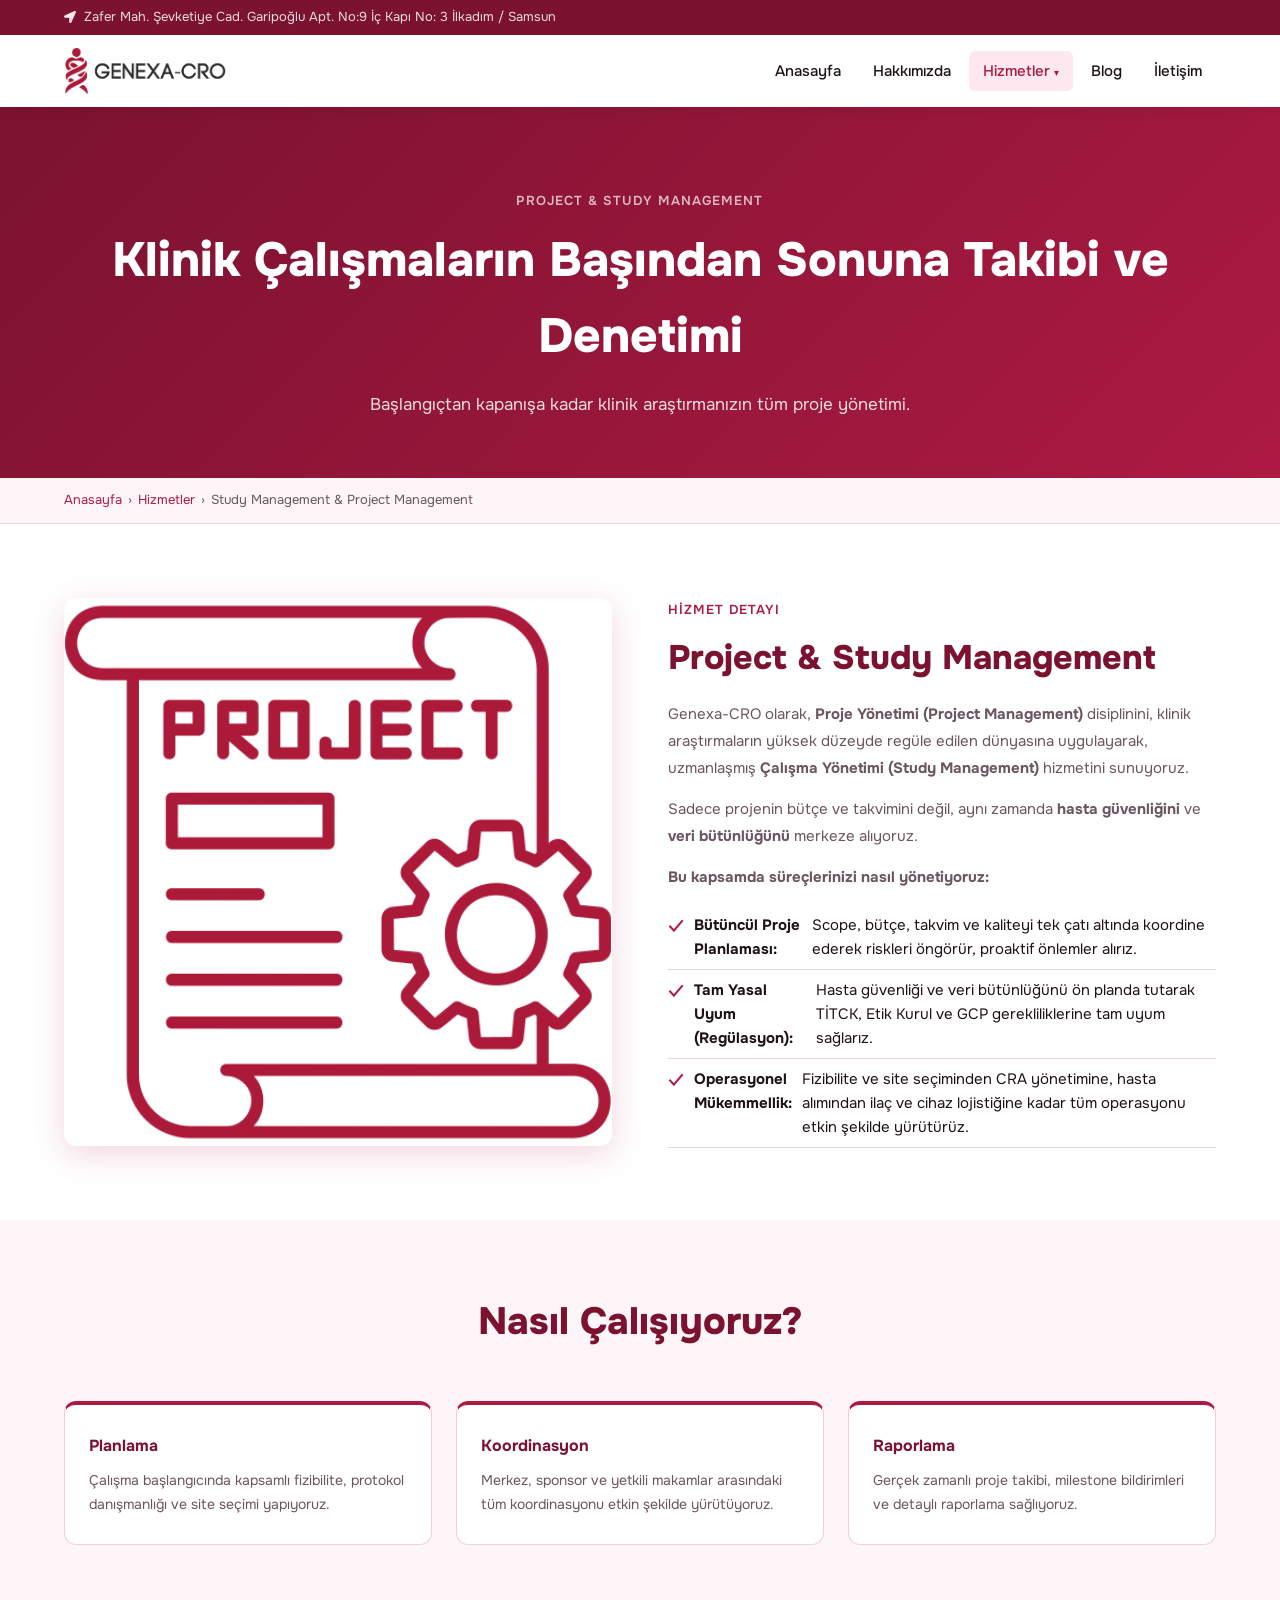
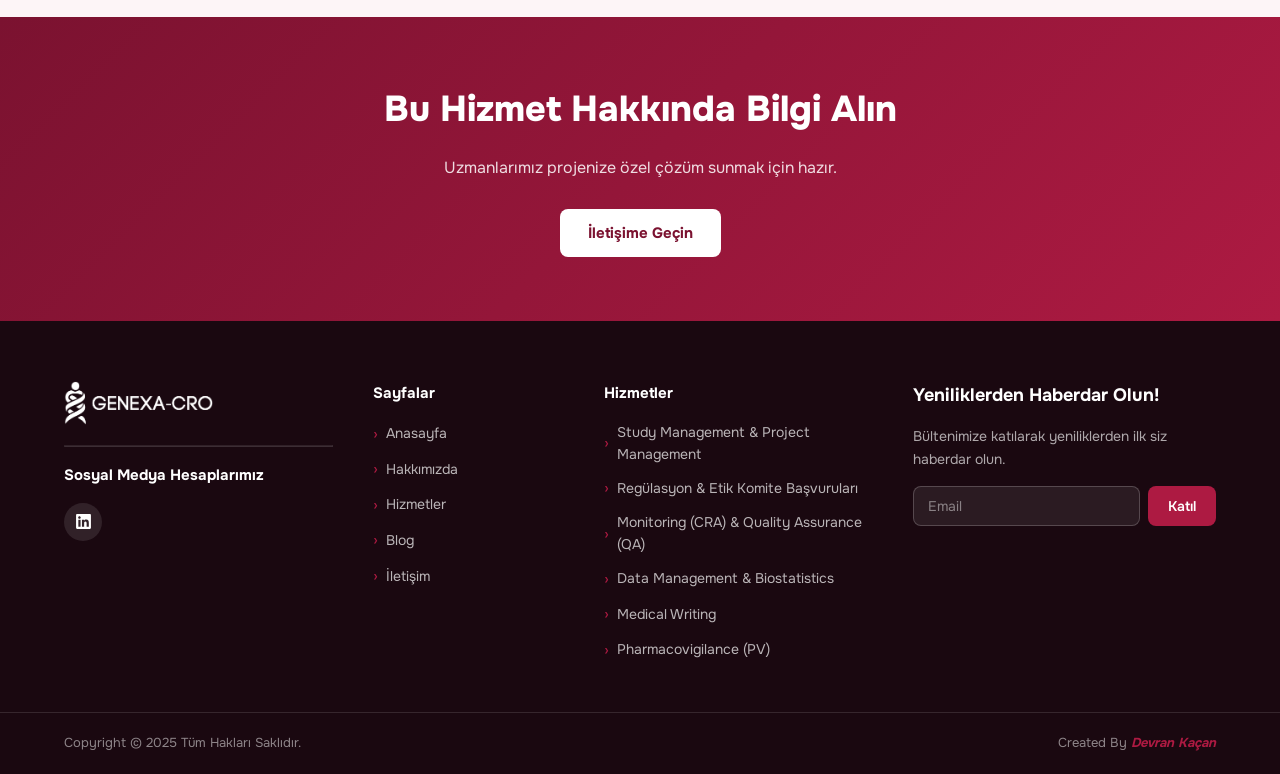
<file: study-management-project-management.html>
<!DOCTYPE html>
<html lang="tr">
<head>
  <meta charset="UTF-8" /><meta name="viewport" content="width=device-width, initial-scale=1" />
  <title>Study Management & Project Management – GENEXA CRO</title>
  <link rel="stylesheet" href="https://fonts.googleapis.com/css2?family=Onest:wght@300;400;500;600;700;800&display=swap" />
  <link rel="stylesheet" href="style.css" />
</head>
<body>
<header id="masthead">
  <div class="header-top"><div class="container"><span class="header-address"><svg viewBox="0 0 512 512" xmlns="http://www.w3.org/2000/svg"><path d="M444.52 3.52L28.74 195.42c-47.97 22.39-31.98 92.75 19.19 92.75h175.91v175.91c0 51.17 70.36 67.17 92.75 19.19l191.9-415.78c15.99-38.39-25.59-79.97-63.97-63.97z"/></svg>Zafer Mah. Şevketiye Cad. Garipoğlu Apt. No:9 İç Kapı No: 3 İlkadım / Samsun</span></div></div>
  <div class="header-main"><div class="container header-inner">
    <a href="/" class="logo"><img src="images/gorsel_2025-11-05_171219518.webp" alt="GENEXA CRO" /></a>
    <nav class="nav-menu" id="navMenu"><ul><li><a href="/">Anasayfa</a></li>
<li><a href="hakkimizda">Hakkımızda</a></li>
<li class="has-dropdown"><a href="hizmetler" class="active">Hizmetler <span class="caret">▾</span></a><ul class="dropdown">
          <li><a href="study-management-project-management">Study Management &amp; Project Management</a></li>
          <li><a href="regulasyon-etik-komite-basvurulari">Regülasyon &amp; Etik Komite Başvuruları</a></li>
          <li><a href="monitoring-cra-quality-assurance-qa">Monitoring (CRA) &amp; Quality Assurance (QA)</a></li>
          <li><a href="medical-writing">Medical Writing</a></li>
          <li><a href="data-management-biostatistics">Data Management &amp; Biostatistics</a></li>
          <li><a href="pharmacovigilance-pv">Pharmacovigilance (PV)</a></li>
        </ul></li>
<li><a href="blog">Blog</a></li>
<li><a href="iletisim">İletişim</a></li>
</ul></nav>
    <button class="burger" id="burger" aria-label="Menu"><span></span><span></span><span></span></button>
  </div></div>
</header>
<section class="page-hero">
  <div class="container">
    <span class="label">Project &amp; Study Management</span>
    <h1>Klinik Çalışmaların Başından Sonuna Takibi ve Denetimi</h1>
    <p>Başlangıçtan kapanışa kadar klinik araştırmanızın tüm proje yönetimi.</p>
  </div>
</section>
<div class="breadcrumb"><div class="container"><a href="/">Anasayfa</a><span>›</span><a href="hizmetler">Hizmetler</a><span>›</span>Study Management &amp; Project Management</div></div>

<section class="content-section">
  <div class="container">
    <div class="two-col">
      <div class="content-image reveal-left">
        <img src="images/Project-Management.webp" alt="Study Management &amp; Project Management" />
      </div>
      <div class="content-text reveal-right">
        <span class="label">Hizmet Detayı</span>
        <h2>Project &amp; Study Management</h2>
        <p>Genexa-CRO olarak, <strong>Proje Yönetimi (Project Management)</strong> disiplinini, klinik araştırmaların yüksek düzeyde regüle edilen dünyasına uygulayarak, uzmanlaşmış <strong>Çalışma Yönetimi (Study Management)</strong> hizmetini sunuyoruz.</p>
        <p>Sadece projenin bütçe ve takvimini değil, aynı zamanda <strong>hasta güvenliğini</strong> ve <strong>veri bütünlüğünü</strong> merkeze alıyoruz.</p>
        <p><strong>Bu kapsamda süreçlerinizi nasıl yönetiyoruz:</strong></p>
        <ul>
          <li><strong>Bütüncül Proje Planlaması:</strong> Scope, bütçe, takvim ve kaliteyi tek çatı altında koordine ederek riskleri öngörür, proaktif önlemler alırız.</li>
          <li><strong>Tam Yasal Uyum (Regülasyon):</strong> Hasta güvenliği ve veri bütünlüğünü ön planda tutarak TİTCK, Etik Kurul ve GCP gerekliliklerine tam uyum sağlarız.</li>
          <li><strong>Operasyonel Mükemmellik:</strong> Fizibilite ve site seçiminden CRA yönetimine, hasta alımından ilaç ve cihaz lojistiğine kadar tüm operasyonu etkin şekilde yürütürüz.</li>
        </ul>
      </div>
    </div>
  </div>
</section>

<section class="detail-section">
  <div class="container">
    <div class="section-header reveal"><h2>Nasıl Çalışıyoruz?</h2></div>
    <div class="detail-grid stagger" style="margin-top:32px;">
      <div class="detail-card reveal"><h3>Planlama</h3><p>Çalışma başlangıcında kapsamlı fizibilite, protokol danışmanlığı ve site seçimi yapıyoruz.</p></div>
      <div class="detail-card reveal"><h3>Koordinasyon</h3><p>Merkez, sponsor ve yetkili makamlar arasındaki tüm koordinasyonu etkin şekilde yürütüyoruz.</p></div>
      <div class="detail-card reveal"><h3>Raporlama</h3><p>Gerçek zamanlı proje takibi, milestone bildirimleri ve detaylı raporlama sağlıyoruz.</p></div>
    </div>
  </div>
</section>

<section class="cta-banner">
  <div class="container">
    <h2>Bu Hizmet Hakkında Bilgi Alın</h2>
    <p>Uzmanlarımız projenize özel çözüm sunmak için hazır.</p>
    <a href="iletisim" class="btn btn-white">İletişime Geçin</a>
  </div>
</section>
<footer id="colophon">
  <div class="footer-main"><div class="container footer-grid">
    <div class="footer-col"><img src="images/gorsel_2025-11-05_171219518.webp" alt="GENEXA CRO" class="footer-logo" /><hr /><h5>Sosyal Medya Hesaplarımız</h5><div class="social-icons"><a href="#" class="social-icon"><svg viewBox="0 0 448 512" xmlns="http://www.w3.org/2000/svg"><path d="M416 32H31.9C14.3 32 0 46.5 0 64.3v383.4C0 465.5 14.3 480 31.9 480H416c17.6 0 32-14.5 32-32.3V64.3c0-17.8-14.4-32.3-32-32.3zM135.4 416H69V202.2h66.5V416zm-33.2-243c-21.3 0-38.5-17.3-38.5-38.5S80.9 96 102.2 96c21.2 0 38.5 17.3 38.5 38.5 0 21.3-17.2 38.5-38.5 38.5zm282.1 243h-66.4V312c0-24.8-.5-56.7-34.5-56.7-34.6 0-39.9 27-39.9 54.9V416h-66.4V202.2h63.7v29.2h.9c8.9-16.8 30.6-34.5 62.9-34.5 67.2 0 79.7 44.3 79.7 101.9V416z"/></svg></a></div></div>
    <div class="footer-col"><h5>Sayfalar</h5><ul class="footer-links"><li><a href="/">Anasayfa</a></li><li><a href="hakkimizda">Hakkımızda</a></li><li><a href="hizmetler">Hizmetler</a></li><li><a href="blog">Blog</a></li><li><a href="iletisim">İletişim</a></li></ul></div>
    <div class="footer-col"><h5>Hizmetler</h5><ul class="footer-links"><li><a href="study-management-project-management">Study Management &amp; Project Management</a></li><li><a href="regulasyon-etik-komite-basvurulari">Regülasyon &amp; Etik Komite Başvuruları</a></li><li><a href="monitoring-cra-quality-assurance-qa">Monitoring (CRA) &amp; Quality Assurance (QA)</a></li><li><a href="data-management-biostatistics">Data Management &amp; Biostatistics</a></li><li><a href="medical-writing">Medical Writing</a></li><li><a href="pharmacovigilance-pv">Pharmacovigilance (PV)</a></li></ul></div>
    <div class="footer-col"><h4>Yeniliklerden Haberdar Olun!</h4><p>Bültenimize katılarak yeniliklerden ilk siz haberdar olun.</p><form class="newsletter-form" onsubmit="return false;"><input type="email" placeholder="Email" required /><button type="submit">Katıl</button></form></div>
  </div></div>
  <div class="footer-bottom"><div class="container footer-bottom-inner"><span>Copyright © 2025 Tüm Hakları Saklıdır.</span><span>Created By <em><strong><a href="http://devrankacan.com/" target="_blank">Devran Kaçan</a></strong></em></span></div></div>
</footer>
<script src="script.js"></script>
</body></html>
</file>
<file: style.css>
/* ===== RESET & BASE ===== */
*, *::before, *::after { box-sizing: border-box; margin: 0; padding: 0; }

:root {
  --primary: #7b1230;
  --primary-dark: #5a0c22;
  --accent: #ad1a42;
  --accent-light: #fce8ee;
  --text: #1c1218;
  --text-muted: #6b5560;
  --white: #fff;
  --bg-light: #fdf5f7;
  --bg-dark: #1a0810;
  --border: #f0d0da;
  --radius: 12px;
  --shadow: 0 4px 24px rgba(173,26,66,.10);
  --shadow-hover: 0 8px 32px rgba(173,26,66,.18);
  --font-main: 'Onest', 'Golos Text', sans-serif;
}

html { scroll-behavior: smooth; }

body {
  font-family: var(--font-main);
  color: var(--text);
  background: var(--white);
  line-height: 1.6;
  font-size: 16px;
}

a { text-decoration: none; color: inherit; }
img { max-width: 100%; height: auto; display: block; }
ul { list-style: none; }

.container {
  max-width: 1200px;
  margin: 0 auto;
  padding: 0 24px;
}

/* ===== LABELS ===== */
.label {
  display: inline-block;
  font-size: 13px;
  font-weight: 600;
  letter-spacing: .08em;
  color: var(--accent);
  text-transform: uppercase;
  margin-bottom: 10px;
}

/* ===== BUTTONS ===== */
.btn {
  display: inline-flex;
  align-items: center;
  gap: 8px;
  padding: 12px 28px;
  border-radius: 8px;
  font-weight: 600;
  font-size: 15px;
  cursor: pointer;
  border: none;
  transition: all .2s;
}
.btn svg { width: 16px; height: 16px; fill: currentColor; }

.btn-primary {
  background: var(--accent);
  color: var(--white);
}
.btn-primary:hover { background: var(--primary-dark); transform: translateY(-1px); box-shadow: var(--shadow-hover); }

.btn-read {
  display: inline-block;
  margin-top: 12px;
  color: var(--accent);
  font-weight: 600;
  font-size: 14px;
  transition: color .2s;
}
.btn-read:hover { color: var(--primary-dark); }

.full-width { width: 100%; justify-content: center; }

/* ===== HEADER ===== */
header { position: sticky; top: 0; z-index: 100; background: var(--white); box-shadow: 0 2px 12px rgba(0,0,0,.07); }

.header-top {
  background: var(--primary);
  color: rgba(255,255,255,.85);
  font-size: 13px;
  padding: 7px 0;
}
.header-address {
  display: flex;
  align-items: center;
  gap: 8px;
}
.header-address svg { width: 12px; height: 12px; fill: var(--accent-light); flex-shrink: 0; }

.header-main { padding: 0; }
.header-inner {
  display: flex;
  align-items: center;
  justify-content: space-between;
  gap: 24px;
  height: 72px;
}

.logo img { height: 48px; width: auto; object-fit: contain; }

.nav-menu > ul {
  display: flex;
  align-items: center;
  gap: 4px;
}
.nav-menu > ul > li { position: relative; }
.nav-menu > ul > li > a {
  display: block;
  padding: 8px 14px;
  font-size: 15px;
  font-weight: 500;
  border-radius: 6px;
  color: var(--text);
  transition: all .2s;
  white-space: nowrap;
}
.nav-menu > ul > li > a:hover,
.nav-menu > ul > li > a.active {
  color: var(--accent);
  background: var(--accent-light);
}
.caret { font-size: 10px; }

.dropdown {
  display: none;
  position: absolute;
  top: calc(100% + 8px);
  left: 0;
  background: var(--white);
  border: 1px solid var(--border);
  border-radius: var(--radius);
  box-shadow: 0 12px 40px rgba(173,26,66,.15);
  width: 300px;
  z-index: 200;
  padding: 8px 0;
  animation: dropdownFade .18s ease;
  flex-direction: column;
}
@keyframes dropdownFade {
  from { opacity: 0; transform: translateY(-6px); }
  to   { opacity: 1; transform: translateY(0); }
}
.has-dropdown:hover .dropdown,
.has-dropdown:focus-within .dropdown { display: block; }
.dropdown li {
  display: block;
  width: 100%;
}
.dropdown li a {
  display: block;
  padding: 11px 20px;
  font-size: 14px;
  color: var(--text);
  white-space: normal;
  transition: background .15s, color .15s, padding-left .15s;
  border-left: 3px solid transparent;
}
.dropdown li a:hover {
  background: var(--accent-light);
  color: var(--accent);
  padding-left: 26px;
  border-left-color: var(--accent);
}

.burger {
  display: none;
  flex-direction: column;
  gap: 5px;
  background: none;
  border: none;
  cursor: pointer;
  padding: 6px;
}
.burger span {
  display: block;
  width: 24px;
  height: 2px;
  background: var(--text);
  border-radius: 2px;
  transition: all .3s;
}

/* ===== HERO ===== */
.hero {
  background: linear-gradient(135deg, #fce8ee 0%, #fff5f7 60%, #f9d5e0 100%);
  padding: 72px 0 0;
  overflow: hidden;
}
.hero-inner {
  display: grid;
  grid-template-columns: 1fr 1fr;
  gap: 48px;
  align-items: center;
}
.hero-text { padding-bottom: 72px; }
.hero-text h1 {
  font-size: clamp(28px, 4vw, 48px);
  font-weight: 800;
  line-height: 1.2;
  color: var(--primary);
  margin-bottom: 20px;
}
.hero-text p {
  font-size: 17px;
  color: var(--text-muted);
  margin-bottom: 32px;
  line-height: 1.7;
}
.hero-image img {
  border-radius: 24px 24px 0 0;
  object-fit: contain;
  object-position: bottom;
  width: 100%;
  height: auto;
  max-height: 520px;
  display: block;
}

/* ===== FEATURES ===== */
.features {
  padding: 64px 0;
  background: var(--white);
}
.features-grid {
  display: grid;
  grid-template-columns: repeat(3, 1fr);
  gap: 24px;
}
.feature-card {
  background: var(--bg-light);
  border: 1px solid var(--border);
  border-radius: var(--radius);
  padding: 28px 24px;
  display: flex;
  gap: 18px;
  align-items: flex-start;
  transition: box-shadow .2s, transform .2s;
}
.feature-card:hover { box-shadow: var(--shadow-hover); transform: translateY(-3px); }
.feature-card img { width: 52px; height: 52px; object-fit: contain; flex-shrink: 0; }
.feature-content h3 { font-size: 16px; font-weight: 700; color: var(--primary); margin-bottom: 8px; }
.feature-content p { font-size: 14px; color: var(--text-muted); line-height: 1.6; }

/* ===== SERVICES ===== */
.services {
  background: var(--bg-light);
  padding: 80px 0;
}
.section-header {
  text-align: center;
  margin-bottom: 48px;
}
.section-header h2 {
  font-size: clamp(24px, 3vw, 38px);
  font-weight: 800;
  color: var(--primary);
  margin-bottom: 16px;
}
.section-header p { font-size: 16px; color: var(--text-muted); }

.services-grid {
  display: grid;
  grid-template-columns: repeat(3, 1fr);
  gap: 24px;
}
.service-card {
  background: var(--white);
  border: 1px solid var(--border);
  border-radius: var(--radius);
  padding: 28px 24px 24px;
  display: flex;
  flex-direction: column;
  transition: box-shadow .2s, transform .2s;
}
.service-card:hover { box-shadow: var(--shadow-hover); transform: translateY(-3px); }
.service-top {
  display: flex;
  align-items: center;
  gap: 14px;
  margin-bottom: 14px;
}
.service-top img { width: 44px; height: 44px; object-fit: contain; flex-shrink: 0; }
.service-top h3 { font-size: 15px; font-weight: 700; color: var(--primary); line-height: 1.35; }
.service-card > p { font-size: 14px; color: var(--text-muted); line-height: 1.6; flex: 1; }

/* ===== COUNTERS ===== */
.counters {
  background: var(--primary);
  padding: 60px 0;
}
.counters-grid {
  display: grid;
  grid-template-columns: repeat(4, 1fr);
  gap: 24px;
  text-align: center;
}
.counter-item { color: var(--white); }
.counter-title { font-size: 14px; font-weight: 500; opacity: .8; margin-bottom: 10px; letter-spacing: .04em; text-transform: uppercase; }
.counter-number { font-size: clamp(32px, 5vw, 54px); font-weight: 800; color: var(--white); line-height: 1; }

/* ===== TABS SECTION ===== */
.tabs-section { padding: 80px 0; background: var(--white); }
.tabs-inner {
  display: grid;
  grid-template-columns: 1fr 1fr;
  gap: 56px;
  align-items: start;
}
.tabs-left h2 {
  font-size: clamp(22px, 3vw, 36px);
  font-weight: 800;
  color: var(--primary);
  margin-bottom: 16px;
}
.tabs-left > p { font-size: 15px; color: var(--text-muted); margin-bottom: 28px; }

.tab-buttons {
  display: flex;
  gap: 8px;
  margin-bottom: 24px;
  border-bottom: 2px solid var(--border);
  padding-bottom: 0;
}
.tab-btn {
  padding: 10px 20px;
  background: none;
  border: none;
  border-bottom: 3px solid transparent;
  margin-bottom: -2px;
  font-size: 15px;
  font-weight: 600;
  color: var(--text-muted);
  cursor: pointer;
  transition: all .2s;
  font-family: var(--font-main);
}
.tab-btn.active, .tab-btn:hover { color: var(--accent); border-bottom-color: var(--accent); }

.tab-content { display: none; }
.tab-content.active { display: block; }

.tab-cols {
  display: grid;
  grid-template-columns: 1fr 1fr;
  gap: 16px;
}
.tab-cols ul { padding-left: 0; }
.tab-cols li {
  padding: 7px 0;
  font-size: 14px;
  color: var(--text);
  border-bottom: 1px solid var(--border);
  display: flex;
  align-items: center;
  gap: 8px;
}
.tab-cols li::before {
  content: '✓';
  color: var(--accent);
  font-weight: 700;
  flex-shrink: 0;
}

.tabs-right img {
  border-radius: var(--radius);
  box-shadow: var(--shadow);
  width: 100%;
}

/* ===== CONTACT SECTION ===== */
.contact-section { background: var(--bg-light); padding: 80px 0; }
.contact-inner {
  display: grid;
  grid-template-columns: 1fr 1fr 1fr;
  gap: 40px;
  align-items: start;
}
.contact-left h2 {
  font-size: clamp(20px, 2.5vw, 30px);
  font-weight: 800;
  color: var(--primary);
  margin-bottom: 16px;
}
.contact-left p { font-size: 15px; color: var(--text-muted); line-height: 1.7; }
.contact-image img { border-radius: var(--radius); box-shadow: var(--shadow); }

.contact-form-wrap {
  background: var(--white);
  border-radius: var(--radius);
  padding: 32px 28px;
  box-shadow: var(--shadow);
}
.form-row { display: grid; grid-template-columns: 1fr 1fr; gap: 12px; margin-bottom: 12px; }
.form-group { display: flex; flex-direction: column; gap: 6px; }
.form-group.full { margin-bottom: 12px; }
.form-group label { font-size: 13px; font-weight: 600; color: var(--text); }
.form-group input,
.form-group select,
.form-group textarea {
  padding: 10px 14px;
  border: 1.5px solid var(--border);
  border-radius: 8px;
  font-size: 14px;
  font-family: var(--font-main);
  color: var(--text);
  background: var(--white);
  transition: border-color .2s;
  outline: none;
  width: 100%;
}
.form-group input:focus,
.form-group select:focus,
.form-group textarea:focus { border-color: var(--accent); }
.form-group textarea { resize: vertical; }
.contact-form button { margin-top: 8px; }

/* ===== FOOTER ===== */
footer { background: var(--bg-dark); color: rgba(255,255,255,.85); }

.footer-main { padding: 60px 0 40px; }
.footer-grid {
  display: grid;
  grid-template-columns: 1.4fr 1fr 1.4fr 1.3fr;
  gap: 40px;
}
.footer-logo { height: 44px; width: auto; object-fit: contain; margin-bottom: 20px; filter: brightness(0) invert(1); }
footer hr { border-color: rgba(255,255,255,.15); margin: 16px 0; }

.footer-col h4, .footer-col h5 {
  color: var(--white);
  font-weight: 700;
  margin-bottom: 16px;
}
.footer-col h4 { font-size: 18px; }
.footer-col h5 { font-size: 15px; }
.footer-col > p { font-size: 14px; color: rgba(255,255,255,.65); margin-bottom: 16px; }

.social-icons { display: flex; gap: 12px; margin-top: 4px; }
.social-icon {
  display: flex;
  align-items: center;
  justify-content: center;
  width: 38px; height: 38px;
  border-radius: 50%;
  background: rgba(255,255,255,.1);
  transition: background .2s, transform .2s;
}
.social-icon:hover { background: var(--accent); transform: scale(1.1); }
.social-icon svg { width: 17px; height: 17px; fill: var(--white); }

.footer-links li {
  display: flex;
  align-items: center;
  gap: 8px;
  margin-bottom: 10px;
}
.footer-links li::before {
  content: '›';
  color: var(--accent);
  font-size: 16px;
  flex-shrink: 0;
}
.footer-links a {
  font-size: 14px;
  color: rgba(255,255,255,.7);
  transition: color .15s;
}
.footer-links a:hover { color: var(--white); }

.newsletter-form { display: flex; gap: 8px; }
.newsletter-form input {
  flex: 1;
  padding: 10px 14px;
  border-radius: 8px;
  border: 1.5px solid rgba(255,255,255,.2);
  background: rgba(255,255,255,.08);
  color: var(--white);
  font-size: 14px;
  font-family: var(--font-main);
  outline: none;
}
.newsletter-form input::placeholder { color: rgba(255,255,255,.45); }
.newsletter-form input:focus { border-color: var(--accent); }
.newsletter-form button {
  padding: 10px 20px;
  background: var(--accent);
  color: var(--white);
  border: none;
  border-radius: 8px;
  font-size: 14px;
  font-weight: 600;
  cursor: pointer;
  font-family: var(--font-main);
  transition: background .2s;
}
.newsletter-form button:hover { background: var(--primary-dark); }

.footer-bottom {
  border-top: 1px solid rgba(255,255,255,.12);
  padding: 20px 0;
}
.footer-bottom-inner {
  display: flex;
  justify-content: space-between;
  align-items: center;
  font-size: 13px;
  color: rgba(255,255,255,.5);
}
.footer-bottom a { color: var(--accent); }
.footer-bottom a:hover { color: var(--white); }

/* ===== ANIMATION ===== */
@keyframes fadeIn {
  from { opacity: 0; transform: translateY(20px); }
  to { opacity: 1; transform: translateY(0); }
}
.animate-fade { animation: fadeIn .6s ease both; }

/* ===== RESPONSIVE ===== */
@media (max-width: 1024px) {
  .services-grid { grid-template-columns: repeat(2, 1fr); }
  .contact-inner { grid-template-columns: 1fr 1fr; }
  .contact-image { display: none; }
  .footer-grid { grid-template-columns: 1fr 1fr; gap: 32px; }
  .tabs-inner { grid-template-columns: 1fr; }
  .tabs-right { display: none; }
}

@media (max-width: 768px) {
  .header-top { display: block; font-size: 10px; padding: 5px 0; }
  .header-address svg { width: 10px; height: 10px; }
  .logo img { height: 38px; }

  .nav-menu {
    display: none;
    position: absolute;
    top: 72px;
    left: 0;
    right: 0;
    background: var(--white);
    border-top: 2px solid var(--accent);
    box-shadow: 0 8px 32px rgba(173,26,66,.12);
    padding: 8px 0 20px;
    z-index: 99;
    max-height: calc(100vh - 72px);
    overflow-y: auto;
  }
  .nav-menu.open { display: block; }
  .nav-menu ul { flex-direction: column; gap: 0; }
  .nav-menu > ul > li > a {
    border-radius: 0;
    padding: 14px 24px;
    font-size: 15px;
    font-weight: 600;
    border-bottom: 1px solid var(--border);
    display: flex;
    justify-content: space-between;
    align-items: center;
  }
  .nav-menu > ul > li > a:hover,
  .nav-menu > ul > li > a.active {
    background: var(--accent-light);
    color: var(--accent);
    border-left: 3px solid var(--accent);
  }
  .dropdown {
    position: static;
    box-shadow: none;
    border: none;
    border-radius: 0;
    padding: 0;
    background: var(--bg-light);
    animation: none;
    display: none;
  }
  .dropdown li a {
    padding: 12px 24px 12px 40px;
    font-size: 14px;
    border-bottom: 1px solid var(--border);
    border-left: none;
  }
  .dropdown li a:hover {
    padding-left: 48px;
    border-left: none;
  }
  .has-dropdown:hover .dropdown { display: none; }
  .has-dropdown:focus-within .dropdown { display: none; }
  .has-dropdown.open .dropdown { display: block; }
  .burger { display: flex; }

  .hero-inner { grid-template-columns: 1fr; }
  .hero-text { padding-bottom: 32px; }
  .hero-image img { height: 280px; border-radius: 16px; }

  .features-grid { grid-template-columns: 1fr; }
  .services-grid { grid-template-columns: 1fr; }
  .counters-grid { grid-template-columns: repeat(2, 1fr); }
  .contact-inner { grid-template-columns: 1fr; }
  .footer-grid { grid-template-columns: 1fr; }
  .footer-bottom-inner { flex-direction: column; gap: 8px; text-align: center; }
  .form-row { grid-template-columns: 1fr; }
  .tab-cols { grid-template-columns: 1fr; }
}

/* ===== SCROLL ANIMATIONS ===== */
.reveal {
  opacity: 0;
  transform: translateY(40px);
  transition: opacity 0.6s ease, transform 0.6s ease;
}
.reveal.visible { opacity: 1; transform: translateY(0); }
.reveal-left {
  opacity: 0;
  transform: translateX(-40px);
  transition: opacity 0.6s ease, transform 0.6s ease;
}
.reveal-left.visible { opacity: 1; transform: translateX(0); }
.reveal-right {
  opacity: 0;
  transform: translateX(40px);
  transition: opacity 0.6s ease, transform 0.6s ease;
}
.reveal-right.visible { opacity: 1; transform: translateX(0); }
.reveal-scale {
  opacity: 0;
  transform: scale(0.92);
  transition: opacity 0.5s ease, transform 0.5s ease;
}
.reveal-scale.visible { opacity: 1; transform: scale(1); }

.stagger > *:nth-child(1) { transition-delay: 0s; }
.stagger > *:nth-child(2) { transition-delay: 0.1s; }
.stagger > *:nth-child(3) { transition-delay: 0.2s; }
.stagger > *:nth-child(4) { transition-delay: 0.3s; }
.stagger > *:nth-child(5) { transition-delay: 0.4s; }
.stagger > *:nth-child(6) { transition-delay: 0.5s; }

/* ===== BURGER ACTIVE ===== */
.burger.active span:nth-child(1) { transform: rotate(45deg) translate(5px, 5px); }
.burger.active span:nth-child(2) { opacity: 0; }
.burger.active span:nth-child(3) { transform: rotate(-45deg) translate(5px, -5px); }

/* ===== PAGE HERO ===== */
.page-hero {
  background: linear-gradient(135deg, var(--primary) 0%, var(--accent) 100%);
  color: var(--white);
  padding: 80px 0 60px;
  text-align: center;
}
.page-hero .label { color: rgba(255,255,255,.7); }
.page-hero h1 { font-size: clamp(28px, 4vw, 48px); font-weight: 800; margin-bottom: 16px; }
.page-hero p { font-size: 17px; opacity: .85; max-width: 600px; margin: 0 auto; }

/* ===== BREADCRUMB ===== */
.breadcrumb {
  background: var(--bg-light);
  padding: 12px 0;
  font-size: 13px;
  color: var(--text-muted);
  border-bottom: 1px solid var(--border);
}
.breadcrumb a { color: var(--accent); }
.breadcrumb span { margin: 0 6px; }

/* ===== CONTENT SECTIONS ===== */
.content-section { padding: 72px 0; }
.content-section.alt-bg { background: var(--bg-light); }

.two-col { display: grid; grid-template-columns: 1fr 1fr; gap: 56px; align-items: center; }
.two-col.reverse { direction: rtl; }
.two-col.reverse > * { direction: ltr; }

.content-text h2 { font-size: clamp(22px, 3vw, 34px); font-weight: 800; color: var(--primary); margin-bottom: 16px; }
.content-text p { font-size: 15px; color: var(--text-muted); line-height: 1.8; margin-bottom: 14px; }
.content-text ul { padding-left: 0; margin-top: 8px; }
.content-text ul li {
  display: flex; align-items: flex-start; gap: 10px;
  padding: 8px 0; font-size: 15px; color: var(--text);
  border-bottom: 1px solid var(--border);
}
.content-text ul li::before { content: '✓'; color: var(--accent); font-weight: 700; flex-shrink: 0; margin-top: 2px; }
.content-image img { border-radius: var(--radius); box-shadow: var(--shadow-hover); width: 100%; }

/* ===== DETAIL CARDS ===== */
.detail-section { padding: 72px 0; background: var(--bg-light); }
.detail-grid { display: grid; grid-template-columns: repeat(3, 1fr); gap: 24px; }
.detail-card {
  background: var(--white); border: 1px solid var(--border);
  border-radius: var(--radius); padding: 28px 24px;
  border-top: 4px solid var(--accent);
  transition: box-shadow .2s, transform .2s;
}
.detail-card:hover { box-shadow: var(--shadow-hover); transform: translateY(-4px); }
.detail-card h3 { font-size: 16px; font-weight: 700; color: var(--primary); margin-bottom: 10px; }
.detail-card p { font-size: 14px; color: var(--text-muted); line-height: 1.7; }

/* ===== CTA BANNER ===== */
.cta-banner { background: linear-gradient(135deg, var(--primary) 0%, var(--accent) 100%); color: var(--white); padding: 64px 0; text-align: center; }
.cta-banner h2 { font-size: clamp(22px, 3vw, 36px); font-weight: 800; margin-bottom: 16px; }
.cta-banner p { font-size: 16px; opacity: .85; margin-bottom: 28px; }
.btn-white { background: var(--white); color: var(--primary); font-weight: 700; }
.btn-white:hover { background: var(--accent-light); }

/* ===== ABOUT / TEAM ===== */
.why-grid { display: grid; grid-template-columns: repeat(3, 1fr); gap: 24px; margin-top: 48px; }
.why-card {
  background: var(--white); border: 1px solid var(--border);
  border-radius: var(--radius); padding: 28px 24px; text-align: center;
  transition: box-shadow .2s, transform .2s;
}
.why-card:hover { box-shadow: var(--shadow-hover); transform: translateY(-4px); }
.why-icon { font-size: 36px; margin-bottom: 14px; }
.why-card h3 { font-size: 16px; font-weight: 700; color: var(--primary); margin-bottom: 8px; }
.why-card p { font-size: 14px; color: var(--text-muted); line-height: 1.6; }

/* ===== BLOG ===== */
.blog-grid { display: grid; grid-template-columns: repeat(3, 1fr); gap: 28px; }
.blog-card { background: var(--white); border: 1px solid var(--border); border-radius: var(--radius); overflow: hidden; cursor: default; }
.blog-card-img { height: 160px; display: flex; align-items: center; justify-content: center; font-size: 52px; background: linear-gradient(135deg, var(--accent-light), var(--bg-light)); }
.blog-card-body { padding: 24px; }
.blog-tag { display: inline-block; background: var(--accent-light); color: var(--accent); font-size: 12px; font-weight: 600; padding: 3px 10px; border-radius: 20px; margin-bottom: 10px; }
.blog-card h3 { font-size: 16px; font-weight: 700; color: var(--primary); margin-bottom: 10px; line-height: 1.4; }
.blog-card p { font-size: 14px; color: var(--text-muted); line-height: 1.6; margin-bottom: 14px; }
.blog-meta { font-size: 12px; color: var(--text-muted); }

/* ===== CONTACT ===== */
.contact-info-grid { display: grid; grid-template-columns: repeat(3, 1fr); gap: 24px; margin-bottom: 56px; }
.contact-info-card {
  background: var(--white); border: 1px solid var(--border);
  border-radius: var(--radius); padding: 32px 24px; text-align: center;
  transition: box-shadow .2s, transform .2s;
}
.contact-info-card:hover { box-shadow: var(--shadow-hover); transform: translateY(-3px); }
.contact-info-icon { font-size: 40px; margin-bottom: 14px; }
.contact-info-card h3 { font-size: 16px; font-weight: 700; color: var(--primary); margin-bottom: 8px; }
.contact-info-card p { font-size: 14px; color: var(--text-muted); }
.contact-form-full { background: var(--white); border-radius: var(--radius); padding: 40px; box-shadow: var(--shadow); max-width: 760px; margin: 0 auto; }
.contact-form-full h2 { font-size: 24px; font-weight: 800; color: var(--primary); margin-bottom: 28px; text-align: center; }
.map-placeholder { background: var(--bg-light); border-radius: var(--radius); height: 350px; display: flex; align-items: center; justify-content: center; font-size: 16px; color: var(--text-muted); margin-top: 56px; border: 1px solid var(--border); }

/* ===== SERVICES PAGE ===== */
.services-page-grid { display: grid; grid-template-columns: repeat(2, 1fr); gap: 28px; }
.service-page-card {
  background: var(--white); border: 1px solid var(--border);
  border-radius: var(--radius); padding: 32px 28px;
  display: flex; flex-direction: column; gap: 14px;
  transition: box-shadow .2s, transform .2s;
  border-left: 5px solid var(--accent);
}
.service-page-card:hover { box-shadow: var(--shadow-hover); transform: translateY(-3px); }
.service-page-top { display: flex; align-items: center; gap: 16px; }
.service-page-top img { width: 52px; height: 52px; object-fit: contain; }
.service-page-top h3 { font-size: 17px; font-weight: 700; color: var(--primary); }
.service-page-card p { font-size: 14px; color: var(--text-muted); line-height: 1.7; }

/* ===== RESPONSIVE EXTRA ===== */
@media (max-width: 1024px) {
  .why-grid { grid-template-columns: repeat(2, 1fr); }
  .services-page-grid { grid-template-columns: 1fr; }
}
@media (max-width: 768px) {
  .two-col { grid-template-columns: 1fr; gap: 32px; }
  .two-col.reverse { direction: ltr; }
  .detail-grid { grid-template-columns: 1fr; }
  .why-grid { grid-template-columns: 1fr; }
  .blog-grid { grid-template-columns: 1fr; }
  .contact-info-grid { grid-template-columns: 1fr; }
  .contact-form-full { padding: 24px 16px; }
  .page-hero { padding: 56px 0 40px; }
  .content-section { padding: 48px 0; }
  .detail-section { padding: 48px 0; }
  .cta-banner { padding: 48px 0; }
}
@media (max-width: 480px) {
  .container { padding: 0 16px; }
  .hero-text h1 { font-size: 26px; }
  .btn { padding: 11px 20px; font-size: 14px; }
  .counters-grid { grid-template-columns: 1fr 1fr; }
  .header-inner { height: 60px; }
  .logo img { height: 32px; }
}

/* ===== TEAM GRID (alias) ===== */
.team-grid {
  display: grid;
  grid-template-columns: repeat(3, 1fr);
  gap: 28px;
  margin-top: 48px;
}
.team-card {
  background: var(--white);
  border: 1px solid var(--border);
  border-radius: var(--radius);
  padding: 32px 24px;
  text-align: center;
  transition: box-shadow .2s, transform .2s;
}
.team-card:hover { box-shadow: var(--shadow-hover); transform: translateY(-4px); }
.team-icon {
  width: 72px; height: 72px;
  border-radius: 50%;
  background: var(--accent-light);
  display: flex; align-items: center; justify-content: center;
  margin: 0 auto 16px;
  font-size: 28px;
}
.team-card h3 { font-size: 17px; font-weight: 700; color: var(--primary); margin-bottom: 8px; }
.team-card p { font-size: 14px; color: var(--text-muted); }

/* ===== SERVICE CARD BODY (hizmetler page) ===== */
.service-card-img { height: 160px; display: flex; align-items: center; justify-content: center; background: var(--bg-light); overflow: hidden; }
.service-card-img img { width: 100%; height: 100%; object-fit: cover; }
.service-card-body { padding: 24px; display: flex; flex-direction: column; flex: 1; }
.service-card-body h3 { font-size: 16px; font-weight: 700; color: var(--primary); margin-bottom: 10px; line-height: 1.4; }
.service-card-body p { font-size: 14px; color: var(--text-muted); line-height: 1.6; flex: 1; margin-bottom: 16px; }
.btn-outline { display: inline-flex; align-items: center; padding: 9px 20px; border: 2px solid var(--accent); border-radius: 8px; color: var(--accent); font-weight: 600; font-size: 14px; transition: all .2s; }
.btn-outline:hover { background: var(--accent); color: var(--white); }

@media (max-width: 768px) {
  .team-grid { grid-template-columns: 1fr; }
}
</file>
